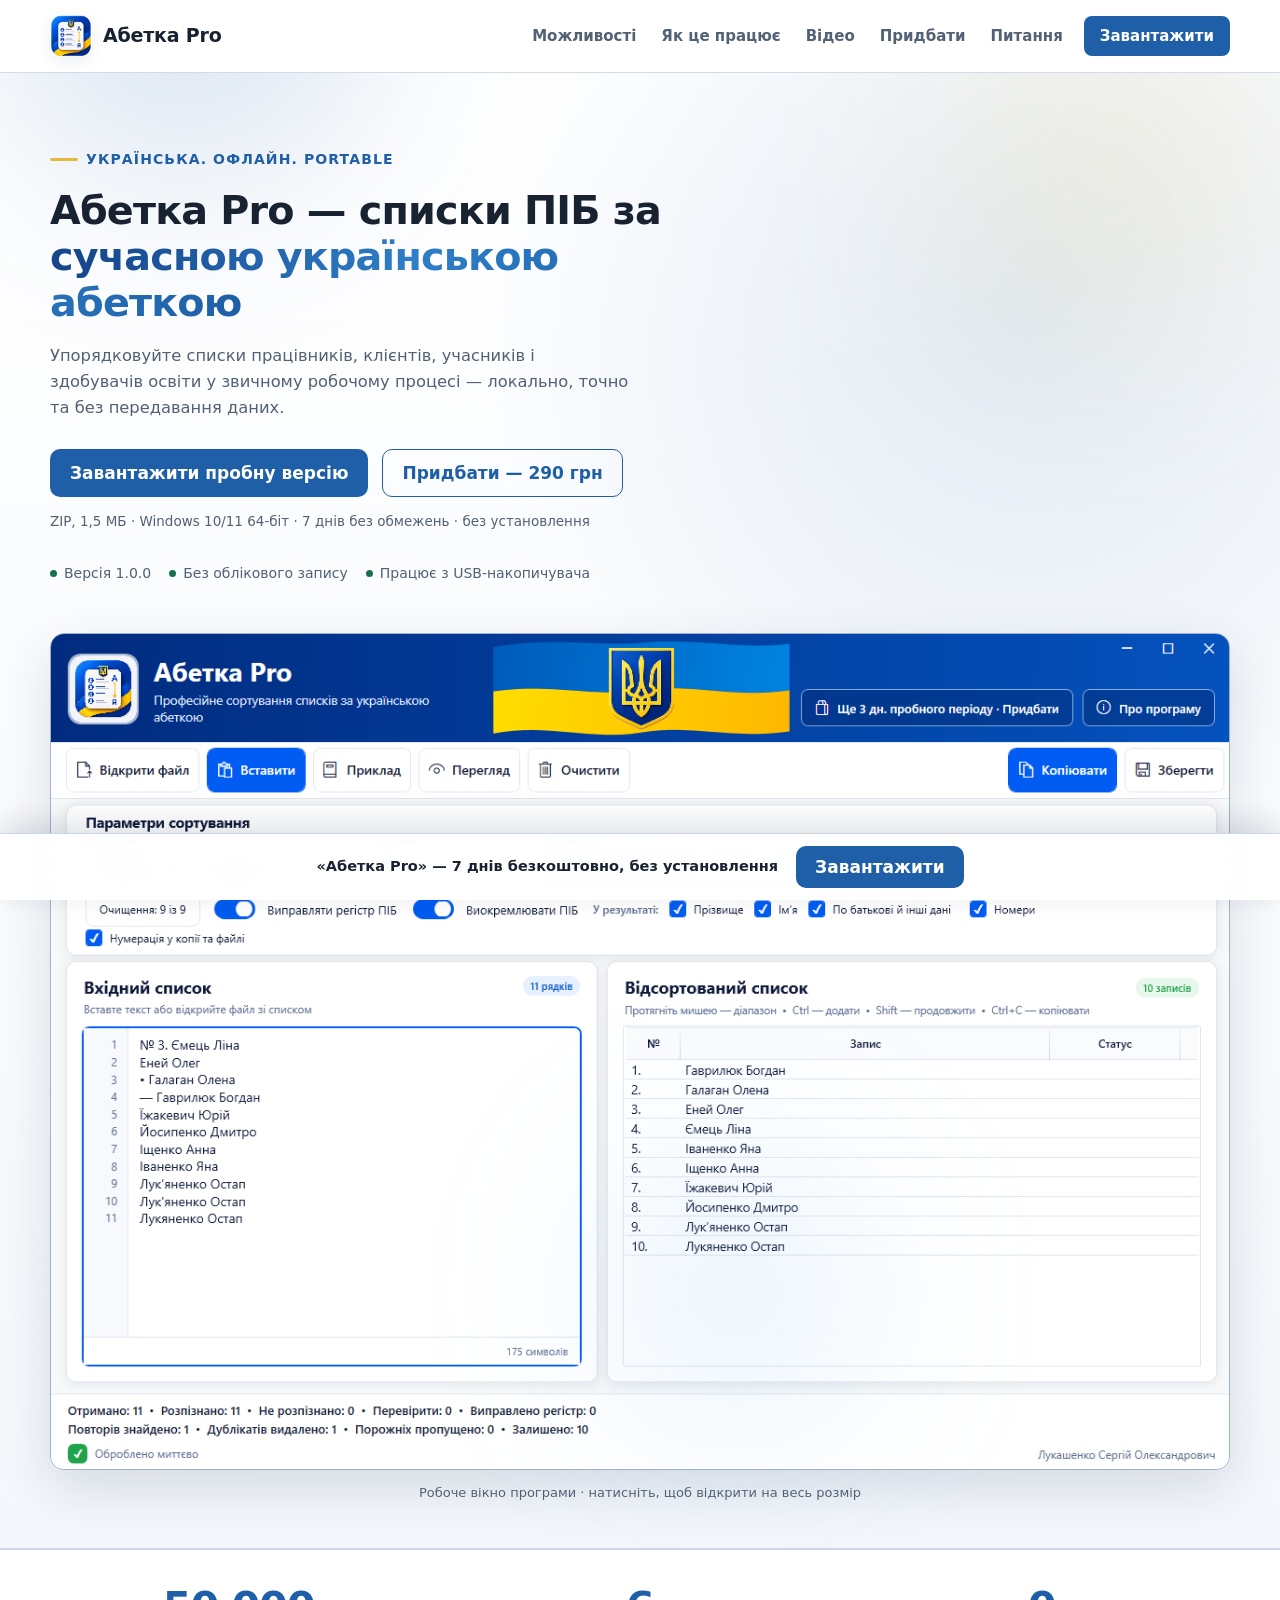
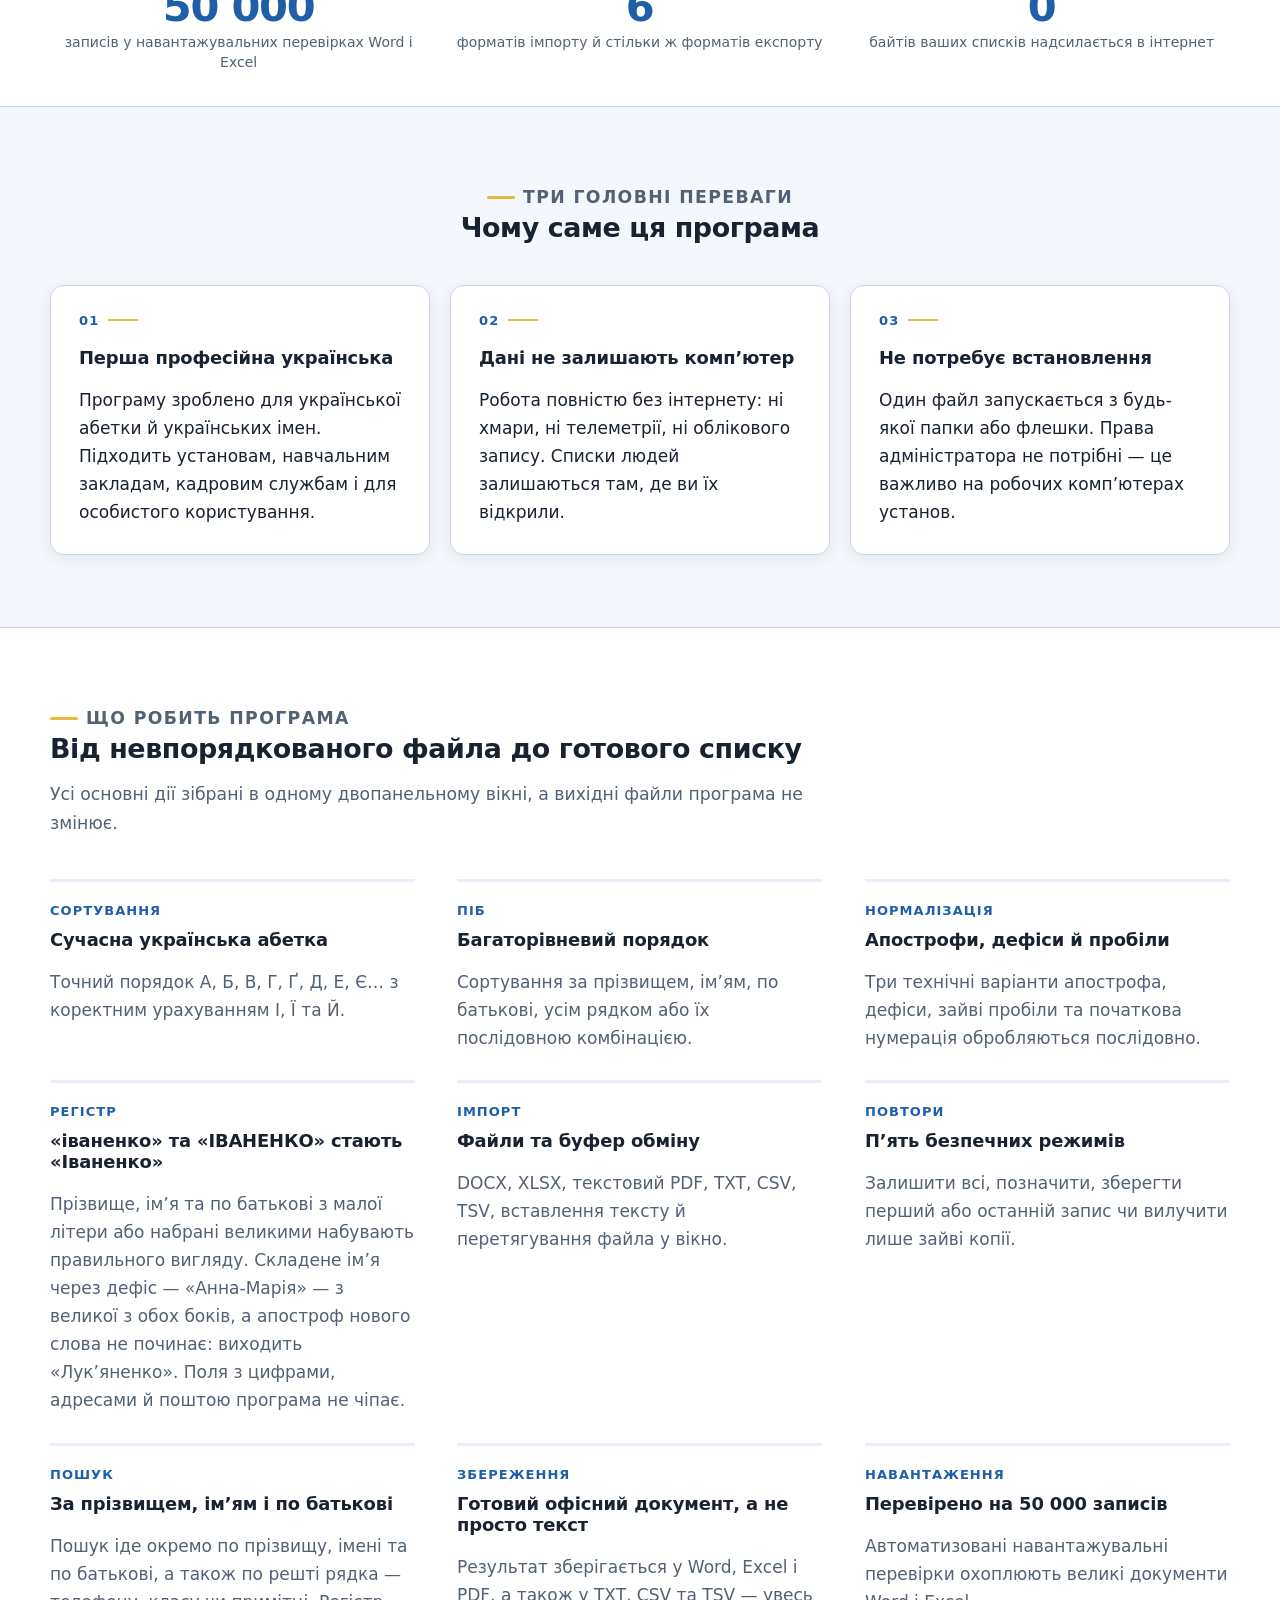
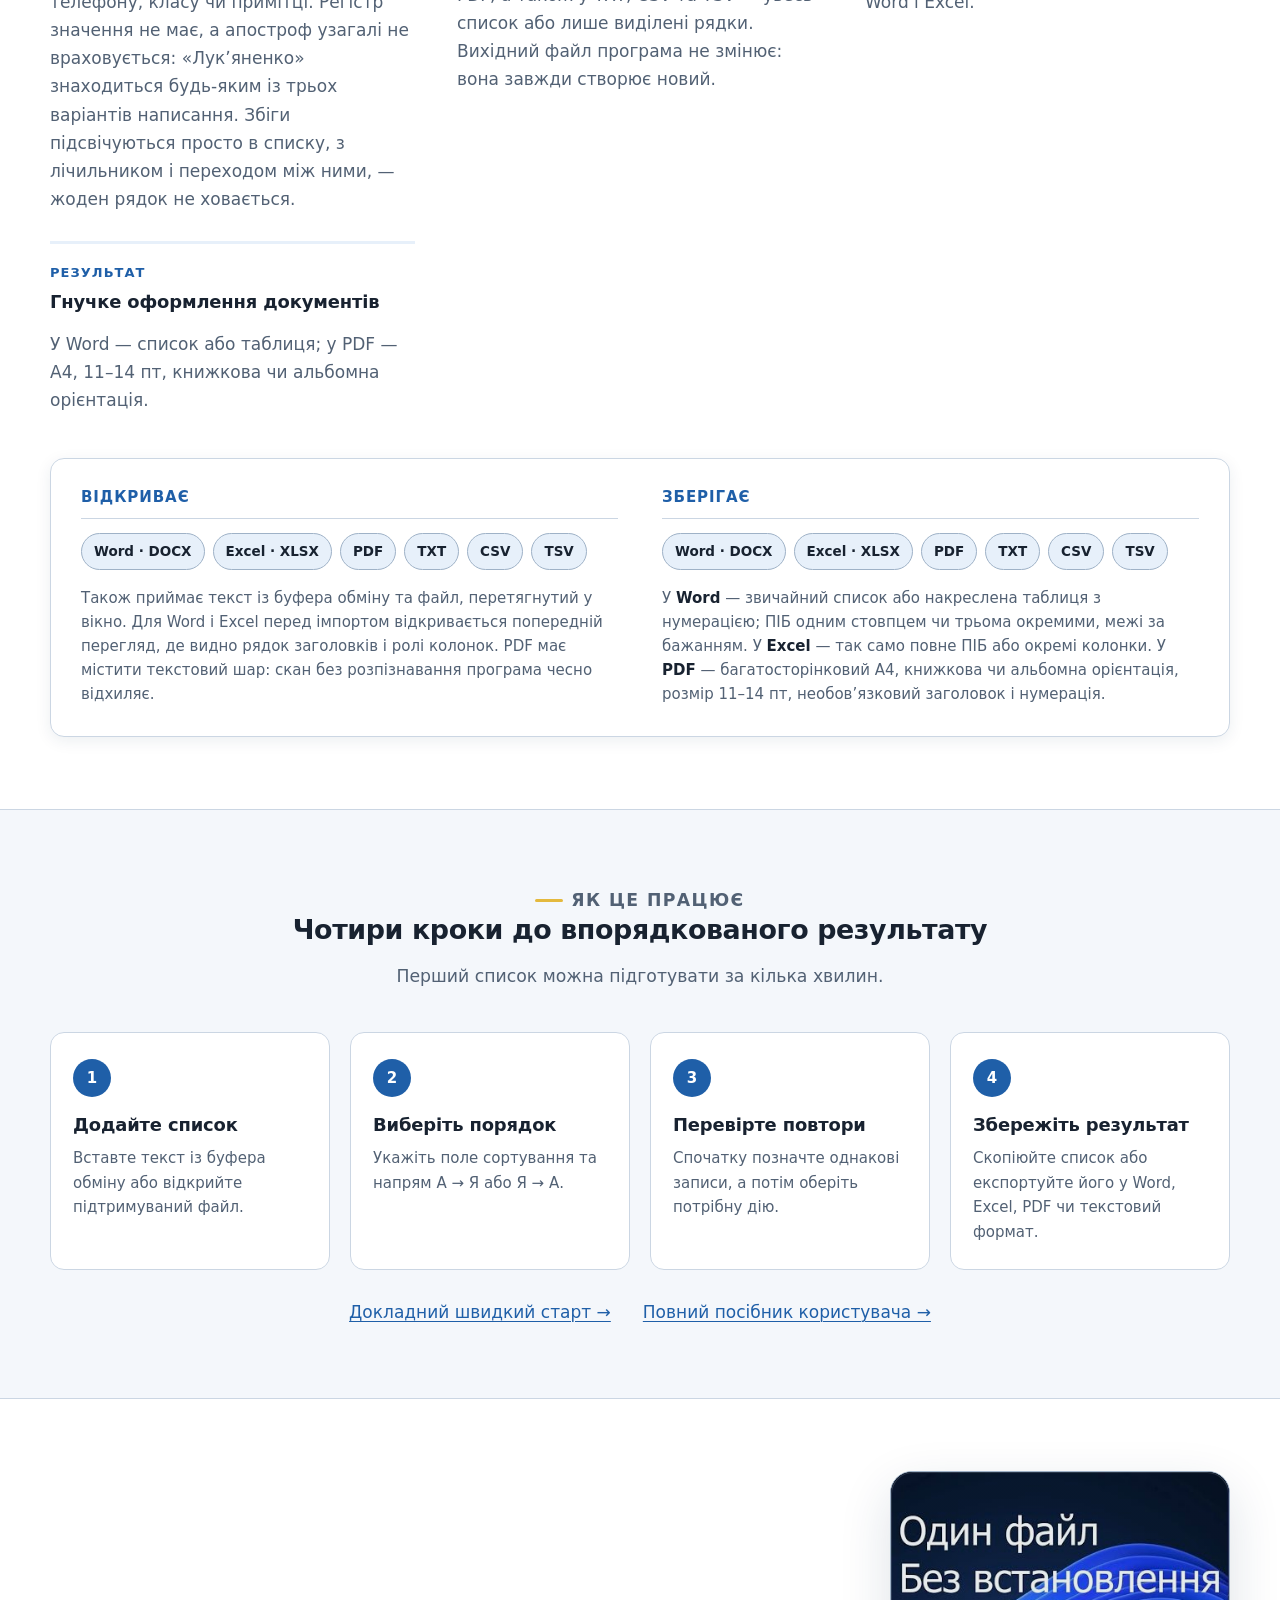
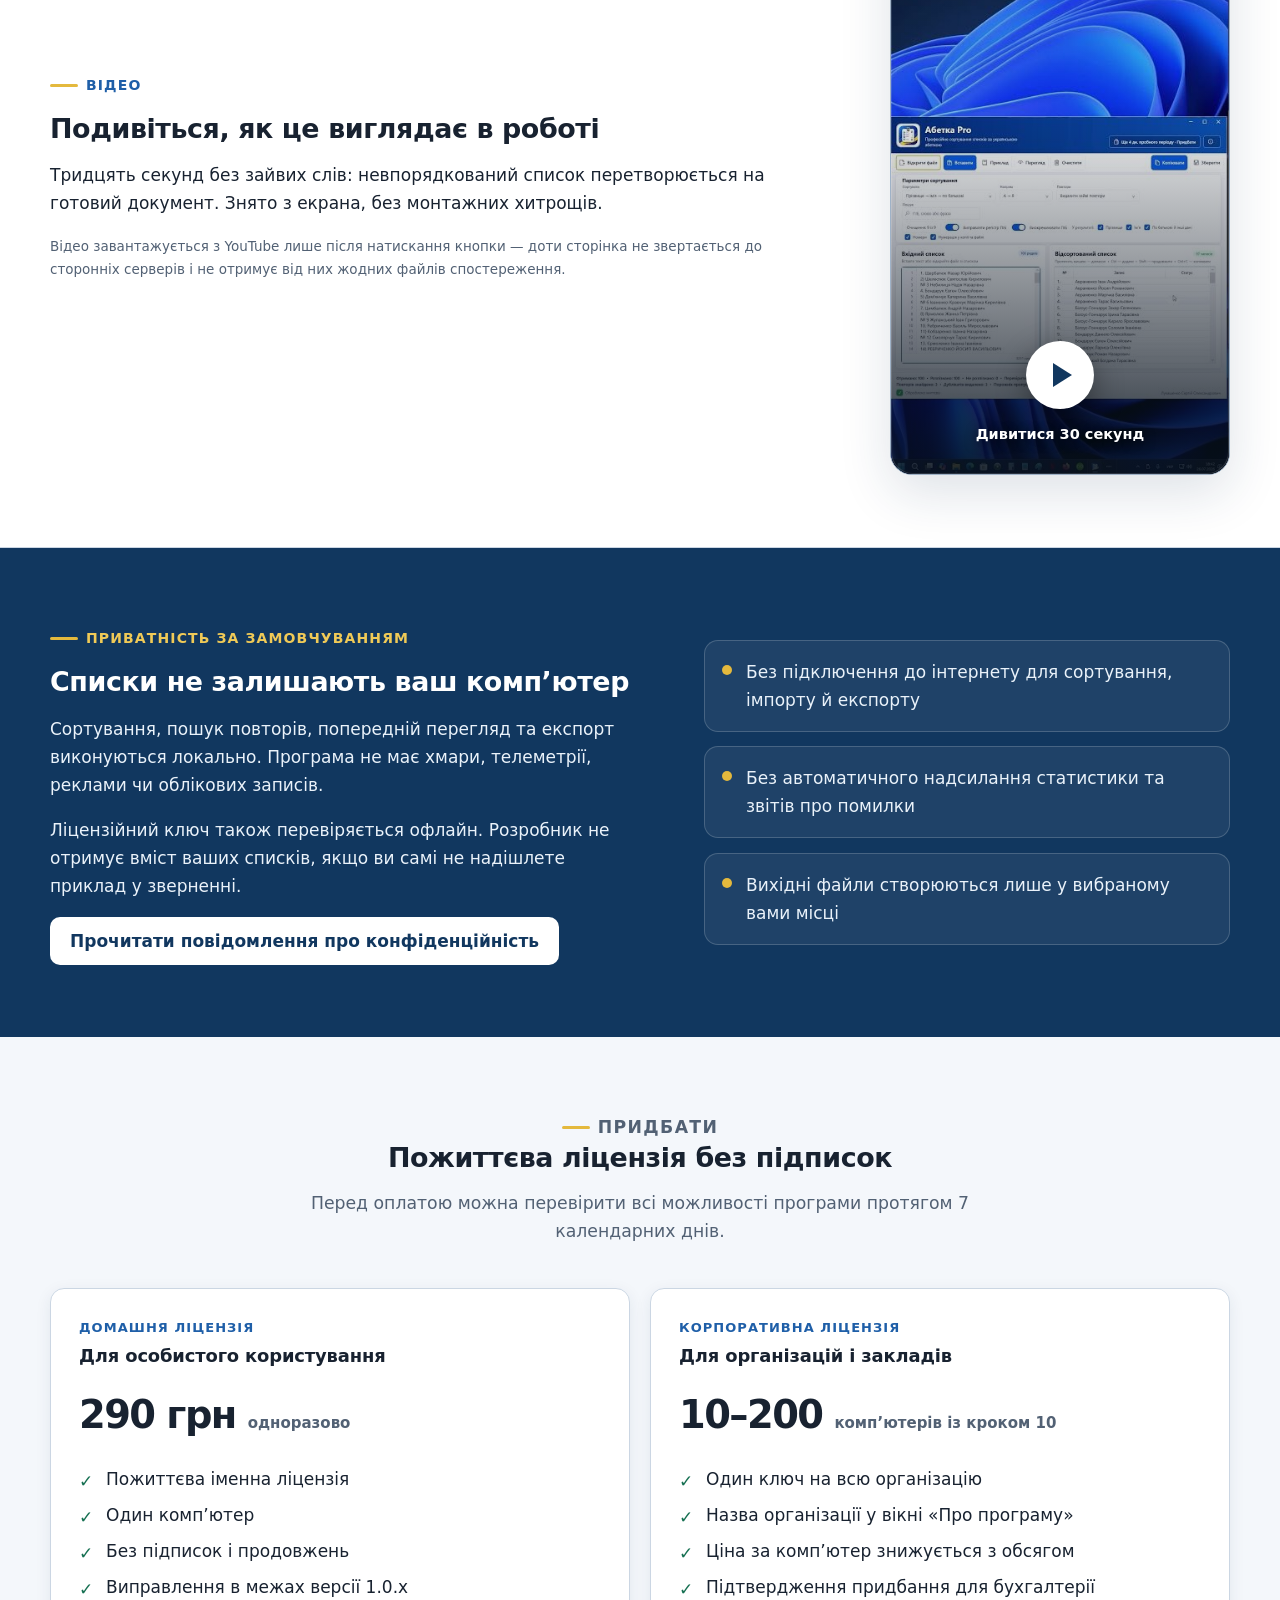
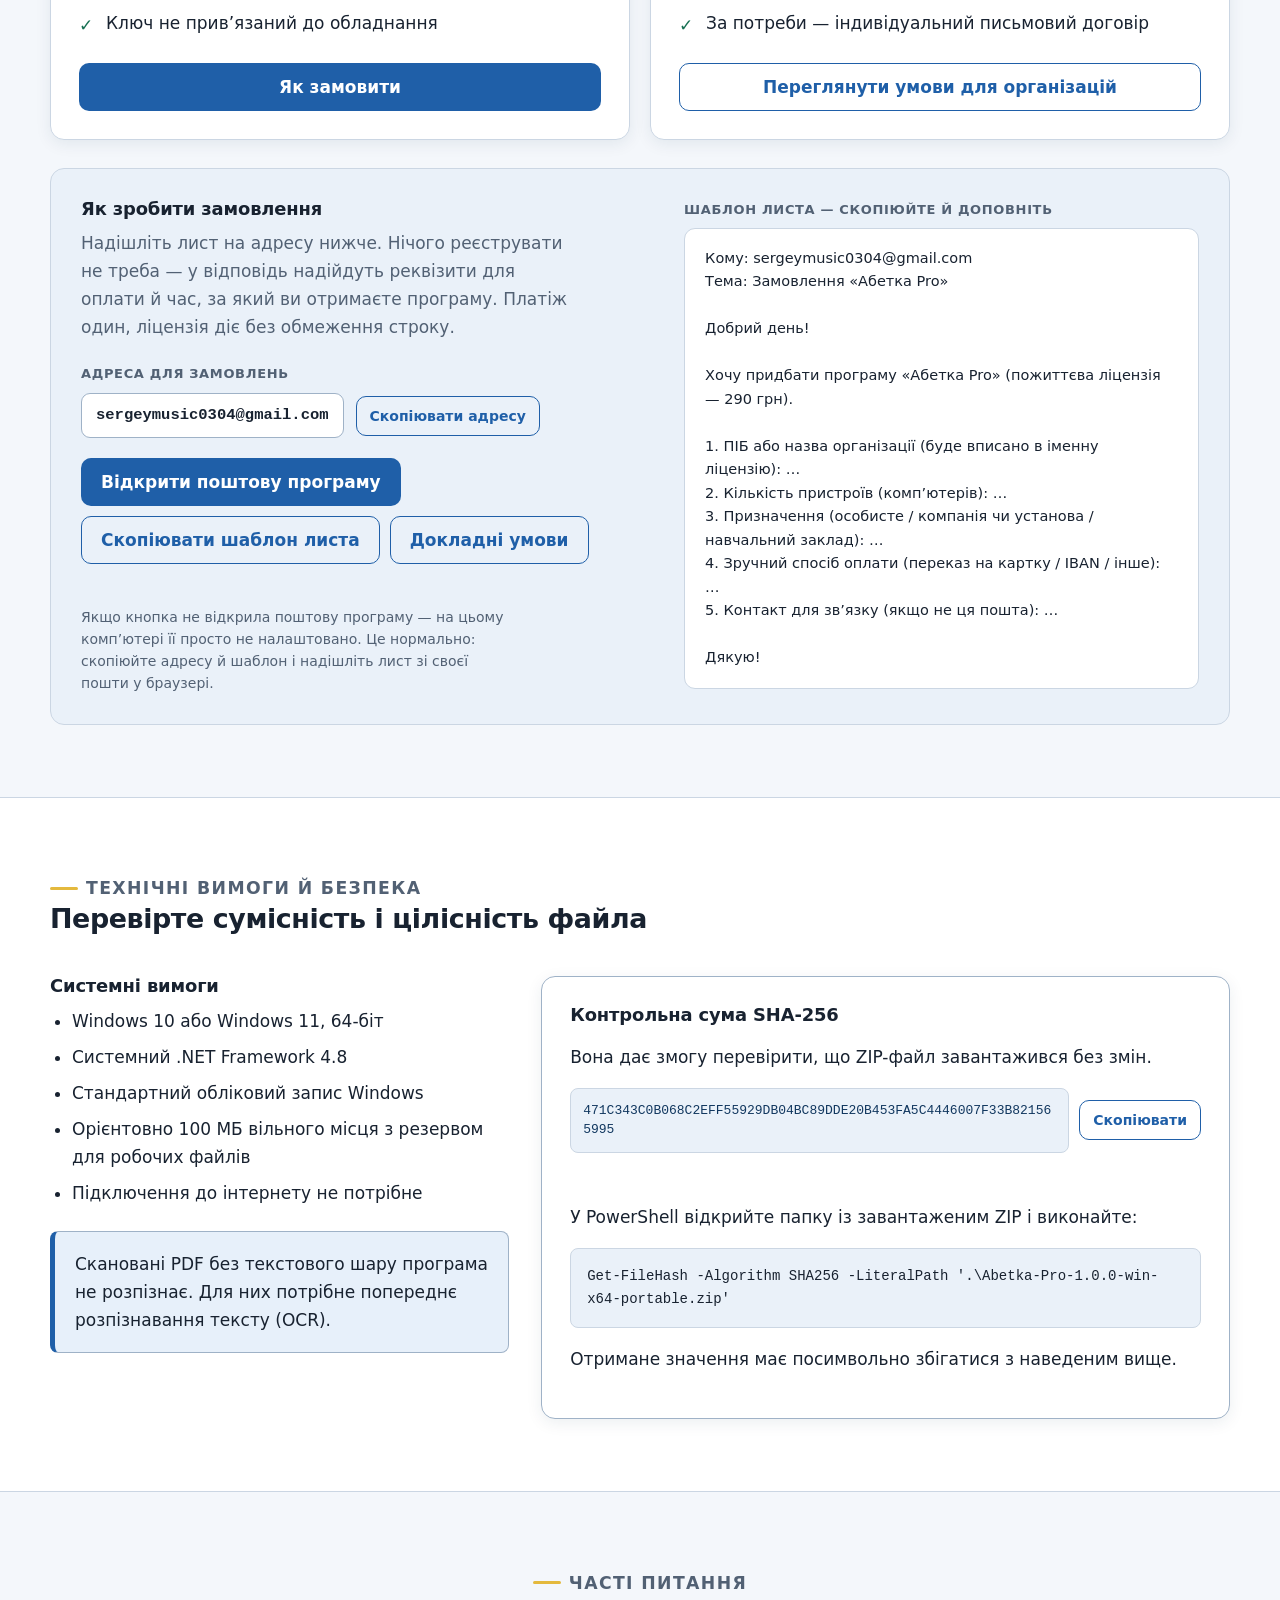
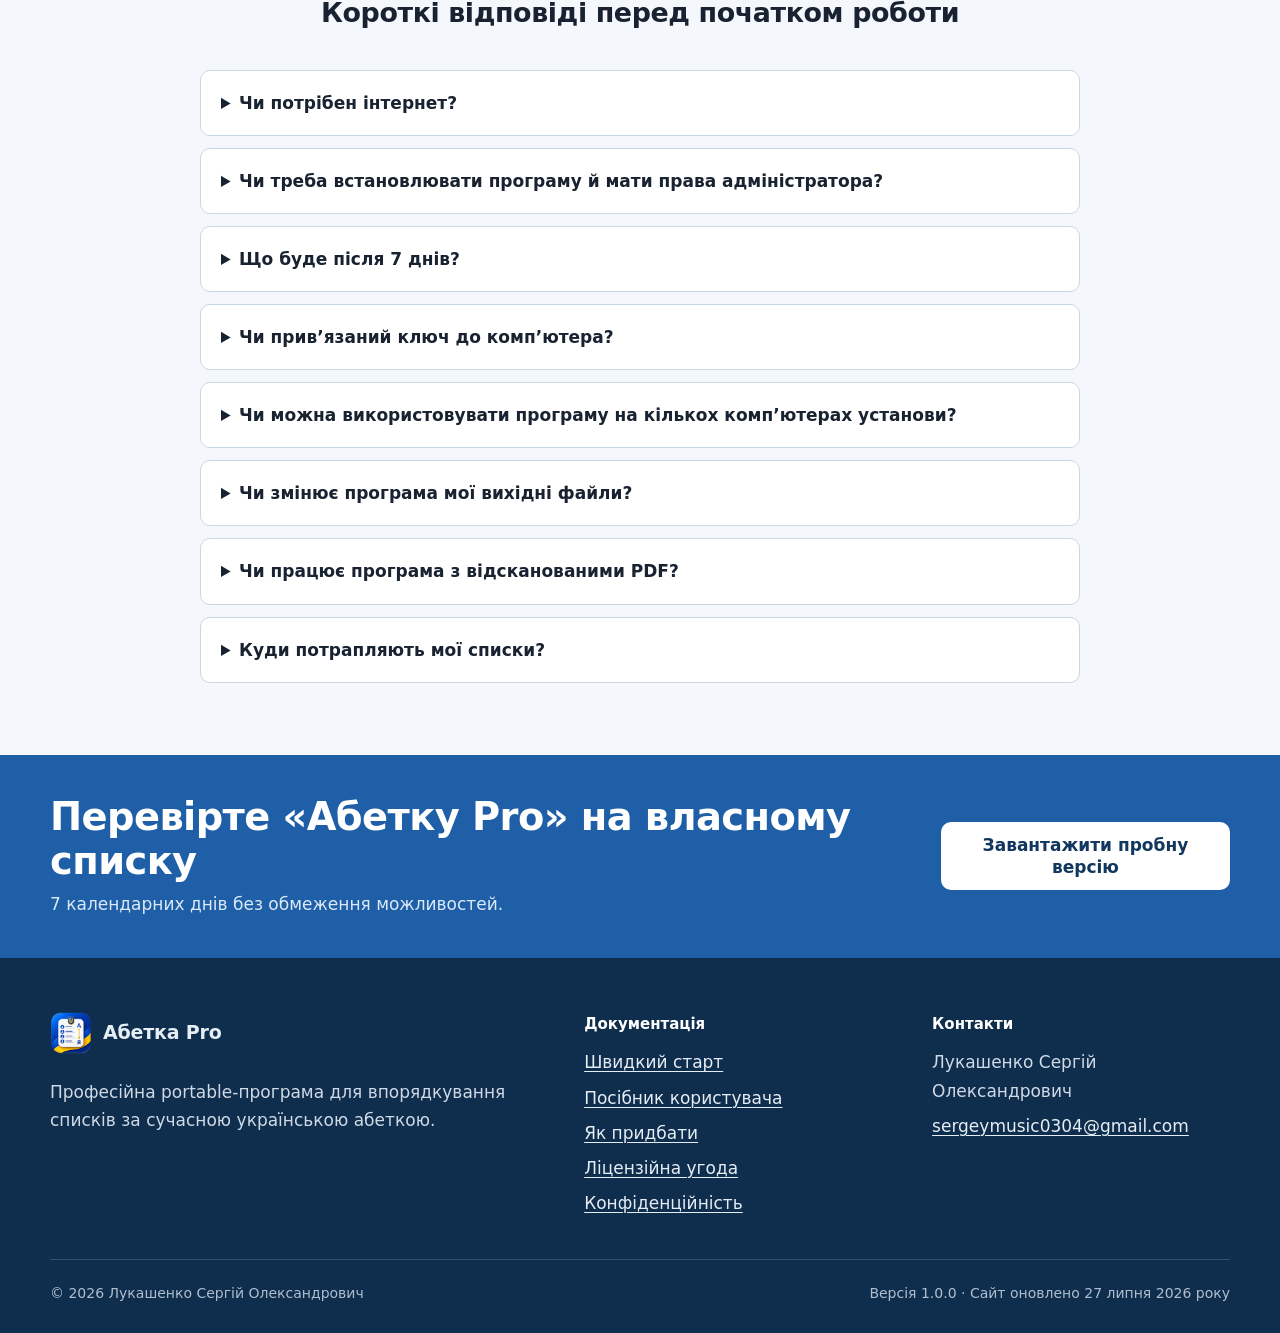
<file: index.html>
<!doctype html>
<html lang="uk">
  <head>
    <meta charset="utf-8">
    <meta name="viewport" content="width=device-width, initial-scale=1">
    <title>Абетка Pro — сортування списків за українською абеткою</title>
    <meta
      name="description"
      content="«Абетка Pro» упорядковує списки ПІБ за українською абеткою. Офлайн, без установлення, для Windows 10/11. Пробний період — 7 днів."
    >
    <link rel="canonical" href="https://serhii0304.github.io/abetka-pro-site/">
    <link rel="icon" href="images/favicon.ico" sizes="any">
    <link rel="icon" type="image/png" sizes="32x32" href="images/favicon-32.png">
    <link rel="icon" type="image/png" sizes="16x16" href="images/favicon-16.png">
    <link rel="apple-touch-icon" href="images/apple-touch-icon.png">
    <meta name="theme-color" content="#f4f7fb" media="(prefers-color-scheme: light)">
    <meta name="theme-color" content="#0d1722" media="(prefers-color-scheme: dark)">
    <meta name="author" content="Лукашенко Сергій Олександрович">
    <link rel="stylesheet" href="css/styles.css?v=6">
    <meta property="og:title" content="Абетка Pro — списки ПІБ за українською абеткою">
    <meta
      property="og:description"
      content="Професійна офлайн-програма для впорядкування списків. Portable, без установлення та прав адміністратора."
    >
    <meta property="og:image" content="https://serhii0304.github.io/abetka-pro-site/images/og-preview.png">
    <meta property="og:url" content="https://serhii0304.github.io/abetka-pro-site/">
    <meta property="og:type" content="website">
    <meta property="og:locale" content="uk_UA">
    <meta name="twitter:card" content="summary_large_image">
    <meta name="twitter:title" content="Абетка Pro — списки ПІБ за українською абеткою">
    <meta
      name="twitter:description"
      content="Професійна офлайн-програма для впорядкування списків. Portable, без установлення."
    >
    <meta name="twitter:image" content="https://serhii0304.github.io/abetka-pro-site/images/og-preview.png">
    <script type="application/ld+json">
      {
        "@context": "https://schema.org",
        "@type": "SoftwareApplication",
        "name": "Абетка Pro",
        "applicationCategory": "BusinessApplication",
        "operatingSystem": "Windows 10, Windows 11",
        "softwareVersion": "1.0.0",
        "description": "Portable-програма для впорядкування списків ПІБ та інших переліків за сучасною українською абеткою.",
        "offers": {
          "@type": "Offer",
          "price": "290",
          "priceCurrency": "UAH"
        },
        "author": {
          "@type": "Person",
          "name": "Лукашенко Сергій Олександрович"
        }
      }
    </script>
  </head>
  <body>
    <a class="skip-link" href="#main-content">Перейти до основного вмісту</a>

    <header class="site-header">
      <div class="container header-inner">
        <a class="brand" href="index.html" aria-label="Абетка Pro — головна сторінка">
          <img src="images/logo.png" width="42" height="42" alt="">
          <span>Абетка Pro</span>
        </a>
        <button
          class="menu-toggle"
          type="button"
          aria-label="Відкрити меню"
          aria-expanded="false"
          aria-controls="site-navigation"
          data-menu-toggle
        >
          <span class="menu-lines" aria-hidden="true"></span>
        </button>
        <nav class="site-nav" id="site-navigation" aria-label="Основна навігація" data-menu>
          <a href="#mozhlyvosti">Можливості</a>
          <a href="#yak-pratsiuie">Як це працює</a>
          <a href="#video">Відео</a>
          <a href="#prydbaty">Придбати</a>
          <a href="#pytannia">Питання</a>
          <a
            class="nav-download"
            href="https://github.com/Serhii0304/abetka-pro-site/releases/download/v1.0.0/Abetka-Pro-1.0.0-win-x64-portable.zip"
          >Завантажити</a>
        </nav>
      </div>
    </header>

    <main id="main-content">
      <section class="hero" aria-labelledby="hero-title">
        <div class="hero-aurora" aria-hidden="true"><span></span><span></span><span></span></div>
        <div class="container">
          <div class="hero-intro">
            <p class="eyebrow">Українська. Офлайн. Portable</p>
            <h1 id="hero-title">
              Абетка Pro — списки ПІБ за
              <span class="gradient-text">сучасною українською абеткою</span>
            </h1>
            <p class="hero-lead">
              Упорядковуйте списки працівників, клієнтів, учасників і здобувачів освіти
              у звичному робочому процесі — локально, точно та без передавання даних.
            </p>
            <div class="hero-actions">
              <a
                class="button"
                href="https://github.com/Serhii0304/abetka-pro-site/releases/download/v1.0.0/Abetka-Pro-1.0.0-win-x64-portable.zip"
              >Завантажити пробну версію</a>
              <a class="button button-secondary" href="#prydbaty">Придбати — 290 грн</a>
            </div>
            <p class="download-note">
              ZIP, 1,5 МБ · Windows 10/11 64-біт · 7 днів без обмежень · без установлення
            </p>
            <ul class="trust-line" aria-label="Коротко про програму">
              <li>Версія 1.0.0</li>
              <li>Без облікового запису</li>
              <li>Працює з USB-накопичувача</li>
            </ul>
          </div>

          <figure class="hero-figure">
            <a
              class="hero-shot"
              href="images/screenshots/01-golovne-vikno.png"
              aria-label="Відкрити знімок робочого вікна на весь розмір"
            >
              <img
                src="images/screenshots/01-golovne-vikno.png"
                width="1263"
                height="896"
                alt="Робоче вікно «Абетка Pro»: ліворуч вхідний список із нумерацією, маркерами й різними варіантами апострофа, праворуч той самий список, упорядкований за українською абеткою, з вилученими повторами"
              >
            </a>
            <figcaption class="visual-caption">
              Робоче вікно програми · натисніть, щоб відкрити на весь розмір
            </figcaption>
          </figure>
        </div>
      </section>

      <section class="stats-band" aria-label="Коротко в цифрах">
        <div class="container">
          <div class="stats-grid">
            <div data-reveal>
              <span class="stat-value" data-count-to="50000" data-count-format="space">50 000</span>
              <span class="stat-label">записів у навантажувальних перевірках Word і Excel</span>
            </div>
            <div data-reveal>
              <span class="stat-value" data-count-to="6">6</span>
              <span class="stat-label">форматів імпорту й стільки ж форматів експорту</span>
            </div>
            <div data-reveal>
              <span class="stat-value" data-count-to="0">0</span>
              <span class="stat-label">байтів ваших списків надсилається в інтернет</span>
            </div>
          </div>
        </div>
      </section>

      <section class="section" aria-labelledby="theses-title">
        <div class="container">
          <div class="section-heading centered">
            <p class="eyebrow">Три головні переваги</p>
            <h2 id="theses-title">Чому саме ця програма</h2>
          </div>
          <div class="cards cards-three">
            <article class="card thesis-card" data-reveal>
              <span class="thesis-number">01</span>
              <h3>Перша професійна українська</h3>
              <p>
                Програму зроблено для української абетки й українських імен. Підходить
                установам, навчальним закладам, кадровим службам і для особистого користування.
              </p>
            </article>
            <article class="card thesis-card" data-reveal>
              <span class="thesis-number">02</span>
              <h3>Дані не залишають комп’ютер</h3>
              <p>
                Робота повністю без інтернету: ні хмари, ні телеметрії, ні облікового запису.
                Списки людей залишаються там, де ви їх відкрили.
              </p>
            </article>
            <article class="card thesis-card" data-reveal>
              <span class="thesis-number">03</span>
              <h3>Не потребує встановлення</h3>
              <p>
                Один файл запускається з будь-якої папки або флешки. Права адміністратора
                не потрібні — це важливо на робочих комп’ютерах установ.
              </p>
            </article>
          </div>
        </div>
      </section>

      <section class="section section-alt" id="mozhlyvosti" aria-labelledby="features-title">
        <div class="container">
          <div class="section-heading">
            <p class="eyebrow">Що робить програма</p>
            <h2 id="features-title">Від невпорядкованого файла до готового списку</h2>
            <p>Усі основні дії зібрані в одному двопанельному вікні, а вихідні файли програма не змінює.</p>
          </div>
          <div class="feature-grid">
            <article class="feature" data-reveal>
              <p class="feature-tag">Сортування</p>
              <h3>Сучасна українська абетка</h3>
              <p>Точний порядок А, Б, В, Г, Ґ, Д, Е, Є… з коректним урахуванням І, Ї та Й.</p>
            </article>
            <article class="feature" data-reveal>
              <p class="feature-tag">ПІБ</p>
              <h3>Багаторівневий порядок</h3>
              <p>Сортування за прізвищем, ім’ям, по батькові, усім рядком або їх послідовною комбінацією.</p>
            </article>
            <article class="feature" data-reveal>
              <p class="feature-tag">Нормалізація</p>
              <h3>Апострофи, дефіси й пробіли</h3>
              <p>Три технічні варіанти апострофа, дефіси, зайві пробіли та початкова нумерація обробляються послідовно.</p>
            </article>
            <article class="feature" data-reveal>
              <p class="feature-tag">Регістр</p>
              <h3>«іваненко» та «ІВАНЕНКО» стають «Іваненко»</h3>
              <p>
                Прізвище, ім’я та по батькові з малої літери або набрані великими
                набувають правильного вигляду. Складене ім’я через дефіс — «Анна-Марія» —
                з великої з обох боків, а апостроф нового слова не починає: виходить
                «Лук’яненко». Поля з цифрами, адресами й поштою програма не чіпає.
              </p>
            </article>
            <article class="feature" data-reveal>
              <p class="feature-tag">Імпорт</p>
              <h3>Файли та буфер обміну</h3>
              <p>DOCX, XLSX, текстовий PDF, TXT, CSV, TSV, вставлення тексту й перетягування файла у вікно.</p>
            </article>
            <article class="feature" data-reveal>
              <p class="feature-tag">Повтори</p>
              <h3>П’ять безпечних режимів</h3>
              <p>Залишити всі, позначити, зберегти перший або останній запис чи вилучити лише зайві копії.</p>
            </article>
            <article class="feature" data-reveal>
              <p class="feature-tag">Пошук</p>
              <h3>За прізвищем, ім’ям і по батькові</h3>
              <p>
                Пошук іде окремо по прізвищу, імені та по батькові, а також по решті
                рядка — телефону, класу чи примітці. Регістр значення не має, а апостроф
                узагалі не враховується: «Лукʼяненко» знаходиться будь-яким із трьох
                варіантів написання. Збіги підсвічуються просто в списку, з лічильником
                і переходом між ними, — жоден рядок не ховається.
              </p>
            </article>
            <article class="feature" data-reveal>
              <p class="feature-tag">Збереження</p>
              <h3>Готовий офісний документ, а не просто текст</h3>
              <p>
                Результат зберігається у Word, Excel і PDF, а також у TXT, CSV та TSV —
                увесь список або лише виділені рядки. Вихідний файл програма не змінює:
                вона завжди створює новий.
              </p>
            </article>
            <article class="feature" data-reveal>
              <p class="feature-tag">Навантаження</p>
              <h3>Перевірено на 50 000 записів</h3>
              <p>Автоматизовані навантажувальні перевірки охоплюють великі документи Word і Excel.</p>
            </article>
            <article class="feature" data-reveal>
              <p class="feature-tag">Результат</p>
              <h3>Гнучке оформлення документів</h3>
              <p>У Word — список або таблиця; у PDF — A4, 11–14 пт, книжкова чи альбомна орієнтація.</p>
            </article>
          </div>

          <div class="formats" id="formaty" data-reveal>
            <div class="formats-column">
              <h3>Відкриває</h3>
              <ul class="format-chips">
                <li>Word · DOCX</li>
                <li>Excel · XLSX</li>
                <li>PDF</li>
                <li>TXT</li>
                <li>CSV</li>
                <li>TSV</li>
              </ul>
              <p>
                Також приймає текст із буфера обміну та файл, перетягнутий у вікно.
                Для Word і Excel перед імпортом відкривається попередній перегляд, де
                видно рядок заголовків і ролі колонок. PDF має містити текстовий шар:
                скан без розпізнавання програма чесно відхиляє.
              </p>
            </div>
            <div class="formats-column">
              <h3>Зберігає</h3>
              <ul class="format-chips">
                <li>Word · DOCX</li>
                <li>Excel · XLSX</li>
                <li>PDF</li>
                <li>TXT</li>
                <li>CSV</li>
                <li>TSV</li>
              </ul>
              <p>
                У <strong>Word</strong> — звичайний список або накреслена таблиця з
                нумерацією; ПІБ одним стовпцем чи трьома окремими, межі за бажанням.
                У <strong>Excel</strong> — так само повне ПІБ або окремі колонки.
                У <strong>PDF</strong> — багатосторінковий A4, книжкова чи альбомна
                орієнтація, розмір 11–14 пт, необов’язковий заголовок і нумерація.
              </p>
            </div>
          </div>
        </div>
      </section>

      <section class="section" id="yak-pratsiuie" aria-labelledby="steps-title">
        <div class="container">
          <div class="section-heading centered">
            <p class="eyebrow">Як це працює</p>
            <h2 id="steps-title">Чотири кроки до впорядкованого результату</h2>
            <p>Перший список можна підготувати за кілька хвилин.</p>
          </div>
          <ol class="steps">
            <li class="step" data-reveal>
              <h3>Додайте список</h3>
              <p>Вставте текст із буфера обміну або відкрийте підтримуваний файл.</p>
            </li>
            <li class="step" data-reveal>
              <h3>Виберіть порядок</h3>
              <p>Укажіть поле сортування та напрям А → Я або Я → А.</p>
            </li>
            <li class="step" data-reveal>
              <h3>Перевірте повтори</h3>
              <p>Спочатку позначте однакові записи, а потім оберіть потрібну дію.</p>
            </li>
            <li class="step" data-reveal>
              <h3>Збережіть результат</h3>
              <p>Скопіюйте список або експортуйте його у Word, Excel, PDF чи текстовий формат.</p>
            </li>
          </ol>
          <p class="section-more">
            <a href="shvydkyi-start.html">Докладний швидкий старт →</a>
            <a href="posibnyk.html">Повний посібник користувача →</a>
          </p>
        </div>
      </section>

      <section class="section section-alt" id="video" aria-labelledby="video-title">
        <div class="container video-layout">
          <div data-reveal>
            <p class="eyebrow">Відео</p>
            <h2 id="video-title">Подивіться, як це виглядає в роботі</h2>
            <p>
              Тридцять секунд без зайвих слів: невпорядкований список перетворюється
              на готовий документ. Знято з екрана, без монтажних хитрощів.
            </p>
            <p class="video-note">
              Відео завантажується з YouTube лише після натискання кнопки — доти сторінка
              не звертається до сторонніх серверів і не отримує від них жодних файлів
              спостереження.
            </p>
          </div>
          <div data-reveal>
            <div class="video-frame" id="video-frame" data-video-id="F944pUe8kNw">
              <img
                src="images/video-oblozhka.jpg"
                width="405"
                height="720"
                alt="Кадр із відео: вікно «Абетка Pro» з написом «Один файл. Без встановлення»"
                loading="lazy"
              >
              <button class="video-play" type="button" data-video-play aria-label="Відтворити відео про «Абетка Pro» (30 секунд)">
                <span class="video-play-caption">Дивитися 30 секунд</span>
                <span class="video-play-circle" aria-hidden="true"></span>
              </button>
            </div>
          </div>
        </div>
      </section>

      <!-- ГАЛЕРЕЯ ЗНІМКІВ ЕКРАНА ПОКИ ПРИХОВАНА.
           Причина: у папці images/screenshots лежать графічні заготовки, а не реальні
           кадри програми. Показувати їх відвідувачам не варто.

           ЩОБ УВІМКНУТИ РОЗДІЛ: покладіть чотири знімки 02–05 у images/screenshots
           з тими самими назвами (див. images/screenshots/README.md) і приберіть
           слово hidden у рядку нижче. Більше нічого змінювати не потрібно.
           Знімок 01 уже справжній — він показаний у шапці сторінки. -->
      <section class="section section-alt" id="znimky" aria-labelledby="screenshots-title" hidden>
        <div class="container">
          <div class="section-heading">
            <p class="eyebrow">Знімки екрана</p>
            <h2 id="screenshots-title">Робочий процес без зайвих кроків</h2>
            <p>Головне вікно показано вище, у шапці сторінки. Тут — окремі етапи роботи.</p>
          </div>
          <div class="screenshot-grid">
            <figure class="screenshot-card">
              <div class="screenshot-frame">
                <img
                  class="screenshot-image"
                  src="images/screenshots/02-import-word.png"
                  width="1600"
                  height="900"
                  alt="Вікно структурованого імпорту таблиці Word"
                  loading="lazy"
                >
              </div>
              <figcaption>Структурований імпорт документа Word</figcaption>
            </figure>
            <figure class="screenshot-card">
              <div class="screenshot-frame">
                <img
                  class="screenshot-image"
                  src="images/screenshots/03-povtory.png"
                  width="1600"
                  height="900"
                  alt="Повторювані записи, позначені у відсортованому списку"
                  loading="lazy"
                >
              </div>
              <figcaption>Перевірка й безпечна обробка повторів</figcaption>
            </figure>
            <figure class="screenshot-card">
              <div class="screenshot-frame">
                <img
                  class="screenshot-image"
                  src="images/screenshots/04-poshuk.png"
                  width="1600"
                  height="900"
                  alt="Живий пошук у списку з підсвічуванням збігів"
                  loading="lazy"
                >
              </div>
              <figcaption>Живий пошук без фільтрації списку</figcaption>
            </figure>
            <figure class="screenshot-card">
              <div class="screenshot-frame">
                <img
                  class="screenshot-image"
                  src="images/screenshots/05-eksport.png"
                  width="1600"
                  height="900"
                  alt="Вікно налаштування експорту у Word, Excel або PDF"
                  loading="lazy"
                >
              </div>
              <figcaption>Кероване оформлення вихідного документа</figcaption>
            </figure>
          </div>
        </div>
      </section>

      <section class="section section-dark" id="konfidencijnist" aria-labelledby="privacy-title">
        <div class="container privacy-layout">
          <div>
            <p class="eyebrow">Приватність за замовчуванням</p>
            <h2 id="privacy-title">Списки не залишають ваш комп’ютер</h2>
            <p>
              Сортування, пошук повторів, попередній перегляд та експорт виконуються
              локально. Програма не має хмари, телеметрії, реклами чи облікових записів.
            </p>
            <p>
              Ліцензійний ключ також перевіряється офлайн. Розробник не отримує вміст
              ваших списків, якщо ви самі не надішлете приклад у зверненні.
            </p>
            <a class="button button-light" href="konfidencijnist.html">Прочитати повідомлення про конфіденційність</a>
          </div>
          <div class="privacy-points">
            <div class="privacy-point" data-reveal><p>Без підключення до інтернету для сортування, імпорту й експорту</p></div>
            <div class="privacy-point" data-reveal><p>Без автоматичного надсилання статистики та звітів про помилки</p></div>
            <div class="privacy-point" data-reveal><p>Вихідні файли створюються лише у вибраному вами місці</p></div>
          </div>
        </div>
      </section>

      <section class="section" id="prydbaty" aria-labelledby="purchase-title">
        <div class="container">
          <div class="section-heading centered">
            <p class="eyebrow">Придбати</p>
            <h2 id="purchase-title">Пожиттєва ліцензія без підписок</h2>
            <p>Перед оплатою можна перевірити всі можливості програми протягом 7 календарних днів.</p>
          </div>
          <div class="cards cards-two">
            <article class="card price-card" data-reveal>
              <p class="price-label">Домашня ліцензія</p>
              <h3>Для особистого користування</h3>
              <p class="price">290 грн <small>одноразово</small></p>
              <ul class="check-list">
                <li>Пожиттєва іменна ліцензія</li>
                <li>Один комп’ютер</li>
                <li>Без підписок і продовжень</li>
                <li>Виправлення в межах версії 1.0.x</li>
                <li>Ключ не прив’язаний до обладнання</li>
              </ul>
              <a class="button" href="#zamovlennia">Як замовити</a>
            </article>
            <article class="card price-card" data-reveal>
              <p class="price-label">Корпоративна ліцензія</p>
              <h3>Для організацій і закладів</h3>
              <p class="price">10–200 <small>комп’ютерів із кроком 10</small></p>
              <ul class="check-list">
                <li>Один ключ на всю організацію</li>
                <li>Назва організації у вікні «Про програму»</li>
                <li>Ціна за комп’ютер знижується з обсягом</li>
                <li>Підтвердження придбання для бухгалтерії</li>
                <li>За потреби — індивідуальний письмовий договір</li>
              </ul>
              <a class="button button-secondary" href="yak-prydbaty.html#korporatyvna">Переглянути умови для організацій</a>
            </article>
          </div>

          <div class="order-panel" id="zamovlennia">
            <div class="order-main">
              <h3>Як зробити замовлення</h3>
              <p class="order-lead">
                Надішліть лист на адресу нижче. Нічого реєструвати не треба — у відповідь
                надійдуть реквізити для оплати й час, за який ви отримаєте програму.
                Платіж один, ліцензія діє без обмеження строку.
              </p>

              <p class="order-label">Адреса для замовлень</p>
              <div class="order-email-row">
                <code class="order-email" id="order-email">sergeymusic0304@gmail.com</code>
                <button
                  class="button button-secondary button-small"
                  type="button"
                  data-copy-target="#order-email"
                  data-copy-status="#order-copy-status"
                >Скопіювати адресу</button>
              </div>

              <div class="order-actions">
                <a
                  class="button"
                  href="mailto:sergeymusic0304@gmail.com?subject=%D0%97%D0%B0%D0%BC%D0%BE%D0%B2%D0%BB%D0%B5%D0%BD%D0%BD%D1%8F%20%C2%AB%D0%90%D0%B1%D0%B5%D1%82%D0%BA%D0%B0%20Pro%C2%BB"
                >Відкрити поштову програму</a>
                <button
                  class="button button-secondary"
                  type="button"
                  data-copy-target="#order-template"
                  data-copy-status="#order-copy-status"
                >Скопіювати шаблон листа</button>
                <a class="button button-secondary" href="yak-prydbaty.html">Докладні умови</a>
              </div>
              <p class="copy-status" id="order-copy-status" aria-live="polite"></p>

              <p class="order-hint">
                Якщо кнопка не відкрила поштову програму — на цьому комп’ютері її просто
                не налаштовано. Це нормально: скопіюйте адресу й шаблон і надішліть лист
                зі своєї пошти у браузері.
              </p>
            </div>

            <div class="order-template-block">
              <p class="order-label">Шаблон листа — скопіюйте й доповніть</p>
              <pre id="order-template">Кому: sergeymusic0304@gmail.com
Тема: Замовлення «Абетка Pro»

Добрий день!

Хочу придбати програму «Абетка Pro» (пожиттєва ліцензія — 290 грн).

1. ПІБ або назва організації (буде вписано в іменну ліцензію): …
2. Кількість пристроїв (комп’ютерів): …
3. Призначення (особисте / компанія чи установа / навчальний заклад): …
4. Зручний спосіб оплати (переказ на картку / IBAN / інше): …
5. Контакт для зв’язку (якщо не ця пошта): …

Дякую!</pre>
            </div>
          </div>
        </div>
      </section>

      <section class="section section-alt" id="vymohy" aria-labelledby="requirements-title">
        <div class="container">
          <div class="section-heading">
            <p class="eyebrow">Технічні вимоги й безпека</p>
            <h2 id="requirements-title">Перевірте сумісність і цілісність файла</h2>
          </div>
          <div class="technical-grid">
            <div>
              <h3>Системні вимоги</h3>
              <ul class="requirements">
                <li>Windows 10 або Windows 11, 64-біт</li>
                <li>Системний .NET Framework 4.8</li>
                <li>Стандартний обліковий запис Windows</li>
                <li>Орієнтовно 100 МБ вільного місця з резервом для робочих файлів</li>
                <li>Підключення до інтернету не потрібне</li>
              </ul>
              <p class="notice">
                Скановані PDF без текстового шару програма не розпізнає. Для них потрібне
                попереднє розпізнавання тексту (OCR).
              </p>
            </div>
            <div class="checksum-box">
              <h3>Контрольна сума SHA-256</h3>
              <p>Вона дає змогу перевірити, що ZIP-файл завантажився без змін.</p>
              <div class="checksum-row">
                <code class="checksum-code" id="sha256-value">471C343C0B068C2EFF55929DB04BC89DDE20B453FA5C4446007F33B821565995</code>
                <button
                  class="button button-secondary button-small"
                  type="button"
                  data-copy-target="#sha256-value"
                  data-copy-status="#sha-copy-status"
                >Скопіювати</button>
              </div>
              <p class="copy-status" id="sha-copy-status" aria-live="polite"></p>
              <p>У PowerShell відкрийте папку із завантаженим ZIP і виконайте:</p>
              <code class="command">Get-FileHash -Algorithm SHA256 -LiteralPath '.\Abetka-Pro-1.0.0-win-x64-portable.zip'</code>
              <p>Отримане значення має посимвольно збігатися з наведеним вище.</p>
            </div>
          </div>
        </div>
      </section>

      <section class="section" id="pytannia" aria-labelledby="faq-title">
        <div class="container">
          <div class="section-heading centered">
            <p class="eyebrow">Часті питання</p>
            <h2 id="faq-title">Короткі відповіді перед початком роботи</h2>
          </div>
          <div class="faq-list">
            <details>
              <summary>Чи потрібен інтернет?</summary>
              <p>Ні. Сортування, імпорт, пошук, експорт і перевірка ключа виконуються локально.</p>
            </details>
            <details>
              <summary>Чи треба встановлювати програму й мати права адміністратора?</summary>
              <p>Ні. Розпакуйте ZIP і запустіть EXE. Права адміністратора не потрібні.</p>
            </details>
            <details>
              <summary>Що буде після 7 днів?</summary>
              <p>Дії програми блокуються до активації ліцензійного ключа. Упродовж пробного періоду можливості не обмежені.</p>
            </details>
            <details>
              <summary>Чи прив’язаний ключ до комп’ютера?</summary>
              <p>Ні. Після заміни техніки або перевстановлення Windows введіть свій ключ знову.</p>
            </details>
            <details>
              <summary>Чи можна використовувати програму на кількох комп’ютерах установи?</summary>
              <p>Так, для 10–200 комп’ютерів передбачена корпоративна ліцензія з одним ключем на організацію.</p>
            </details>
            <details>
              <summary>Чи змінює програма мої вихідні файли?</summary>
              <p>Ні. Вихідні DOCX, XLSX і PDF відкриваються лише для читання, а результат зберігається в новий файл.</p>
            </details>
            <details>
              <summary>Чи працює програма з відсканованими PDF?</summary>
              <p>Ні. PDF повинен мати текстовий шар; програма не виконує OCR і чесно повідомляє про скан.</p>
            </details>
            <details>
              <summary>Куди потрапляють мої списки?</summary>
              <p>Нікуди: вони залишаються на вашому комп’ютері. Програма не має телеметрії, хмари чи функції надсилання списків.</p>
            </details>
          </div>
        </div>
      </section>

      <section class="cta-band" aria-labelledby="final-cta-title">
        <div class="container cta-inner">
          <div>
            <h2 id="final-cta-title">Перевірте «Абетку Pro» на власному списку</h2>
            <p>7 календарних днів без обмеження можливостей.</p>
          </div>
          <a
            class="button button-light"
            href="https://github.com/Serhii0304/abetka-pro-site/releases/download/v1.0.0/Abetka-Pro-1.0.0-win-x64-portable.zip"
          >Завантажити пробну версію</a>
        </div>
      </section>
    </main>

    <footer class="site-footer">
      <div class="container">
        <div class="footer-grid">
          <div>
            <a class="brand footer-brand" href="index.html">
              <img src="images/logo.png" width="42" height="42" alt="">
              <span>Абетка Pro</span>
            </a>
            <p class="footer-summary">
              Професійна portable-програма для впорядкування списків за сучасною українською абеткою.
            </p>
          </div>
          <div>
            <p class="footer-title">Документація</p>
            <ul class="footer-links">
              <li><a href="shvydkyi-start.html">Швидкий старт</a></li>
              <li><a href="posibnyk.html">Посібник користувача</a></li>
              <li><a href="yak-prydbaty.html">Як придбати</a></li>
              <li><a href="licenziia.html">Ліцензійна угода</a></li>
              <li><a href="konfidencijnist.html">Конфіденційність</a></li>
            </ul>
          </div>
          <div>
            <p class="footer-title">Контакти</p>
            <ul class="footer-links">
              <li>Лукашенко Сергій Олександрович</li>
              <li><a href="mailto:sergeymusic0304@gmail.com">sergeymusic0304@gmail.com</a></li>
            </ul>
          </div>
        </div>
        <div class="footer-bottom">
          <span>© 2026 Лукашенко Сергій Олександрович</span>
          <span>Версія 1.0.0 · Сайт оновлено 27 липня 2026 року</span>
        </div>
      </div>
    </footer>

    <div class="sticky-cta" data-sticky-cta hidden>
      <p>«Абетка Pro» — 7 днів безкоштовно, без установлення</p>
      <a
        class="button"
        href="https://github.com/Serhii0304/abetka-pro-site/releases/download/v1.0.0/Abetka-Pro-1.0.0-win-x64-portable.zip"
      >Завантажити</a>
    </div>

    <script src="js/main.js?v=6"></script>
  </body>
</html>
</file>
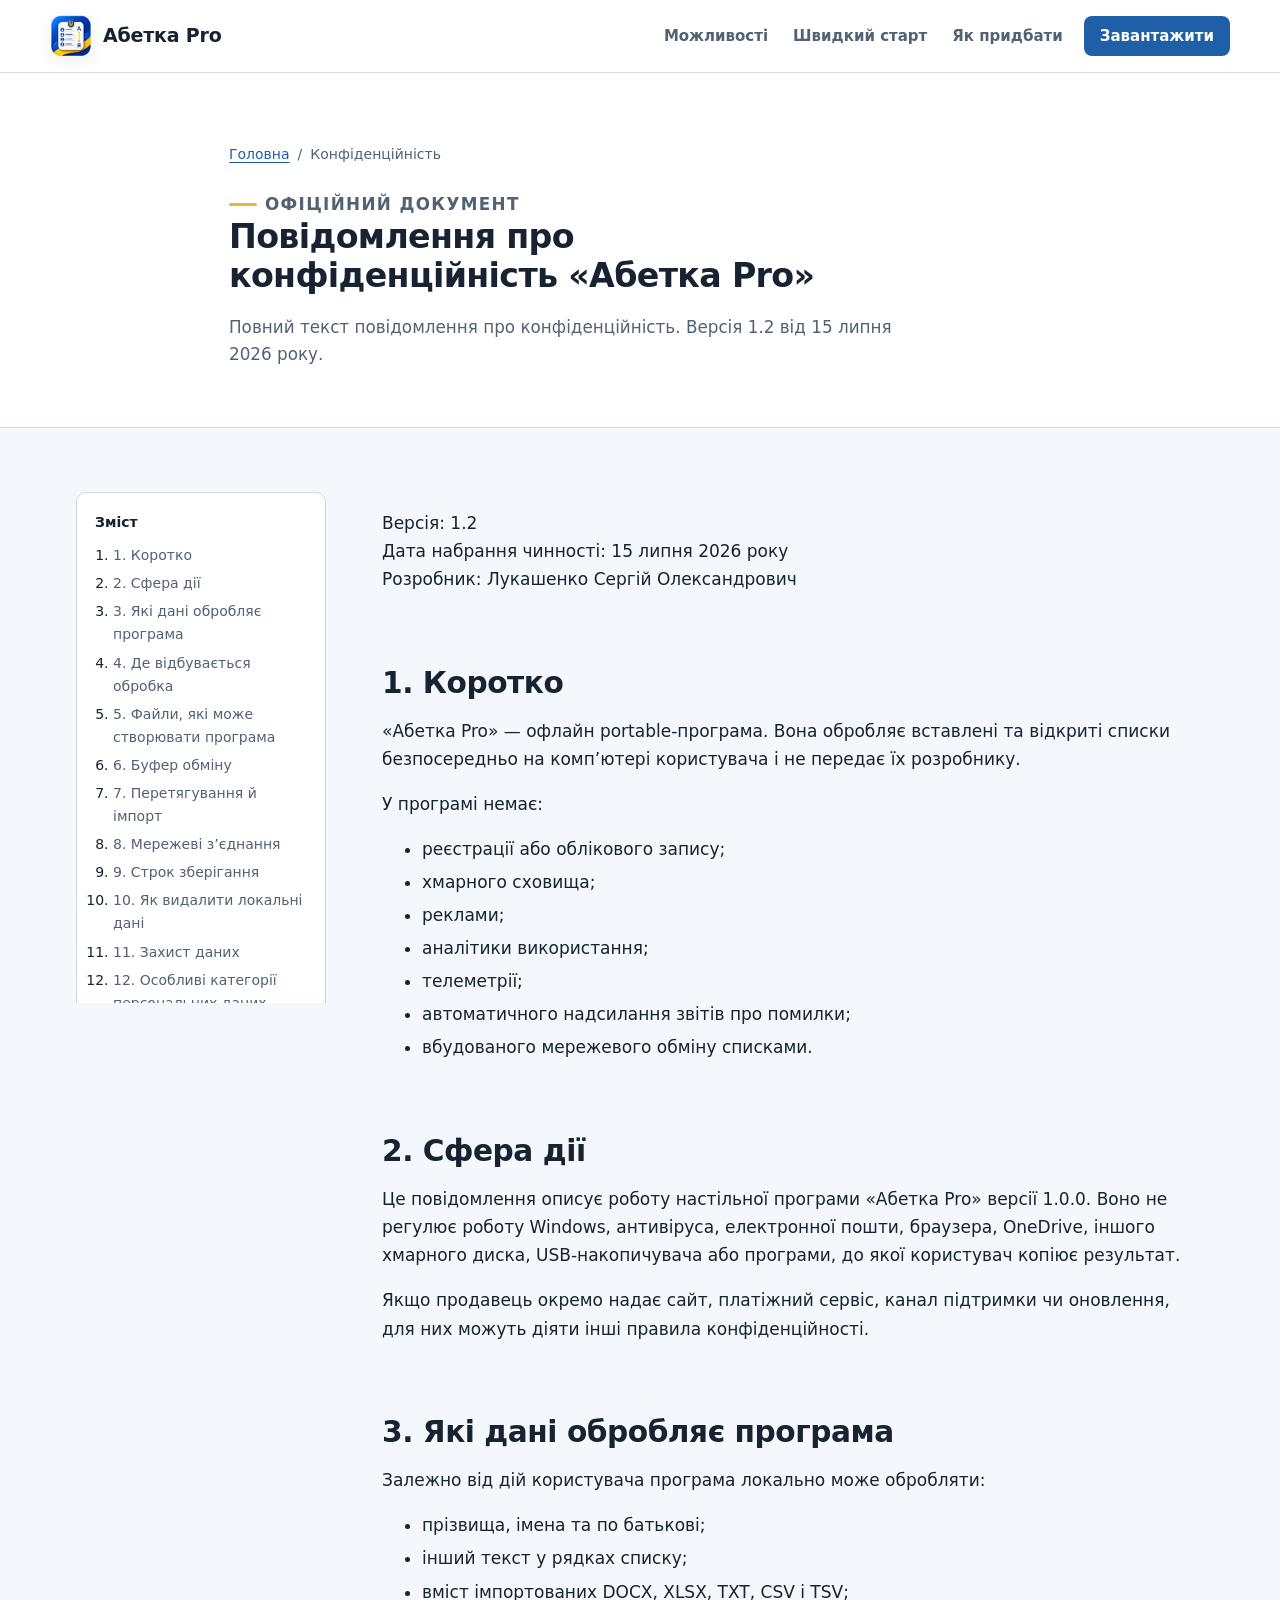
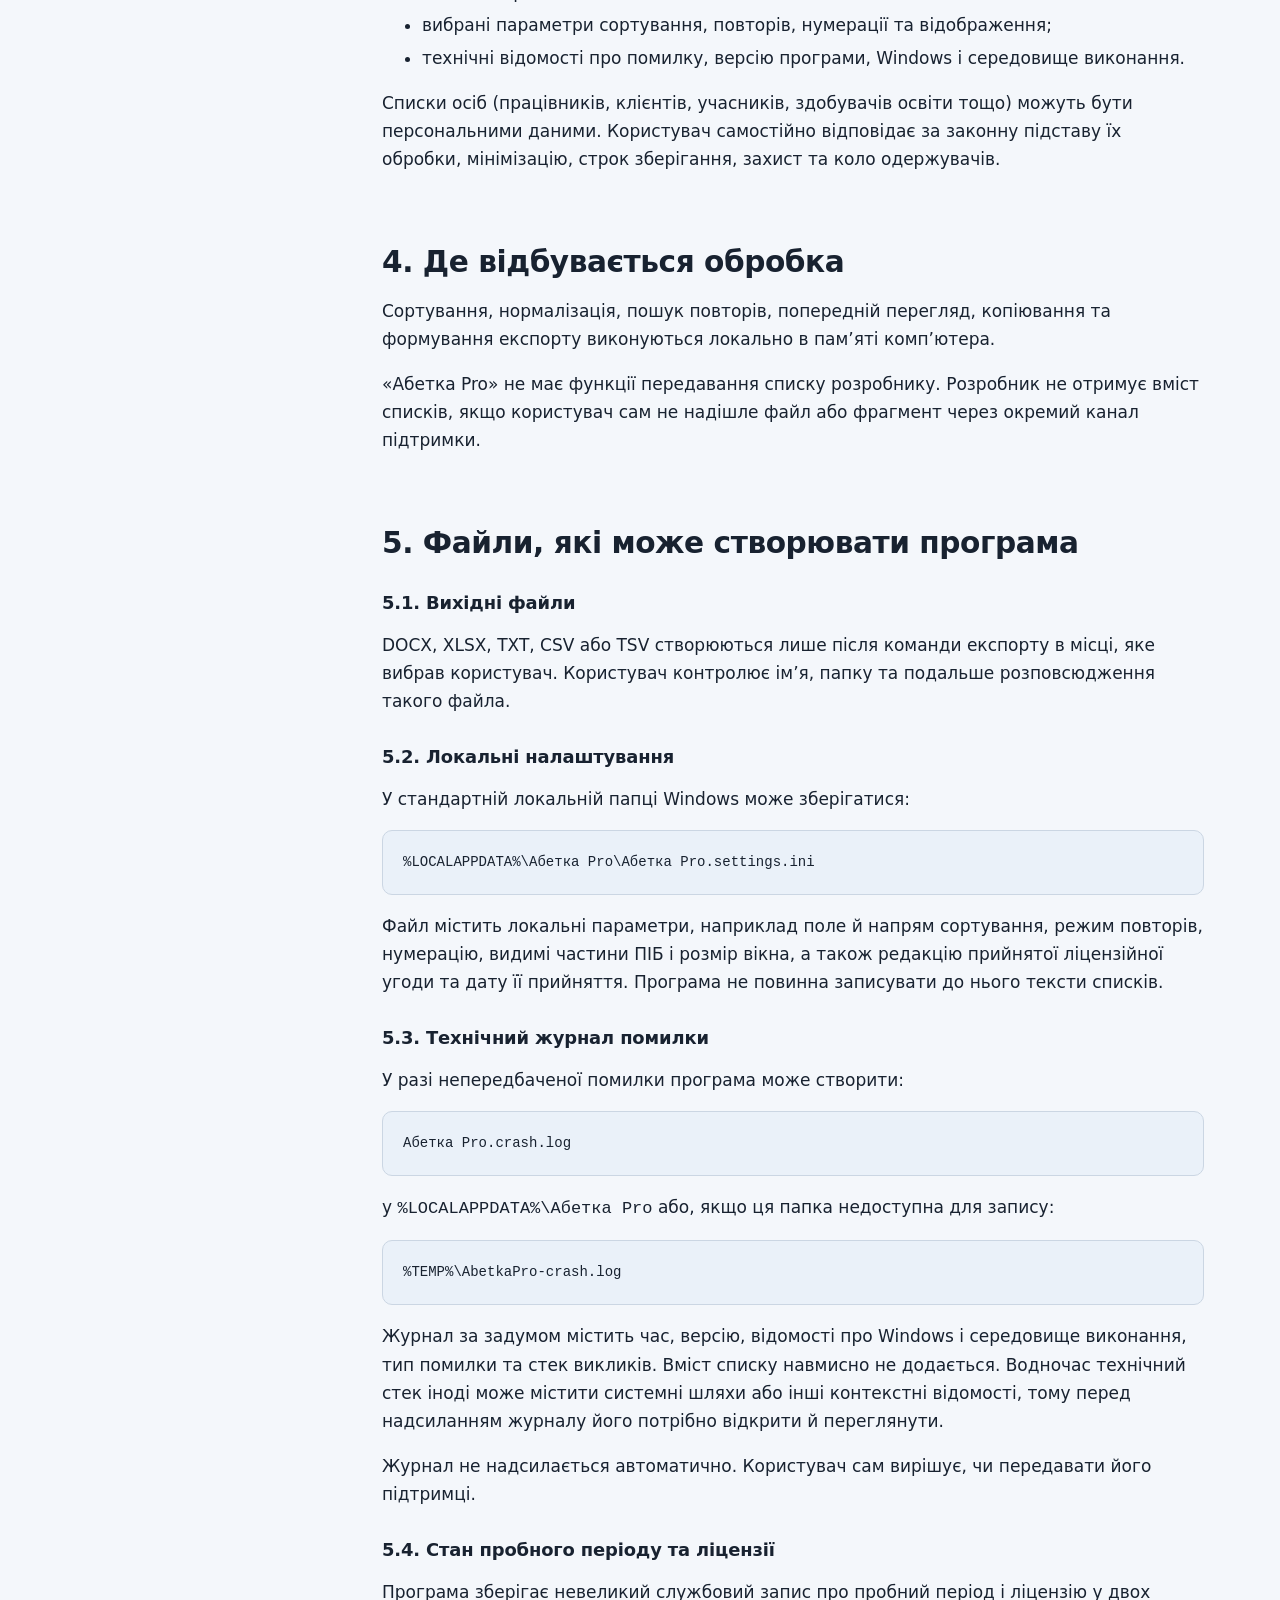
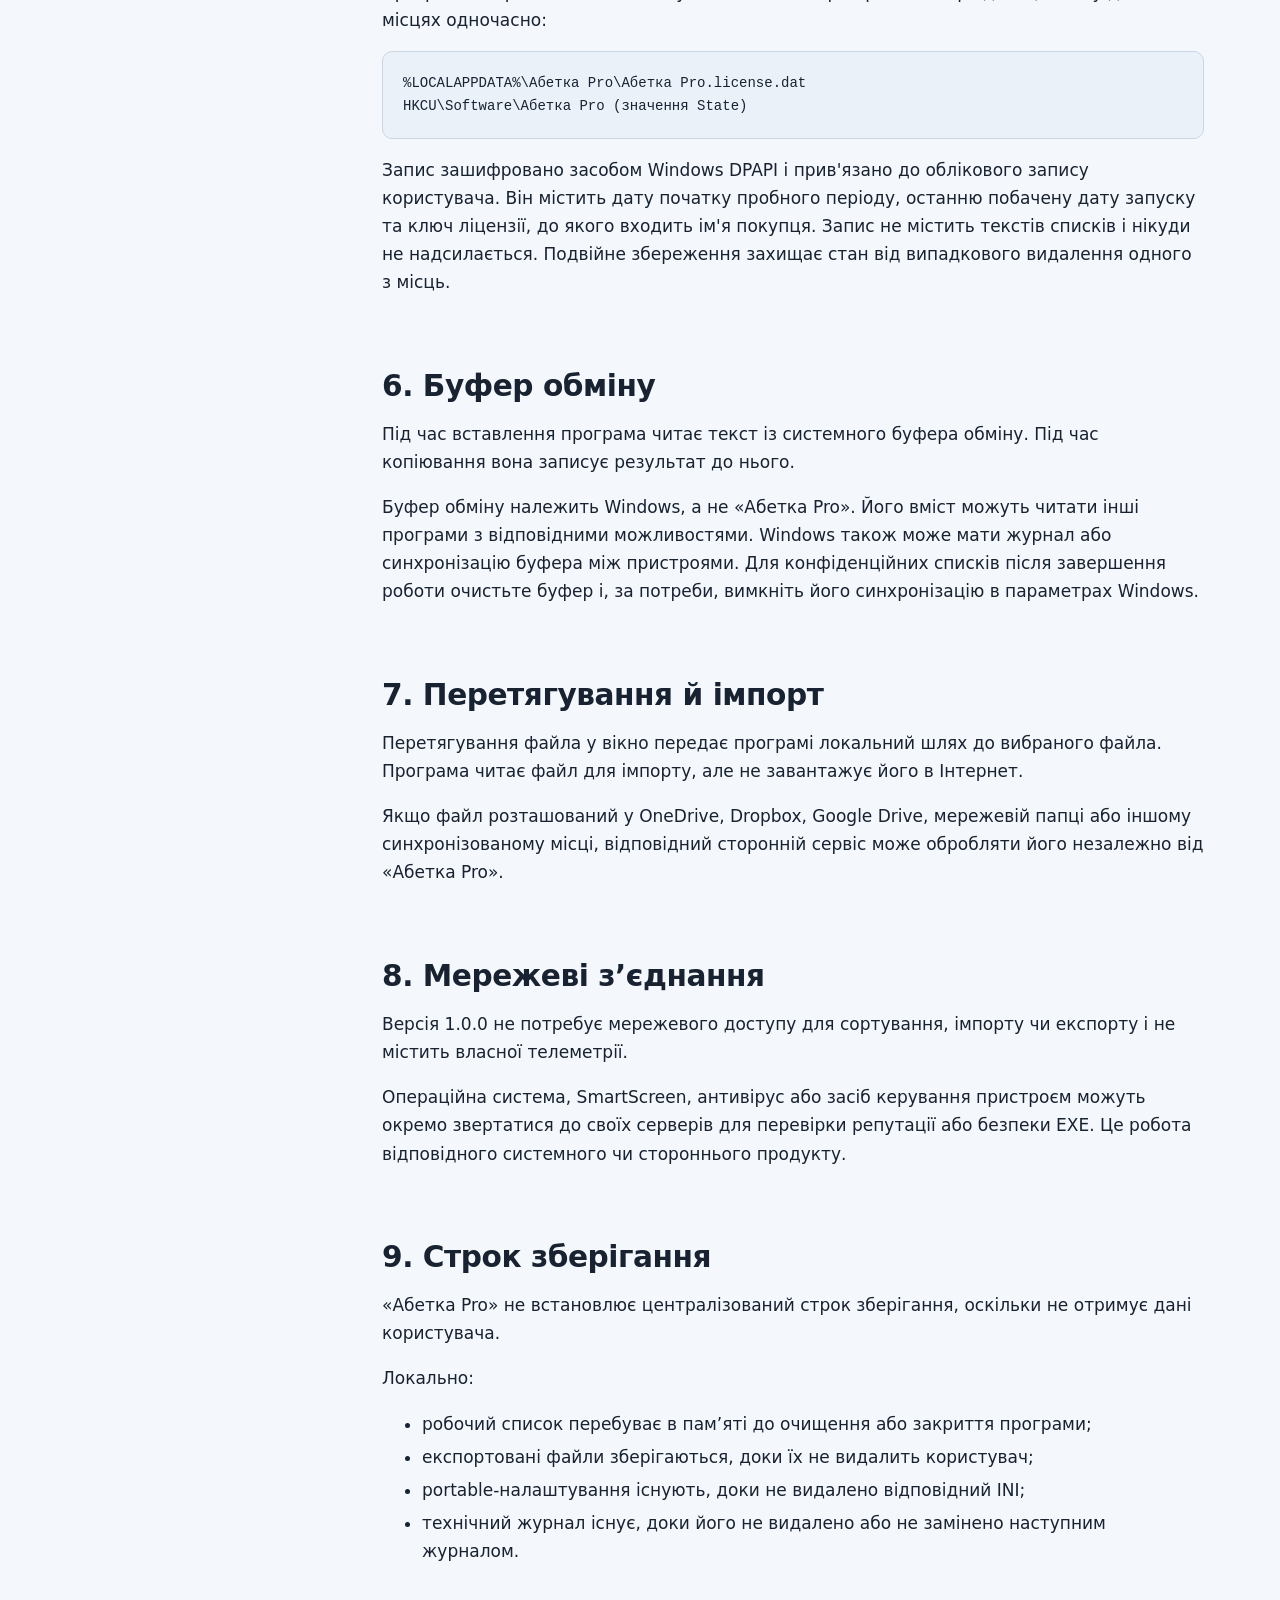
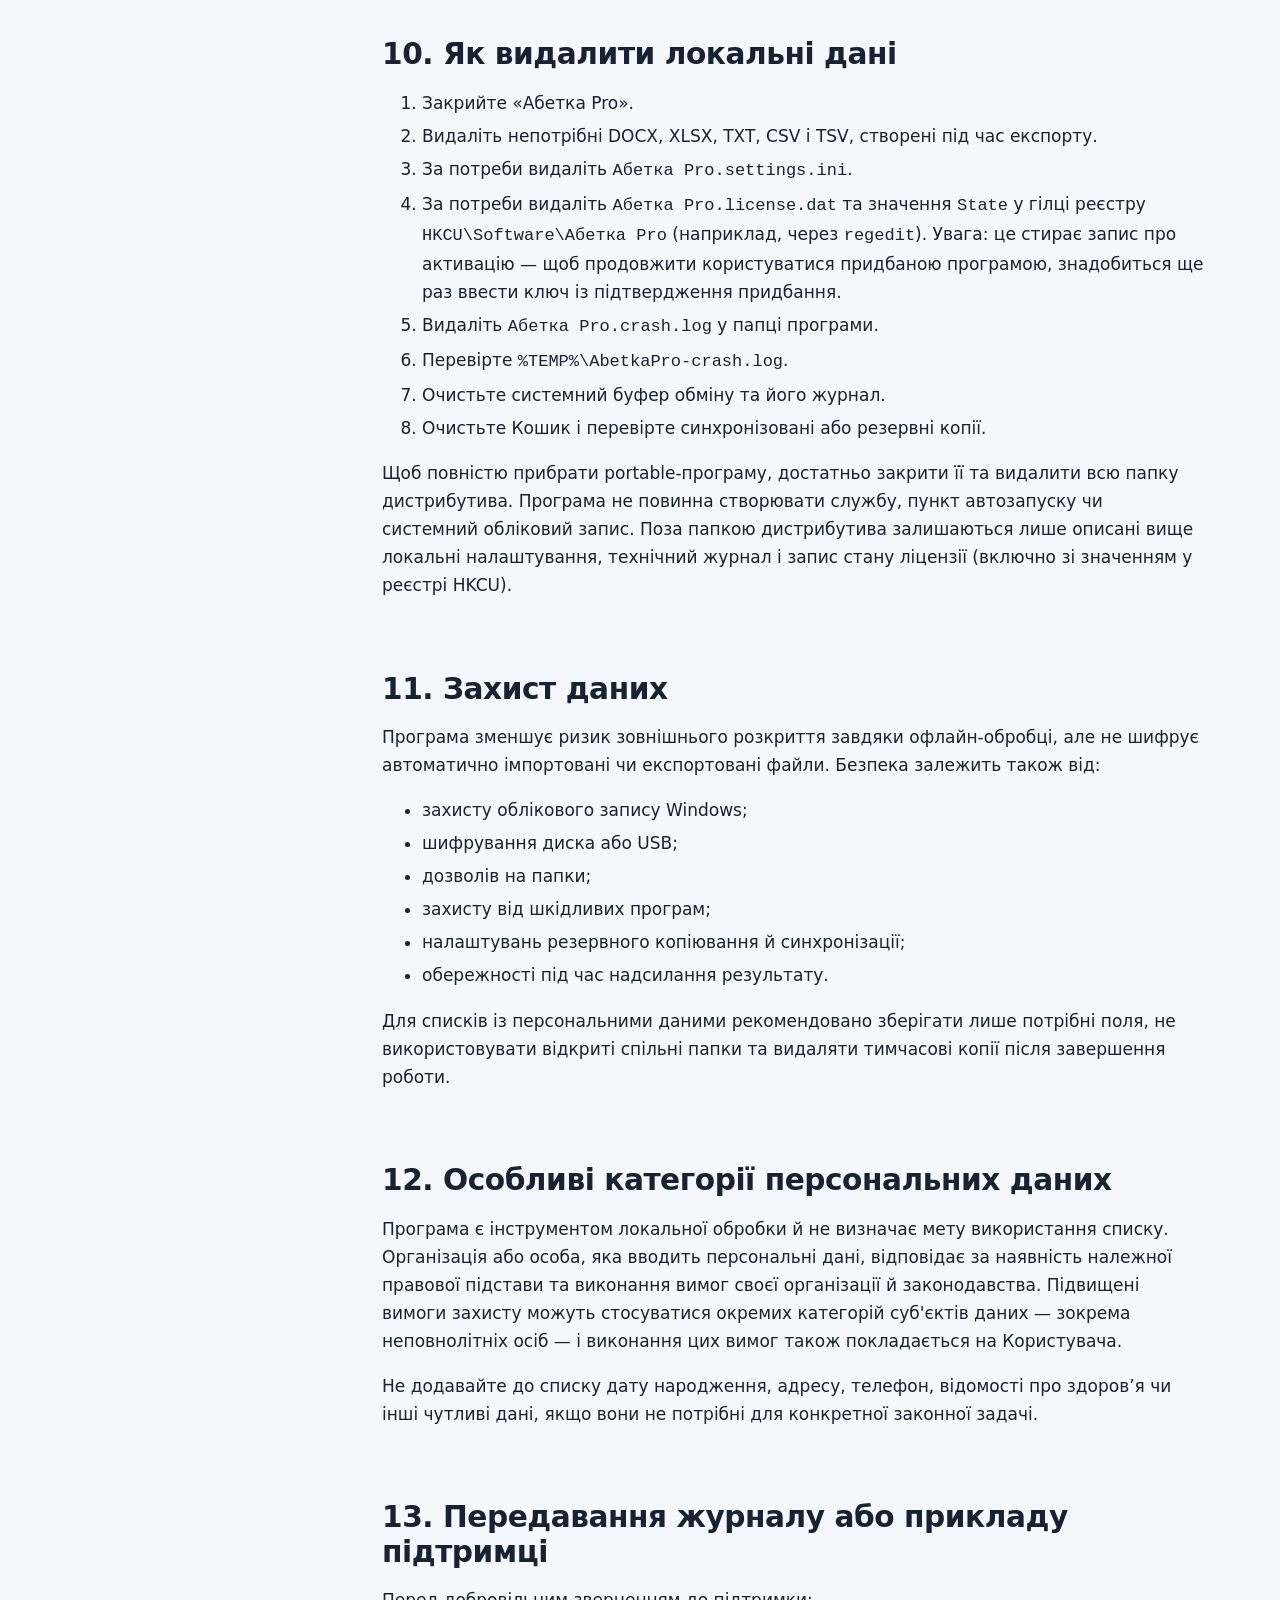
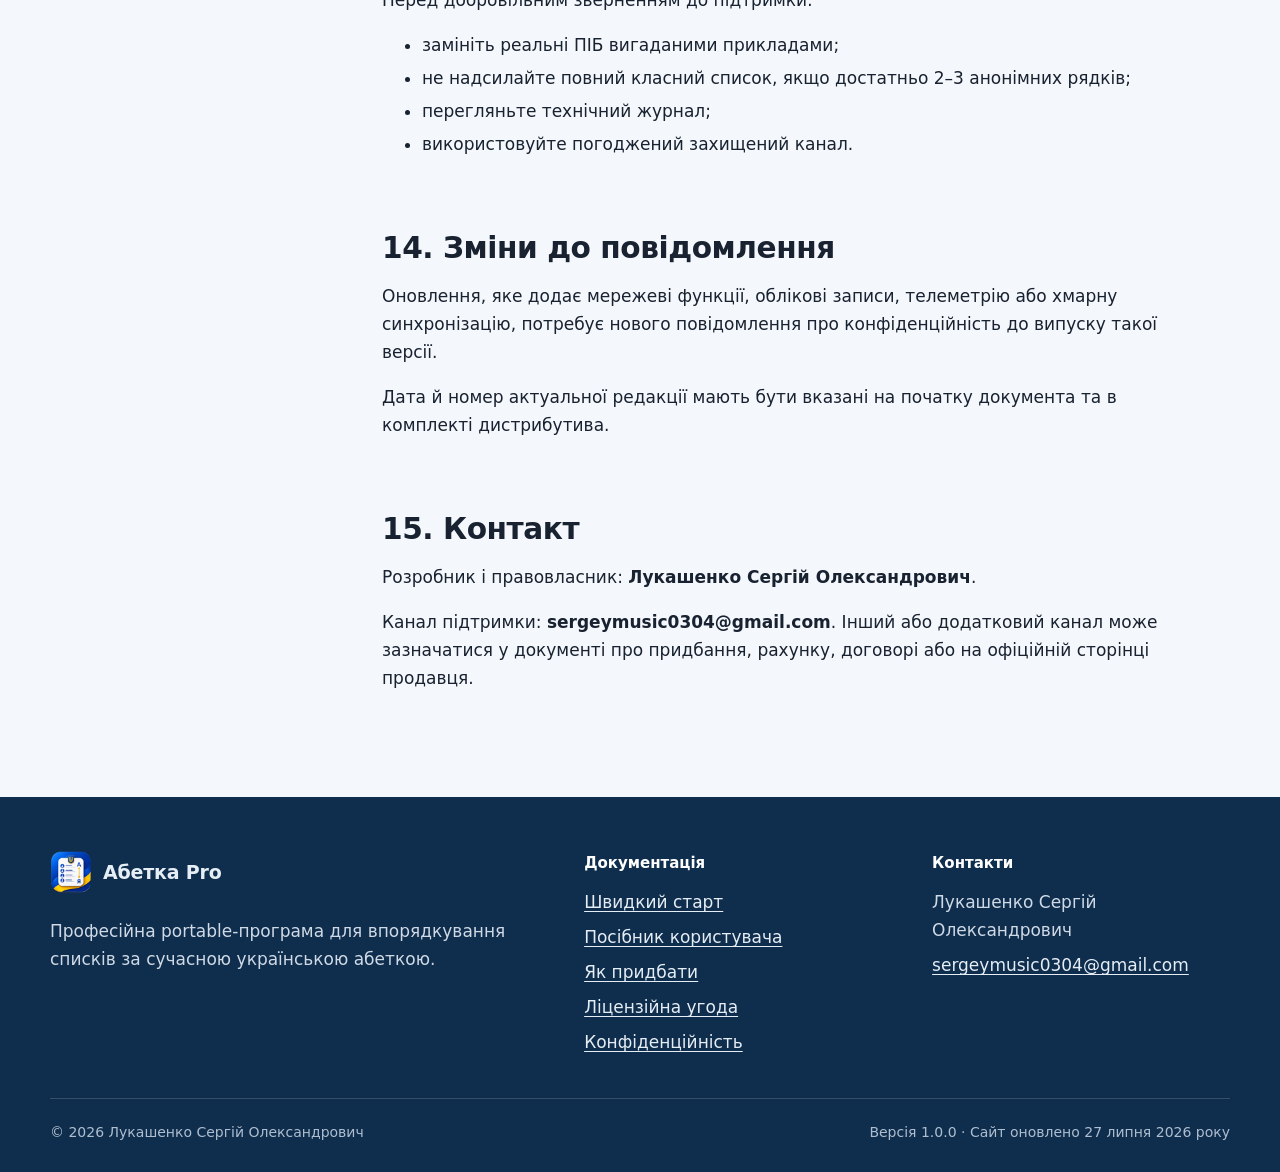
<file: konfidencijnist.html>
<!doctype html>
<html lang="uk">
  <head>
    <meta charset="utf-8">
    <meta name="viewport" content="width=device-width, initial-scale=1">
    <title>Конфіденційність — Абетка Pro</title>
    <meta name="description" content="Як «Абетка Pro» обробляє списки локально, які файли створює та як захищає приватність без телеметрії, хмари й облікових записів.">
    <link rel="canonical" href="https://serhii0304.github.io/abetka-pro-site/konfidencijnist.html">
    <link rel="icon" href="images/favicon.ico" sizes="any">
    <link rel="icon" type="image/png" sizes="32x32" href="images/favicon-32.png">
    <link rel="icon" type="image/png" sizes="16x16" href="images/favicon-16.png">
    <link rel="apple-touch-icon" href="images/apple-touch-icon.png">
    <meta name="theme-color" content="#f4f7fb" media="(prefers-color-scheme: light)">
    <meta name="theme-color" content="#0d1722" media="(prefers-color-scheme: dark)">
    <meta name="author" content="Лукашенко Сергій Олександрович">
    <link rel="stylesheet" href="css/styles.css?v=6">
    <meta property="og:title" content="Конфіденційність — Абетка Pro">
    <meta property="og:description" content="Як «Абетка Pro» обробляє списки локально, які файли створює та як захищає приватність без телеметрії, хмари й облікових записів.">
    <meta property="og:image" content="https://serhii0304.github.io/abetka-pro-site/images/og-preview.png">
    <meta property="og:url" content="https://serhii0304.github.io/abetka-pro-site/konfidencijnist.html">
    <meta property="og:type" content="article">
    <meta property="og:locale" content="uk_UA">
    <meta name="twitter:card" content="summary_large_image">
    <meta name="twitter:title" content="Конфіденційність — Абетка Pro">
    <meta name="twitter:description" content="Як «Абетка Pro» обробляє списки локально, які файли створює та як захищає приватність без телеметрії, хмари й облікових записів.">
    <meta name="twitter:image" content="https://serhii0304.github.io/abetka-pro-site/images/og-preview.png">
  </head>
  <body>
    <a class="skip-link" href="#main-content">Перейти до основного вмісту</a>
    <header class="site-header">
      <div class="container header-inner">
        <a class="brand" href="index.html" aria-label="Абетка Pro — головна сторінка">
          <img src="images/logo.png" width="42" height="42" alt="">
          <span>Абетка Pro</span>
        </a>
        <button class="menu-toggle" type="button" aria-label="Відкрити меню" aria-expanded="false" aria-controls="site-navigation" data-menu-toggle>
          <span class="menu-lines" aria-hidden="true"></span>
        </button>
        <nav class="site-nav" id="site-navigation" aria-label="Основна навігація" data-menu>
          <a href="index.html#mozhlyvosti">Можливості</a>
          <a href="shvydkyi-start.html">Швидкий старт</a>
          <a href="yak-prydbaty.html">Як придбати</a>
          <a class="nav-download" href="https://github.com/Serhii0304/abetka-pro-site/releases/download/v1.0.0/Abetka-Pro-1.0.0-win-x64-portable.zip">Завантажити</a>
        </nav>
      </div>
    </header>

    <main id="main-content">
      <header class="inner-hero">
        <div class="reading-container">
          <ol class="breadcrumbs" aria-label="Навігаційний шлях">
            <li><a href="index.html">Головна</a></li>
            <li aria-current="page">Конфіденційність</li>
          </ol>
          <p class="eyebrow">Офіційний документ</p>
          <h1>Повідомлення про конфіденційність «Абетка Pro»</h1>
          <p>Повний текст повідомлення про конфіденційність. Версія 1.2 від 15 липня 2026 року.</p>
        </div>
      </header>

      <div class="container article-layout">
        <nav class="article-toc" aria-label="Зміст документа">
          <strong>Зміст</strong>
          <ol>
            <li><a href="#section-1">1. Коротко</a></li>
            <li><a href="#section-2">2. Сфера дії</a></li>
            <li><a href="#section-3">3. Які дані обробляє програма</a></li>
            <li><a href="#section-4">4. Де відбувається обробка</a></li>
            <li><a href="#section-5">5. Файли, які може створювати програма</a></li>
            <li><a href="#section-6">6. Буфер обміну</a></li>
            <li><a href="#section-7">7. Перетягування й імпорт</a></li>
            <li><a href="#section-8">8. Мережеві з’єднання</a></li>
            <li><a href="#section-9">9. Строк зберігання</a></li>
            <li><a href="#section-10">10. Як видалити локальні дані</a></li>
            <li><a href="#section-11">11. Захист даних</a></li>
            <li><a href="#section-12">12. Особливі категорії персональних даних</a></li>
            <li><a href="#section-13">13. Передавання журналу або прикладу підтримці</a></li>
            <li><a href="#section-14">14. Зміни до повідомлення</a></li>
            <li><a href="#section-15">15. Контакт</a></li>
          </ol>
        </nav>
        <article class="prose">
<p>Версія: 1.2<br />
Дата набрання чинності: 15 липня 2026 року<br />
Розробник: Лукашенко Сергій Олександрович</p>
<h2 id="section-1">1. Коротко</h2>
<p>«Абетка Pro» — офлайн portable-програма. Вона обробляє вставлені та відкриті списки безпосередньо на комп’ютері користувача і не передає їх розробнику.</p>
<p>У програмі немає:</p>
<ul>
<li>реєстрації або облікового запису;</li>
<li>хмарного сховища;</li>
<li>реклами;</li>
<li>аналітики використання;</li>
<li>телеметрії;</li>
<li>автоматичного надсилання звітів про помилки;</li>
<li>вбудованого мережевого обміну списками.</li>
</ul>
<h2 id="section-2">2. Сфера дії</h2>
<p>Це повідомлення описує роботу настільної програми «Абетка Pro» версії 1.0.0. Воно не регулює роботу Windows, антивіруса, електронної пошти, браузера, OneDrive, іншого хмарного диска, USB-накопичувача або програми, до якої користувач копіює результат.</p>
<p>Якщо продавець окремо надає сайт, платіжний сервіс, канал підтримки чи оновлення, для них можуть діяти інші правила конфіденційності.</p>
<h2 id="section-3">3. Які дані обробляє програма</h2>
<p>Залежно від дій користувача програма локально може обробляти:</p>
<ul>
<li>прізвища, імена та по батькові;</li>
<li>інший текст у рядках списку;</li>
<li>вміст імпортованих DOCX, XLSX, TXT, CSV і TSV;</li>
<li>вибрані параметри сортування, повторів, нумерації та відображення;</li>
<li>технічні відомості про помилку, версію програми, Windows і середовище виконання.</li>
</ul>
<p>Списки осіб (працівників, клієнтів, учасників, здобувачів освіти тощо) можуть бути персональними даними. Користувач самостійно відповідає за законну підставу їх обробки, мінімізацію, строк зберігання, захист та коло одержувачів.</p>
<h2 id="section-4">4. Де відбувається обробка</h2>
<p>Сортування, нормалізація, пошук повторів, попередній перегляд, копіювання та формування експорту виконуються локально в пам’яті комп’ютера.</p>
<p>«Абетка Pro» не має функції передавання списку розробнику. Розробник не отримує вміст списків, якщо користувач сам не надішле файл або фрагмент через окремий канал підтримки.</p>
<h2 id="section-5">5. Файли, які може створювати програма</h2>
<h3 id="section-5-1">5.1. Вихідні файли</h3>
<p>DOCX, XLSX, TXT, CSV або TSV створюються лише після команди експорту в місці, яке вибрав користувач. Користувач контролює ім’я, папку та подальше розповсюдження такого файла.</p>
<h3 id="section-5-2">5.2. Локальні налаштування</h3>
<p>У стандартній локальній папці Windows може зберігатися:</p>
<pre><code class="language-text">%LOCALAPPDATA%\Абетка Pro\Абетка Pro.settings.ini
</code></pre>
<p>Файл містить локальні параметри, наприклад поле й напрям сортування, режим повторів, нумерацію, видимі частини ПІБ і розмір вікна, а також редакцію прийнятої ліцензійної угоди та дату її прийняття. Програма не повинна записувати до нього тексти списків.</p>
<h3 id="section-5-3">5.3. Технічний журнал помилки</h3>
<p>У разі непередбаченої помилки програма може створити:</p>
<pre><code class="language-text">Абетка Pro.crash.log
</code></pre>
<p>у <code>%LOCALAPPDATA%\Абетка Pro</code> або, якщо ця папка недоступна для запису:</p>
<pre><code class="language-text">%TEMP%\AbetkaPro-crash.log
</code></pre>
<p>Журнал за задумом містить час, версію, відомості про Windows і середовище виконання, тип помилки та стек викликів. Вміст списку навмисно не додається. Водночас технічний стек іноді може містити системні шляхи або інші контекстні відомості, тому перед надсиланням журналу його потрібно відкрити й переглянути.</p>
<p>Журнал не надсилається автоматично. Користувач сам вирішує, чи передавати його підтримці.</p>
<h3 id="section-5-4">5.4. Стан пробного періоду та ліцензії</h3>
<p>Програма зберігає невеликий службовий запис про пробний період і ліцензію у двох місцях одночасно:</p>
<pre><code class="language-text">%LOCALAPPDATA%\Абетка Pro\Абетка Pro.license.dat
HKCU\Software\Абетка Pro (значення State)
</code></pre>
<p>Запис зашифровано засобом Windows DPAPI і прив'язано до облікового запису користувача. Він містить дату початку пробного періоду, останню побачену дату запуску та ключ ліцензії, до якого входить ім'я покупця. Запис не містить текстів списків і нікуди не надсилається. Подвійне збереження захищає стан від випадкового видалення одного з місць.</p>
<h2 id="section-6">6. Буфер обміну</h2>
<p>Під час вставлення програма читає текст із системного буфера обміну. Під час копіювання вона записує результат до нього.</p>
<p>Буфер обміну належить Windows, а не «Абетка Pro». Його вміст можуть читати інші програми з відповідними можливостями. Windows також може мати журнал або синхронізацію буфера між пристроями. Для конфіденційних списків після завершення роботи очистьте буфер і, за потреби, вимкніть його синхронізацію в параметрах Windows.</p>
<h2 id="section-7">7. Перетягування й імпорт</h2>
<p>Перетягування файла у вікно передає програмі локальний шлях до вибраного файла. Програма читає файл для імпорту, але не завантажує його в Інтернет.</p>
<p>Якщо файл розташований у OneDrive, Dropbox, Google Drive, мережевій папці або іншому синхронізованому місці, відповідний сторонній сервіс може обробляти його незалежно від «Абетка Pro».</p>
<h2 id="section-8">8. Мережеві з’єднання</h2>
<p>Версія 1.0.0 не потребує мережевого доступу для сортування, імпорту чи експорту і не містить власної телеметрії.</p>
<p>Операційна система, SmartScreen, антивірус або засіб керування пристроєм можуть окремо звертатися до своїх серверів для перевірки репутації або безпеки EXE. Це робота відповідного системного чи стороннього продукту.</p>
<h2 id="section-9">9. Строк зберігання</h2>
<p>«Абетка Pro» не встановлює централізований строк зберігання, оскільки не отримує дані користувача.</p>
<p>Локально:</p>
<ul>
<li>робочий список перебуває в пам’яті до очищення або закриття програми;</li>
<li>експортовані файли зберігаються, доки їх не видалить користувач;</li>
<li>portable-налаштування існують, доки не видалено відповідний INI;</li>
<li>технічний журнал існує, доки його не видалено або не замінено наступним журналом.</li>
</ul>
<h2 id="section-10">10. Як видалити локальні дані</h2>
<ol>
<li>Закрийте «Абетка Pro».</li>
<li>Видаліть непотрібні DOCX, XLSX, TXT, CSV і TSV, створені під час експорту.</li>
<li>За потреби видаліть <code>Абетка Pro.settings.ini</code>.</li>
<li>За потреби видаліть <code>Абетка Pro.license.dat</code> та значення <code>State</code> у гілці реєстру <code>HKCU\Software\Абетка Pro</code> (наприклад, через <code>regedit</code>). Увага: це стирає запис про активацію — щоб продовжити користуватися придбаною програмою, знадобиться ще раз ввести ключ із підтвердження придбання.</li>
<li>Видаліть <code>Абетка Pro.crash.log</code> у папці програми.</li>
<li>Перевірте <code>%TEMP%\AbetkaPro-crash.log</code>.</li>
<li>Очистьте системний буфер обміну та його журнал.</li>
<li>Очистьте Кошик і перевірте синхронізовані або резервні копії.</li>
</ol>
<p>Щоб повністю прибрати portable-програму, достатньо закрити її та видалити всю папку дистрибутива. Програма не повинна створювати службу, пункт автозапуску чи системний обліковий запис. Поза папкою дистрибутива залишаються лише описані вище локальні налаштування, технічний журнал і запис стану ліцензії (включно зі значенням у реєстрі HKCU).</p>
<h2 id="section-11">11. Захист даних</h2>
<p>Програма зменшує ризик зовнішнього розкриття завдяки офлайн-обробці, але не шифрує автоматично імпортовані чи експортовані файли. Безпека залежить також від:</p>
<ul>
<li>захисту облікового запису Windows;</li>
<li>шифрування диска або USB;</li>
<li>дозволів на папки;</li>
<li>захисту від шкідливих програм;</li>
<li>налаштувань резервного копіювання й синхронізації;</li>
<li>обережності під час надсилання результату.</li>
</ul>
<p>Для списків із персональними даними рекомендовано зберігати лише потрібні поля, не використовувати відкриті спільні папки та видаляти тимчасові копії після завершення роботи.</p>
<h2 id="section-12">12. Особливі категорії персональних даних</h2>
<p>Програма є інструментом локальної обробки й не визначає мету використання списку. Організація або особа, яка вводить персональні дані, відповідає за наявність належної правової підстави та виконання вимог своєї організації й законодавства. Підвищені вимоги захисту можуть стосуватися окремих категорій суб'єктів даних — зокрема неповнолітніх осіб — і виконання цих вимог також покладається на Користувача.</p>
<p>Не додавайте до списку дату народження, адресу, телефон, відомості про здоров’я чи інші чутливі дані, якщо вони не потрібні для конкретної законної задачі.</p>
<h2 id="section-13">13. Передавання журналу або прикладу підтримці</h2>
<p>Перед добровільним зверненням до підтримки:</p>
<ul>
<li>замініть реальні ПІБ вигаданими прикладами;</li>
<li>не надсилайте повний класний список, якщо достатньо 2–3 анонімних рядків;</li>
<li>перегляньте технічний журнал;</li>
<li>використовуйте погоджений захищений канал.</li>
</ul>
<h2 id="section-14">14. Зміни до повідомлення</h2>
<p>Оновлення, яке додає мережеві функції, облікові записи, телеметрію або хмарну синхронізацію, потребує нового повідомлення про конфіденційність до випуску такої версії.</p>
<p>Дата й номер актуальної редакції мають бути вказані на початку документа та в комплекті дистрибутива.</p>
<h2 id="section-15">15. Контакт</h2>
<p>Розробник і правовласник: <strong>Лукашенко Сергій Олександрович</strong>.</p>
<p>Канал підтримки: <strong>sergeymusic0304@gmail.com</strong>. Інший або додатковий канал може зазначатися у документі про придбання, рахунку, договорі або на офіційній сторінці продавця.</p>

        </article>
      </div>
    </main>

    <footer class="site-footer">
      <div class="container">
        <div class="footer-grid">
          <div>
            <a class="brand footer-brand" href="index.html">
              <img src="images/logo.png" width="42" height="42" alt="">
              <span>Абетка Pro</span>
            </a>
            <p class="footer-summary">Професійна portable-програма для впорядкування списків за сучасною українською абеткою.</p>
          </div>
          <div>
            <p class="footer-title">Документація</p>
            <ul class="footer-links">
              <li><a href="shvydkyi-start.html">Швидкий старт</a></li>
              <li><a href="posibnyk.html">Посібник користувача</a></li>
              <li><a href="yak-prydbaty.html">Як придбати</a></li>
              <li><a href="licenziia.html">Ліцензійна угода</a></li>
              <li><a href="konfidencijnist.html">Конфіденційність</a></li>
            </ul>
          </div>
          <div>
            <p class="footer-title">Контакти</p>
            <ul class="footer-links">
              <li>Лукашенко Сергій Олександрович</li>
              <li><a href="mailto:sergeymusic0304@gmail.com">sergeymusic0304@gmail.com</a></li>
            </ul>
          </div>
        </div>
        <div class="footer-bottom">
          <span>© 2026 Лукашенко Сергій Олександрович</span>
          <span>Версія 1.0.0 · Сайт оновлено 27 липня 2026 року</span>
        </div>
      </div>
    </footer>
    <script src="js/main.js?v=6"></script>
  </body>
</html>
</file>
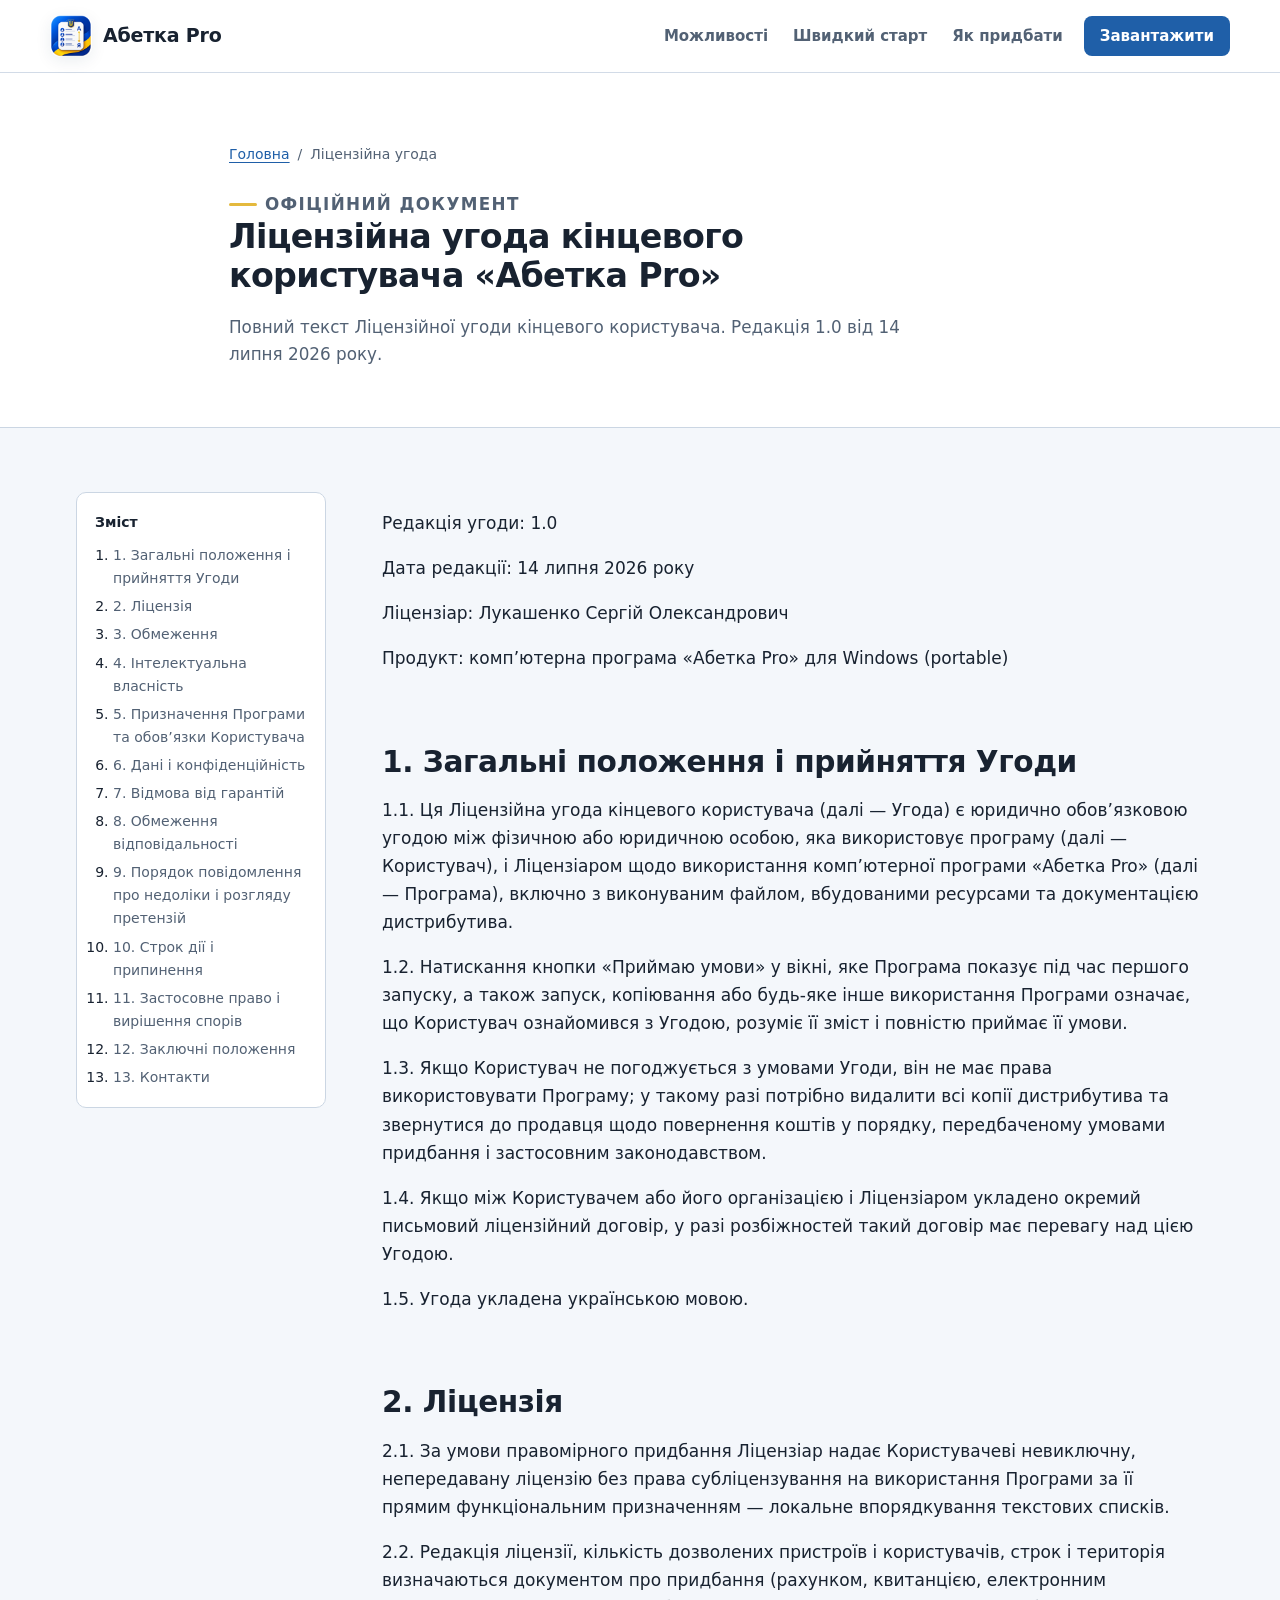
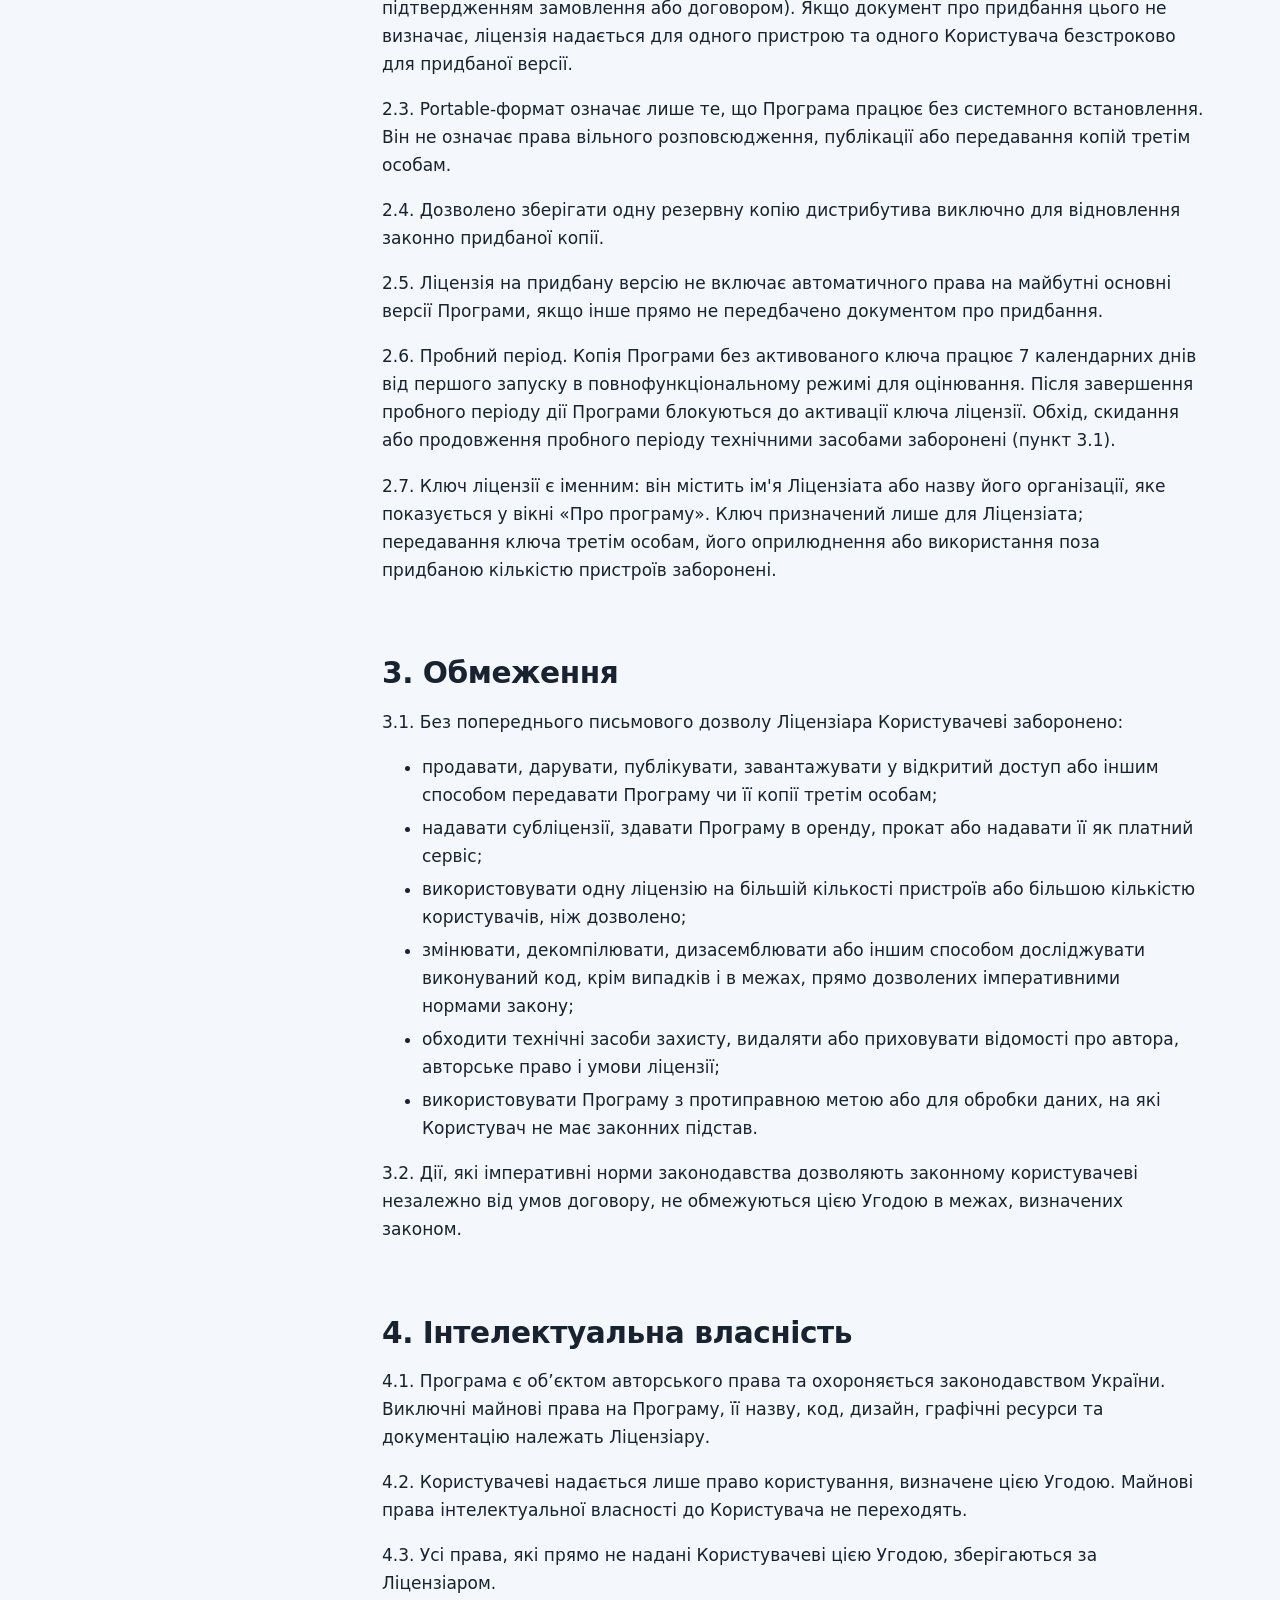
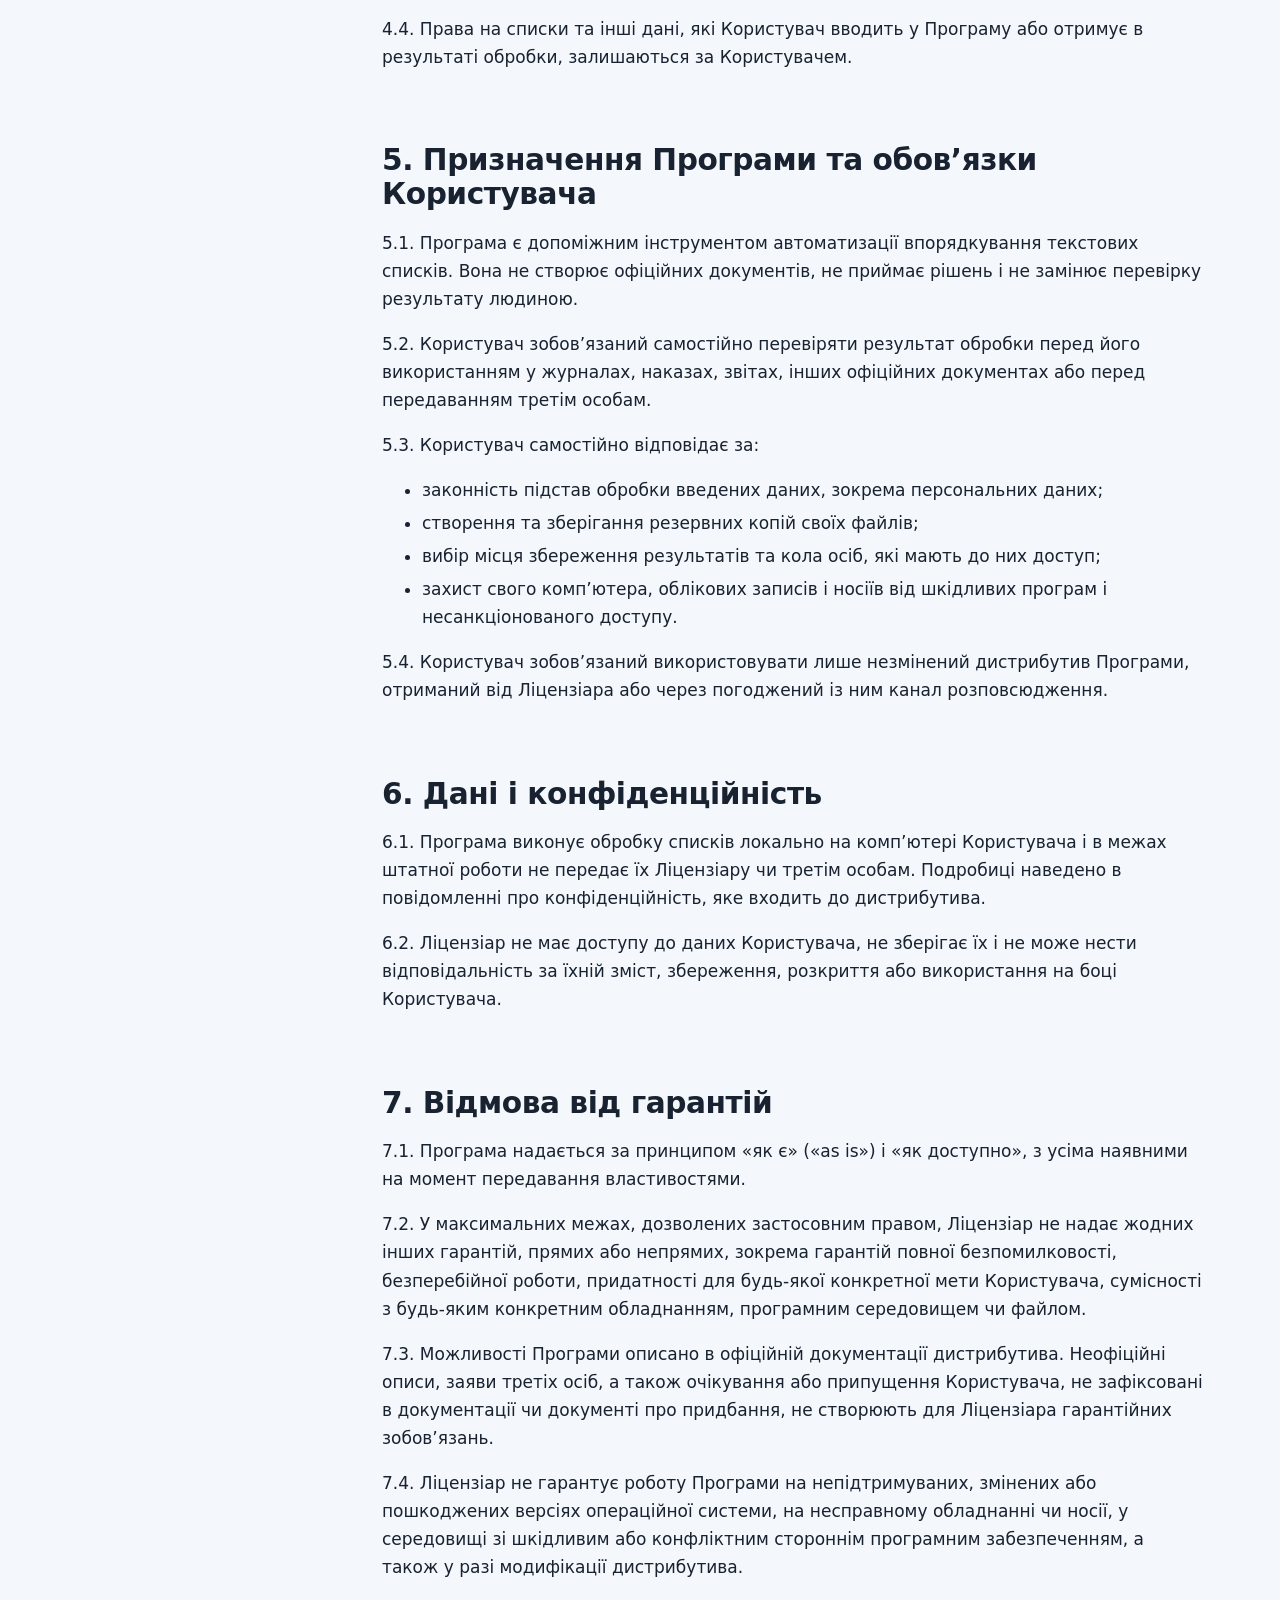
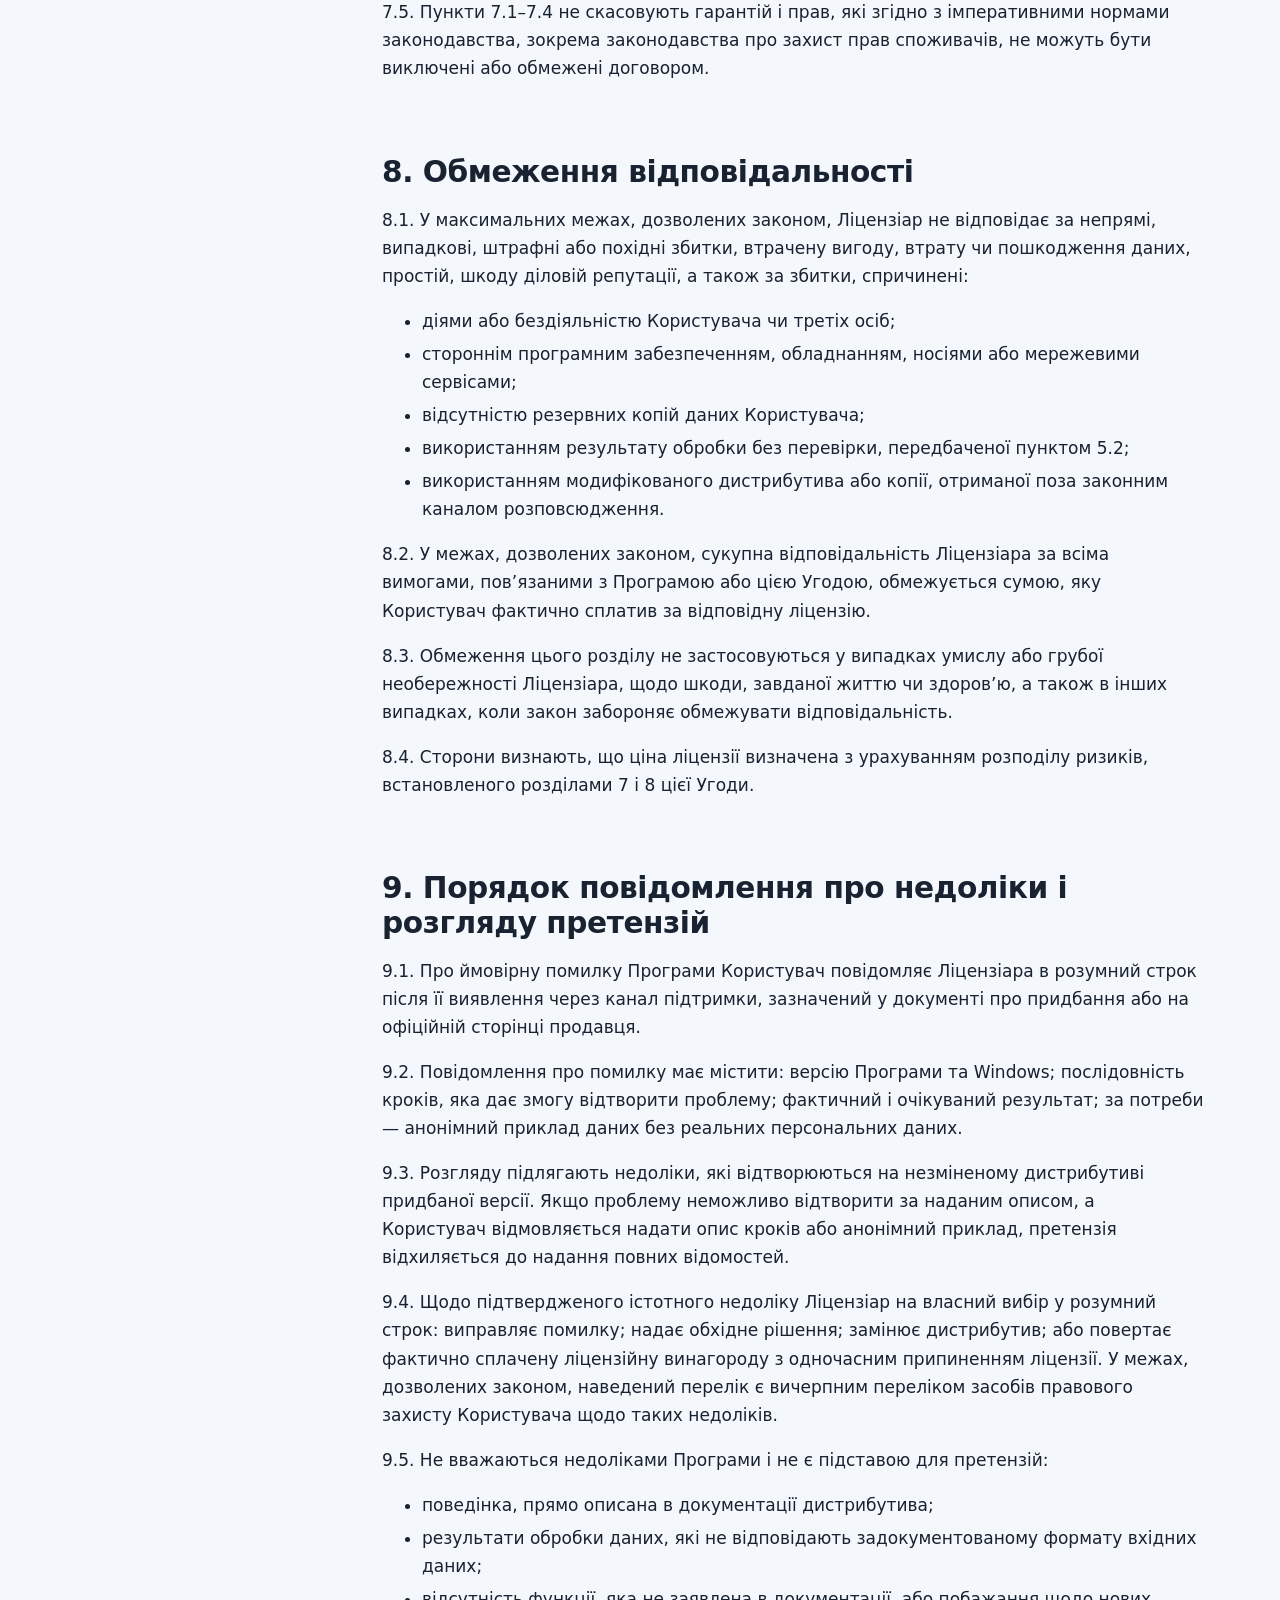
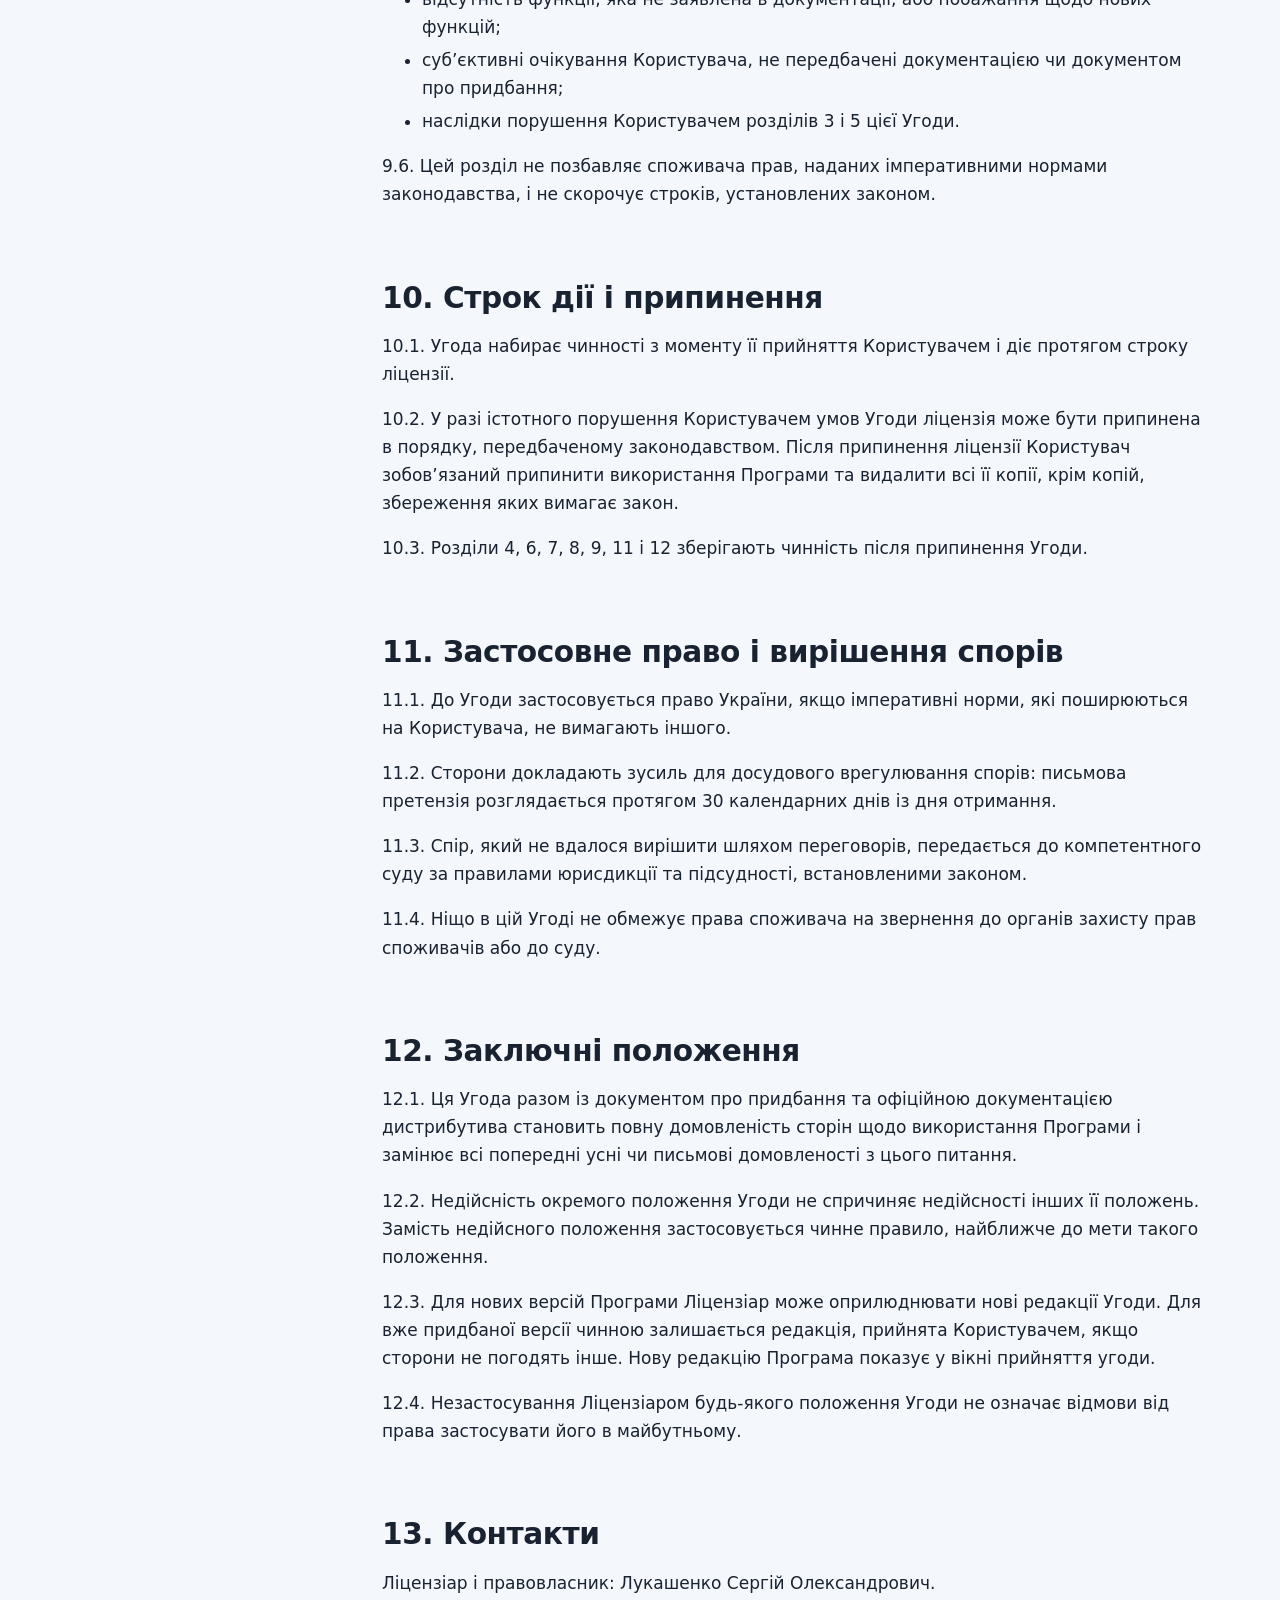
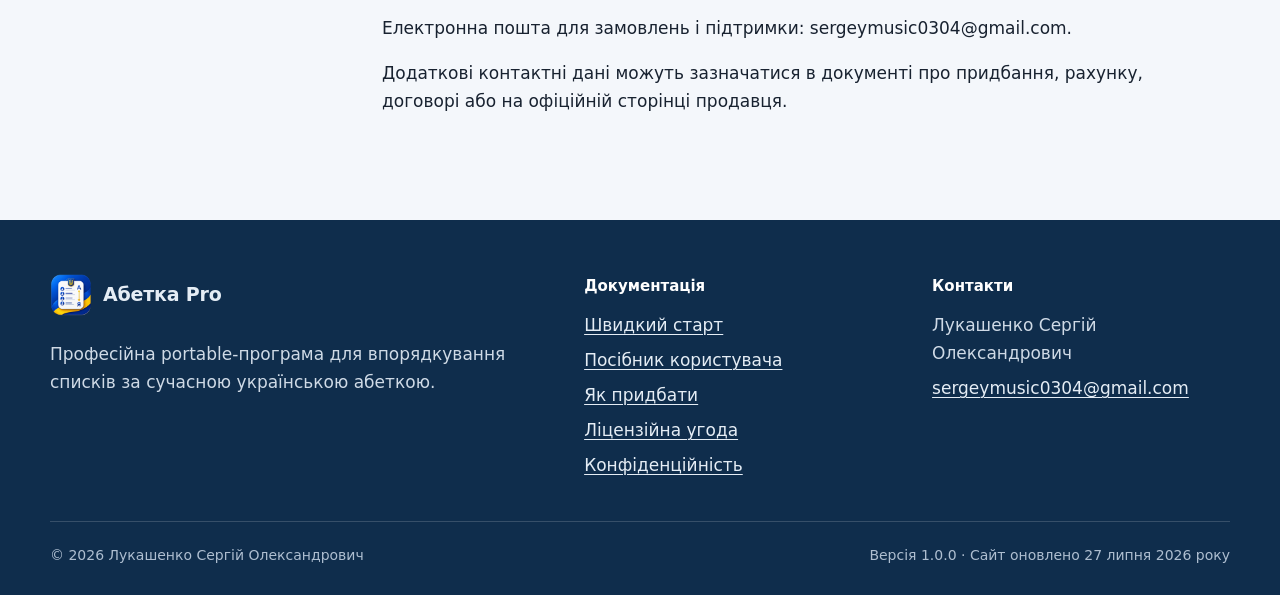
<file: licenziia.html>
<!doctype html>
<html lang="uk">
  <head>
    <meta charset="utf-8">
    <meta name="viewport" content="width=device-width, initial-scale=1">
    <title>Ліцензійна угода — Абетка Pro</title>
    <meta name="description" content="Ліцензійна угода кінцевого користувача «Абетка Pro»: умови ліцензії, обмеження, відповідальність, конфіденційність і контакти.">
    <link rel="canonical" href="https://serhii0304.github.io/abetka-pro-site/licenziia.html">
    <link rel="icon" href="images/favicon.ico" sizes="any">
    <link rel="icon" type="image/png" sizes="32x32" href="images/favicon-32.png">
    <link rel="icon" type="image/png" sizes="16x16" href="images/favicon-16.png">
    <link rel="apple-touch-icon" href="images/apple-touch-icon.png">
    <meta name="theme-color" content="#f4f7fb" media="(prefers-color-scheme: light)">
    <meta name="theme-color" content="#0d1722" media="(prefers-color-scheme: dark)">
    <meta name="author" content="Лукашенко Сергій Олександрович">
    <link rel="stylesheet" href="css/styles.css?v=6">
    <meta property="og:title" content="Ліцензійна угода — Абетка Pro">
    <meta property="og:description" content="Ліцензійна угода кінцевого користувача «Абетка Pro»: умови ліцензії, обмеження, відповідальність, конфіденційність і контакти.">
    <meta property="og:image" content="https://serhii0304.github.io/abetka-pro-site/images/og-preview.png">
    <meta property="og:url" content="https://serhii0304.github.io/abetka-pro-site/licenziia.html">
    <meta property="og:type" content="article">
    <meta property="og:locale" content="uk_UA">
    <meta name="twitter:card" content="summary_large_image">
    <meta name="twitter:title" content="Ліцензійна угода — Абетка Pro">
    <meta name="twitter:description" content="Ліцензійна угода кінцевого користувача «Абетка Pro»: умови ліцензії, обмеження, відповідальність, конфіденційність і контакти.">
    <meta name="twitter:image" content="https://serhii0304.github.io/abetka-pro-site/images/og-preview.png">
  </head>
  <body>
    <a class="skip-link" href="#main-content">Перейти до основного вмісту</a>
    <header class="site-header">
      <div class="container header-inner">
        <a class="brand" href="index.html" aria-label="Абетка Pro — головна сторінка">
          <img src="images/logo.png" width="42" height="42" alt="">
          <span>Абетка Pro</span>
        </a>
        <button class="menu-toggle" type="button" aria-label="Відкрити меню" aria-expanded="false" aria-controls="site-navigation" data-menu-toggle>
          <span class="menu-lines" aria-hidden="true"></span>
        </button>
        <nav class="site-nav" id="site-navigation" aria-label="Основна навігація" data-menu>
          <a href="index.html#mozhlyvosti">Можливості</a>
          <a href="shvydkyi-start.html">Швидкий старт</a>
          <a href="yak-prydbaty.html">Як придбати</a>
          <a class="nav-download" href="https://github.com/Serhii0304/abetka-pro-site/releases/download/v1.0.0/Abetka-Pro-1.0.0-win-x64-portable.zip">Завантажити</a>
        </nav>
      </div>
    </header>

    <main id="main-content">
      <header class="inner-hero">
        <div class="reading-container">
          <ol class="breadcrumbs" aria-label="Навігаційний шлях">
            <li><a href="index.html">Головна</a></li>
            <li aria-current="page">Ліцензійна угода</li>
          </ol>
          <p class="eyebrow">Офіційний документ</p>
          <h1>Ліцензійна угода кінцевого користувача «Абетка Pro»</h1>
          <p>Повний текст Ліцензійної угоди кінцевого користувача. Редакція 1.0 від 14 липня 2026 року.</p>
        </div>
      </header>

      <div class="container article-layout">
        <nav class="article-toc" aria-label="Зміст документа">
          <strong>Зміст</strong>
          <ol>
            <li><a href="#section-1">1. Загальні положення і прийняття Угоди</a></li>
            <li><a href="#section-2">2. Ліцензія</a></li>
            <li><a href="#section-3">3. Обмеження</a></li>
            <li><a href="#section-4">4. Інтелектуальна власність</a></li>
            <li><a href="#section-5">5. Призначення Програми та обов’язки Користувача</a></li>
            <li><a href="#section-6">6. Дані і конфіденційність</a></li>
            <li><a href="#section-7">7. Відмова від гарантій</a></li>
            <li><a href="#section-8">8. Обмеження відповідальності</a></li>
            <li><a href="#section-9">9. Порядок повідомлення про недоліки і розгляду претензій</a></li>
            <li><a href="#section-10">10. Строк дії і припинення</a></li>
            <li><a href="#section-11">11. Застосовне право і вирішення спорів</a></li>
            <li><a href="#section-12">12. Заключні положення</a></li>
            <li><a href="#section-13">13. Контакти</a></li>
          </ol>
        </nav>
        <article class="prose">
<p>Редакція угоди: 1.0</p>
<p>Дата редакції: 14 липня 2026 року</p>
<p>Ліцензіар: Лукашенко Сергій Олександрович</p>
<p>Продукт: комп’ютерна програма «Абетка Pro» для Windows (portable)</p>
<h2 id="section-1">1. Загальні положення і прийняття Угоди</h2>
<p>1.1. Ця Ліцензійна угода кінцевого користувача (далі — Угода) є юридично обов’язковою угодою між фізичною або юридичною особою, яка використовує програму (далі — Користувач), і Ліцензіаром щодо використання комп’ютерної програми «Абетка Pro» (далі — Програма), включно з виконуваним файлом, вбудованими ресурсами та документацією дистрибутива.</p>
<p>1.2. Натискання кнопки «Приймаю умови» у вікні, яке Програма показує під час першого запуску, а також запуск, копіювання або будь-яке інше використання Програми означає, що Користувач ознайомився з Угодою, розуміє її зміст і повністю приймає її умови.</p>
<p>1.3. Якщо Користувач не погоджується з умовами Угоди, він не має права використовувати Програму; у такому разі потрібно видалити всі копії дистрибутива та звернутися до продавця щодо повернення коштів у порядку, передбаченому умовами придбання і застосовним законодавством.</p>
<p>1.4. Якщо між Користувачем або його організацією і Ліцензіаром укладено окремий письмовий ліцензійний договір, у разі розбіжностей такий договір має перевагу над цією Угодою.</p>
<p>1.5. Угода укладена українською мовою.</p>
<h2 id="section-2">2. Ліцензія</h2>
<p>2.1. За умови правомірного придбання Ліцензіар надає Користувачеві невиключну, непередавану ліцензію без права субліцензування на використання Програми за її прямим функціональним призначенням — локальне впорядкування текстових списків.</p>
<p>2.2. Редакція ліцензії, кількість дозволених пристроїв і користувачів, строк і територія визначаються документом про придбання (рахунком, квитанцією, електронним підтвердженням замовлення або договором). Якщо документ про придбання цього не визначає, ліцензія надається для одного пристрою та одного Користувача безстроково для придбаної версії.</p>
<p>2.3. Portable-формат означає лише те, що Програма працює без системного встановлення. Він не означає права вільного розповсюдження, публікації або передавання копій третім особам.</p>
<p>2.4. Дозволено зберігати одну резервну копію дистрибутива виключно для відновлення законно придбаної копії.</p>
<p>2.5. Ліцензія на придбану версію не включає автоматичного права на майбутні основні версії Програми, якщо інше прямо не передбачено документом про придбання.</p>
<p>2.6. Пробний період. Копія Програми без активованого ключа працює 7 календарних днів від першого запуску в повнофункціональному режимі для оцінювання. Після завершення пробного періоду дії Програми блокуються до активації ключа ліцензії. Обхід, скидання або продовження пробного періоду технічними засобами заборонені (пункт 3.1).</p>
<p>2.7. Ключ ліцензії є іменним: він містить ім'я Ліцензіата або назву його організації, яке показується у вікні «Про програму». Ключ призначений лише для Ліцензіата; передавання ключа третім особам, його оприлюднення або використання поза придбаною кількістю пристроїв заборонені.</p>
<h2 id="section-3">3. Обмеження</h2>
<p>3.1. Без попереднього письмового дозволу Ліцензіара Користувачеві заборонено:</p>
<ul>
<li>продавати, дарувати, публікувати, завантажувати у відкритий доступ або іншим способом передавати Програму чи її копії третім особам;</li>
<li>надавати субліцензії, здавати Програму в оренду, прокат або надавати її як платний сервіс;</li>
<li>використовувати одну ліцензію на більшій кількості пристроїв або більшою кількістю користувачів, ніж дозволено;</li>
<li>змінювати, декомпілювати, дизасемблювати або іншим способом досліджувати виконуваний код, крім випадків і в межах, прямо дозволених імперативними нормами закону;</li>
<li>обходити технічні засоби захисту, видаляти або приховувати відомості про автора, авторське право і умови ліцензії;</li>
<li>використовувати Програму з протиправною метою або для обробки даних, на які Користувач не має законних підстав.</li>
</ul>
<p>3.2. Дії, які імперативні норми законодавства дозволяють законному користувачеві незалежно від умов договору, не обмежуються цією Угодою в межах, визначених законом.</p>
<h2 id="section-4">4. Інтелектуальна власність</h2>
<p>4.1. Програма є об’єктом авторського права та охороняється законодавством України. Виключні майнові права на Програму, її назву, код, дизайн, графічні ресурси та документацію належать Ліцензіару.</p>
<p>4.2. Користувачеві надається лише право користування, визначене цією Угодою. Майнові права інтелектуальної власності до Користувача не переходять.</p>
<p>4.3. Усі права, які прямо не надані Користувачеві цією Угодою, зберігаються за Ліцензіаром.</p>
<p>4.4. Права на списки та інші дані, які Користувач вводить у Програму або отримує в результаті обробки, залишаються за Користувачем.</p>
<h2 id="section-5">5. Призначення Програми та обов’язки Користувача</h2>
<p>5.1. Програма є допоміжним інструментом автоматизації впорядкування текстових списків. Вона не створює офіційних документів, не приймає рішень і не замінює перевірку результату людиною.</p>
<p>5.2. Користувач зобов’язаний самостійно перевіряти результат обробки перед його використанням у журналах, наказах, звітах, інших офіційних документах або перед передаванням третім особам.</p>
<p>5.3. Користувач самостійно відповідає за:</p>
<ul>
<li>законність підстав обробки введених даних, зокрема персональних даних;</li>
<li>створення та зберігання резервних копій своїх файлів;</li>
<li>вибір місця збереження результатів та кола осіб, які мають до них доступ;</li>
<li>захист свого комп’ютера, облікових записів і носіїв від шкідливих програм і несанкціонованого доступу.</li>
</ul>
<p>5.4. Користувач зобов’язаний використовувати лише незмінений дистрибутив Програми, отриманий від Ліцензіара або через погоджений із ним канал розповсюдження.</p>
<h2 id="section-6">6. Дані і конфіденційність</h2>
<p>6.1. Програма виконує обробку списків локально на комп’ютері Користувача і в межах штатної роботи не передає їх Ліцензіару чи третім особам. Подробиці наведено в повідомленні про конфіденційність, яке входить до дистрибутива.</p>
<p>6.2. Ліцензіар не має доступу до даних Користувача, не зберігає їх і не може нести відповідальність за їхній зміст, збереження, розкриття або використання на боці Користувача.</p>
<h2 id="section-7">7. Відмова від гарантій</h2>
<p>7.1. Програма надається за принципом «як є» («as is») і «як доступно», з усіма наявними на момент передавання властивостями.</p>
<p>7.2. У максимальних межах, дозволених застосовним правом, Ліцензіар не надає жодних інших гарантій, прямих або непрямих, зокрема гарантій повної безпомилковості, безперебійної роботи, придатності для будь-якої конкретної мети Користувача, сумісності з будь-яким конкретним обладнанням, програмним середовищем чи файлом.</p>
<p>7.3. Можливості Програми описано в офіційній документації дистрибутива. Неофіційні описи, заяви третіх осіб, а також очікування або припущення Користувача, не зафіксовані в документації чи документі про придбання, не створюють для Ліцензіара гарантійних зобов’язань.</p>
<p>7.4. Ліцензіар не гарантує роботу Програми на непідтримуваних, змінених або пошкоджених версіях операційної системи, на несправному обладнанні чи носії, у середовищі зі шкідливим або конфліктним стороннім програмним забезпеченням, а також у разі модифікації дистрибутива.</p>
<p>7.5. Пункти 7.1–7.4 не скасовують гарантій і прав, які згідно з імперативними нормами законодавства, зокрема законодавства про захист прав споживачів, не можуть бути виключені або обмежені договором.</p>
<h2 id="section-8">8. Обмеження відповідальності</h2>
<p>8.1. У максимальних межах, дозволених законом, Ліцензіар не відповідає за непрямі, випадкові, штрафні або похідні збитки, втрачену вигоду, втрату чи пошкодження даних, простій, шкоду діловій репутації, а також за збитки, спричинені:</p>
<ul>
<li>діями або бездіяльністю Користувача чи третіх осіб;</li>
<li>стороннім програмним забезпеченням, обладнанням, носіями або мережевими сервісами;</li>
<li>відсутністю резервних копій даних Користувача;</li>
<li>використанням результату обробки без перевірки, передбаченої пунктом 5.2;</li>
<li>використанням модифікованого дистрибутива або копії, отриманої поза законним каналом розповсюдження.</li>
</ul>
<p>8.2. У межах, дозволених законом, сукупна відповідальність Ліцензіара за всіма вимогами, пов’язаними з Програмою або цією Угодою, обмежується сумою, яку Користувач фактично сплатив за відповідну ліцензію.</p>
<p>8.3. Обмеження цього розділу не застосовуються у випадках умислу або грубої необережності Ліцензіара, щодо шкоди, завданої життю чи здоров’ю, а також в інших випадках, коли закон забороняє обмежувати відповідальність.</p>
<p>8.4. Сторони визнають, що ціна ліцензії визначена з урахуванням розподілу ризиків, встановленого розділами 7 і 8 цієї Угоди.</p>
<h2 id="section-9">9. Порядок повідомлення про недоліки і розгляду претензій</h2>
<p>9.1. Про ймовірну помилку Програми Користувач повідомляє Ліцензіара в розумний строк після її виявлення через канал підтримки, зазначений у документі про придбання або на офіційній сторінці продавця.</p>
<p>9.2. Повідомлення про помилку має містити: версію Програми та Windows; послідовність кроків, яка дає змогу відтворити проблему; фактичний і очікуваний результат; за потреби — анонімний приклад даних без реальних персональних даних.</p>
<p>9.3. Розгляду підлягають недоліки, які відтворюються на незміненому дистрибутиві придбаної версії. Якщо проблему неможливо відтворити за наданим описом, а Користувач відмовляється надати опис кроків або анонімний приклад, претензія відхиляється до надання повних відомостей.</p>
<p>9.4. Щодо підтвердженого істотного недоліку Ліцензіар на власний вибір у розумний строк: виправляє помилку; надає обхідне рішення; замінює дистрибутив; або повертає фактично сплачену ліцензійну винагороду з одночасним припиненням ліцензії. У межах, дозволених законом, наведений перелік є вичерпним переліком засобів правового захисту Користувача щодо таких недоліків.</p>
<p>9.5. Не вважаються недоліками Програми і не є підставою для претензій:</p>
<ul>
<li>поведінка, прямо описана в документації дистрибутива;</li>
<li>результати обробки даних, які не відповідають задокументованому формату вхідних даних;</li>
<li>відсутність функції, яка не заявлена в документації, або побажання щодо нових функцій;</li>
<li>суб’єктивні очікування Користувача, не передбачені документацією чи документом про придбання;</li>
<li>наслідки порушення Користувачем розділів 3 і 5 цієї Угоди.</li>
</ul>
<p>9.6. Цей розділ не позбавляє споживача прав, наданих імперативними нормами законодавства, і не скорочує строків, установлених законом.</p>
<h2 id="section-10">10. Строк дії і припинення</h2>
<p>10.1. Угода набирає чинності з моменту її прийняття Користувачем і діє протягом строку ліцензії.</p>
<p>10.2. У разі істотного порушення Користувачем умов Угоди ліцензія може бути припинена в порядку, передбаченому законодавством. Після припинення ліцензії Користувач зобов’язаний припинити використання Програми та видалити всі її копії, крім копій, збереження яких вимагає закон.</p>
<p>10.3. Розділи 4, 6, 7, 8, 9, 11 і 12 зберігають чинність після припинення Угоди.</p>
<h2 id="section-11">11. Застосовне право і вирішення спорів</h2>
<p>11.1. До Угоди застосовується право України, якщо імперативні норми, які поширюються на Користувача, не вимагають іншого.</p>
<p>11.2. Сторони докладають зусиль для досудового врегулювання спорів: письмова претензія розглядається протягом 30 календарних днів із дня отримання.</p>
<p>11.3. Спір, який не вдалося вирішити шляхом переговорів, передається до компетентного суду за правилами юрисдикції та підсудності, встановленими законом.</p>
<p>11.4. Ніщо в цій Угоді не обмежує права споживача на звернення до органів захисту прав споживачів або до суду.</p>
<h2 id="section-12">12. Заключні положення</h2>
<p>12.1. Ця Угода разом із документом про придбання та офіційною документацією дистрибутива становить повну домовленість сторін щодо використання Програми і замінює всі попередні усні чи письмові домовленості з цього питання.</p>
<p>12.2. Недійсність окремого положення Угоди не спричиняє недійсності інших її положень. Замість недійсного положення застосовується чинне правило, найближче до мети такого положення.</p>
<p>12.3. Для нових версій Програми Ліцензіар може оприлюднювати нові редакції Угоди. Для вже придбаної версії чинною залишається редакція, прийнята Користувачем, якщо сторони не погодять інше. Нову редакцію Програма показує у вікні прийняття угоди.</p>
<p>12.4. Незастосування Ліцензіаром будь-якого положення Угоди не означає відмови від права застосувати його в майбутньому.</p>
<h2 id="section-13">13. Контакти</h2>
<p>Ліцензіар і правовласник: Лукашенко Сергій Олександрович.</p>
<p>Електронна пошта для замовлень і підтримки: sergeymusic0304@gmail.com.</p>
<p>Додаткові контактні дані можуть зазначатися в документі про придбання, рахунку, договорі або на офіційній сторінці продавця.</p>

        </article>
      </div>
    </main>

    <footer class="site-footer">
      <div class="container">
        <div class="footer-grid">
          <div>
            <a class="brand footer-brand" href="index.html">
              <img src="images/logo.png" width="42" height="42" alt="">
              <span>Абетка Pro</span>
            </a>
            <p class="footer-summary">Професійна portable-програма для впорядкування списків за сучасною українською абеткою.</p>
          </div>
          <div>
            <p class="footer-title">Документація</p>
            <ul class="footer-links">
              <li><a href="shvydkyi-start.html">Швидкий старт</a></li>
              <li><a href="posibnyk.html">Посібник користувача</a></li>
              <li><a href="yak-prydbaty.html">Як придбати</a></li>
              <li><a href="licenziia.html">Ліцензійна угода</a></li>
              <li><a href="konfidencijnist.html">Конфіденційність</a></li>
            </ul>
          </div>
          <div>
            <p class="footer-title">Контакти</p>
            <ul class="footer-links">
              <li>Лукашенко Сергій Олександрович</li>
              <li><a href="mailto:sergeymusic0304@gmail.com">sergeymusic0304@gmail.com</a></li>
            </ul>
          </div>
        </div>
        <div class="footer-bottom">
          <span>© 2026 Лукашенко Сергій Олександрович</span>
          <span>Версія 1.0.0 · Сайт оновлено 27 липня 2026 року</span>
        </div>
      </div>
    </footer>
    <script src="js/main.js?v=6"></script>
  </body>
</html>
</file>
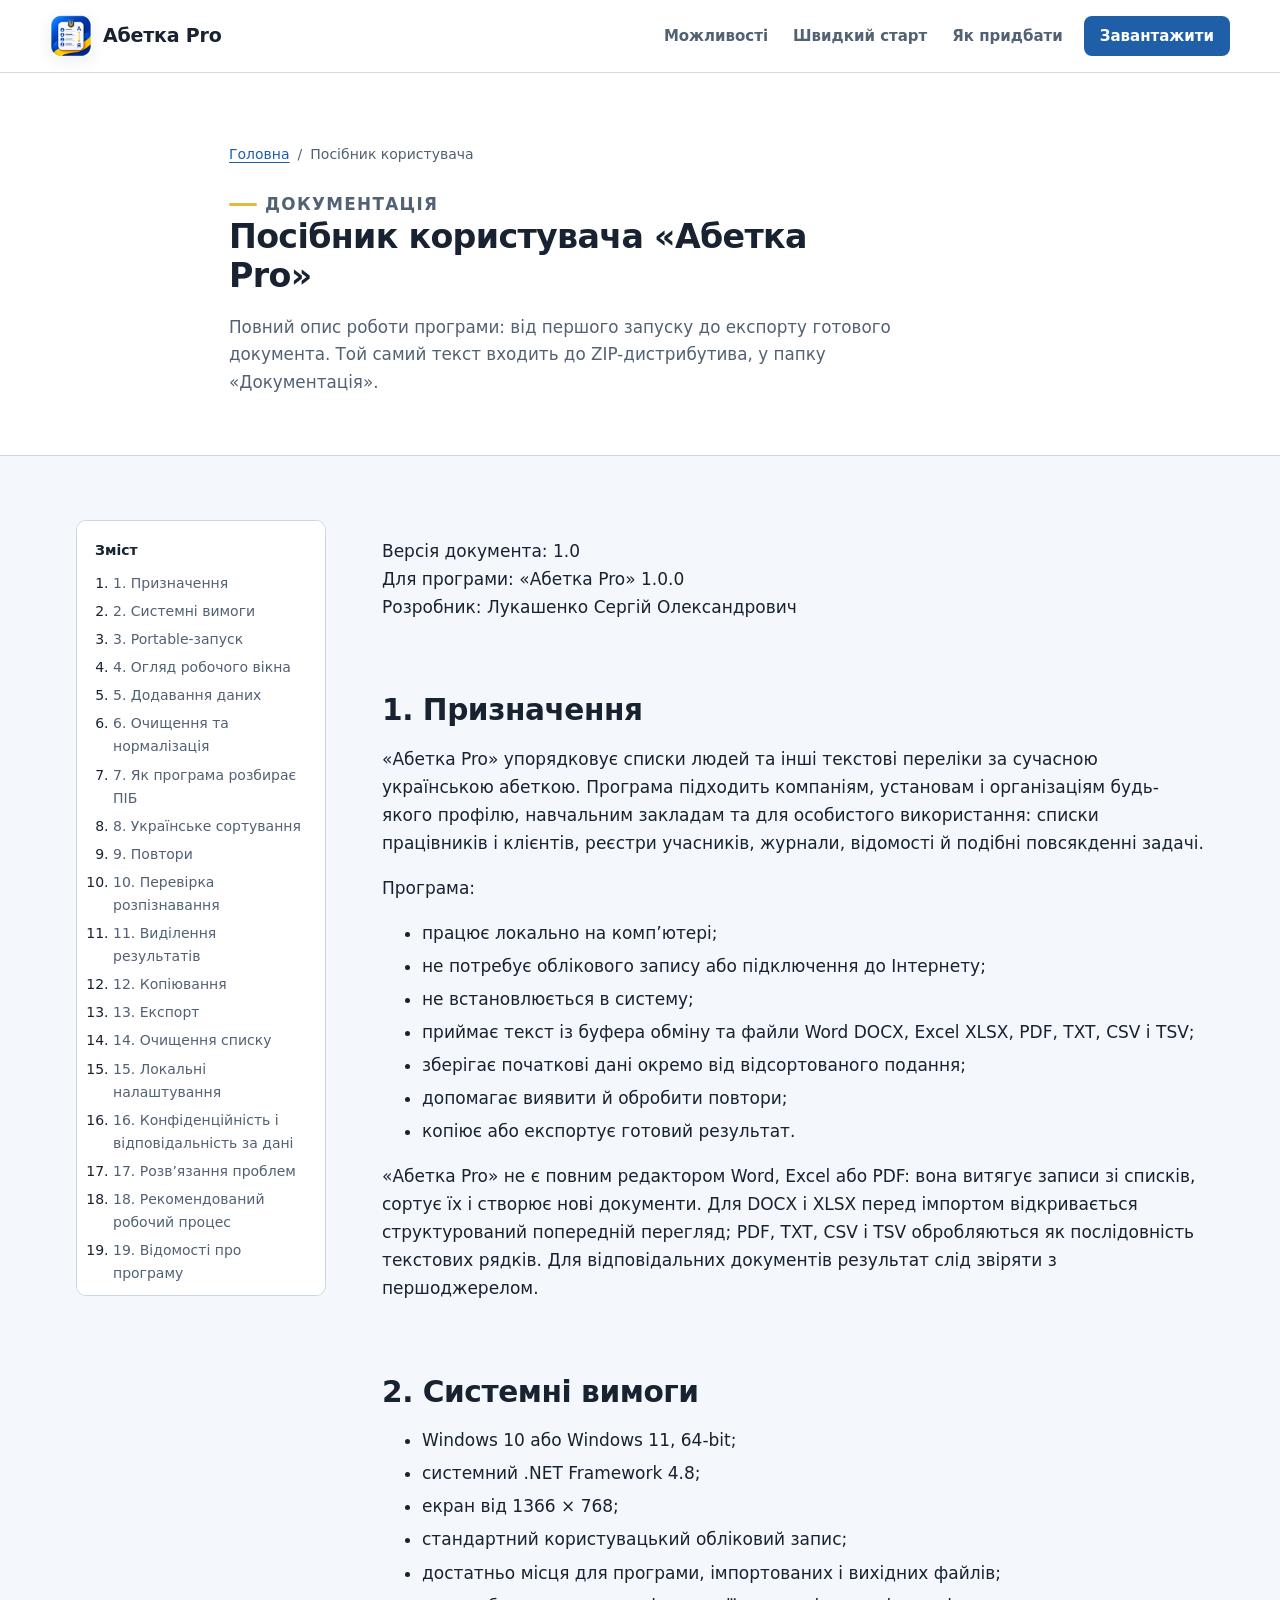
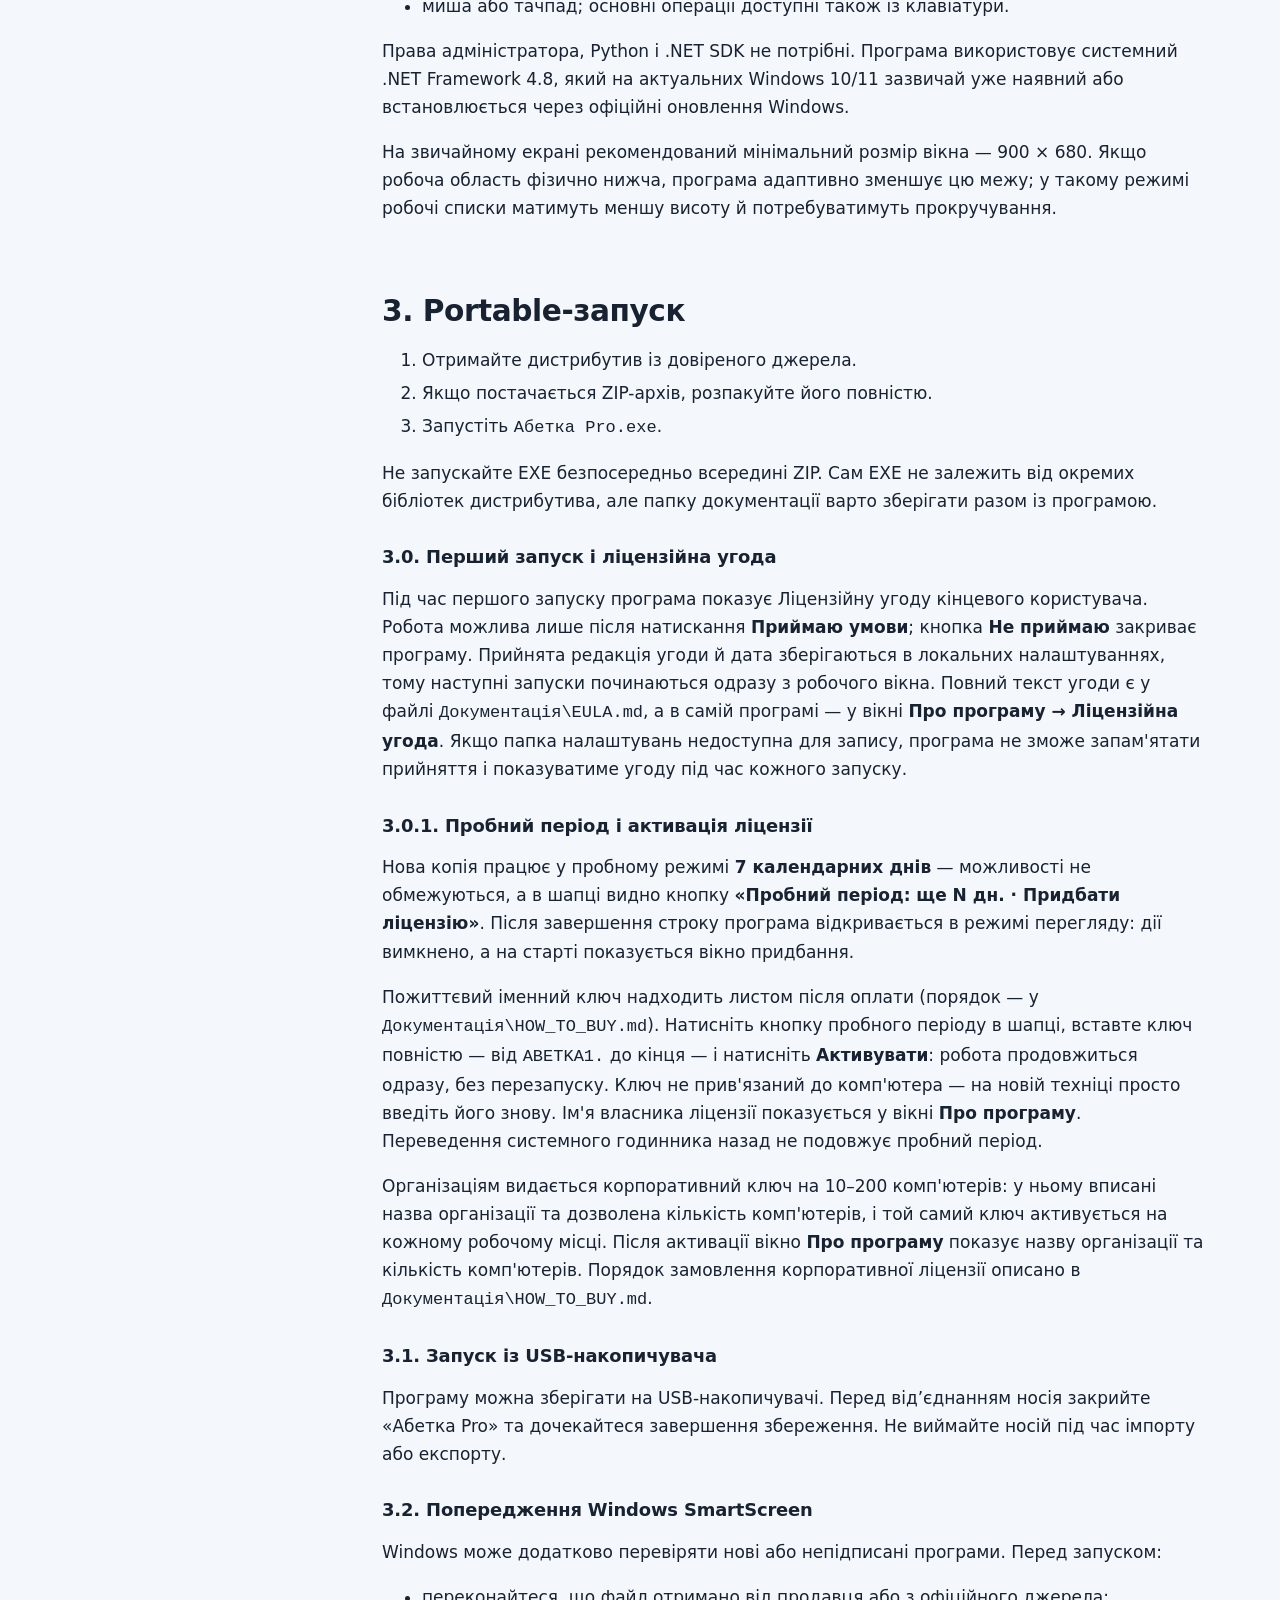
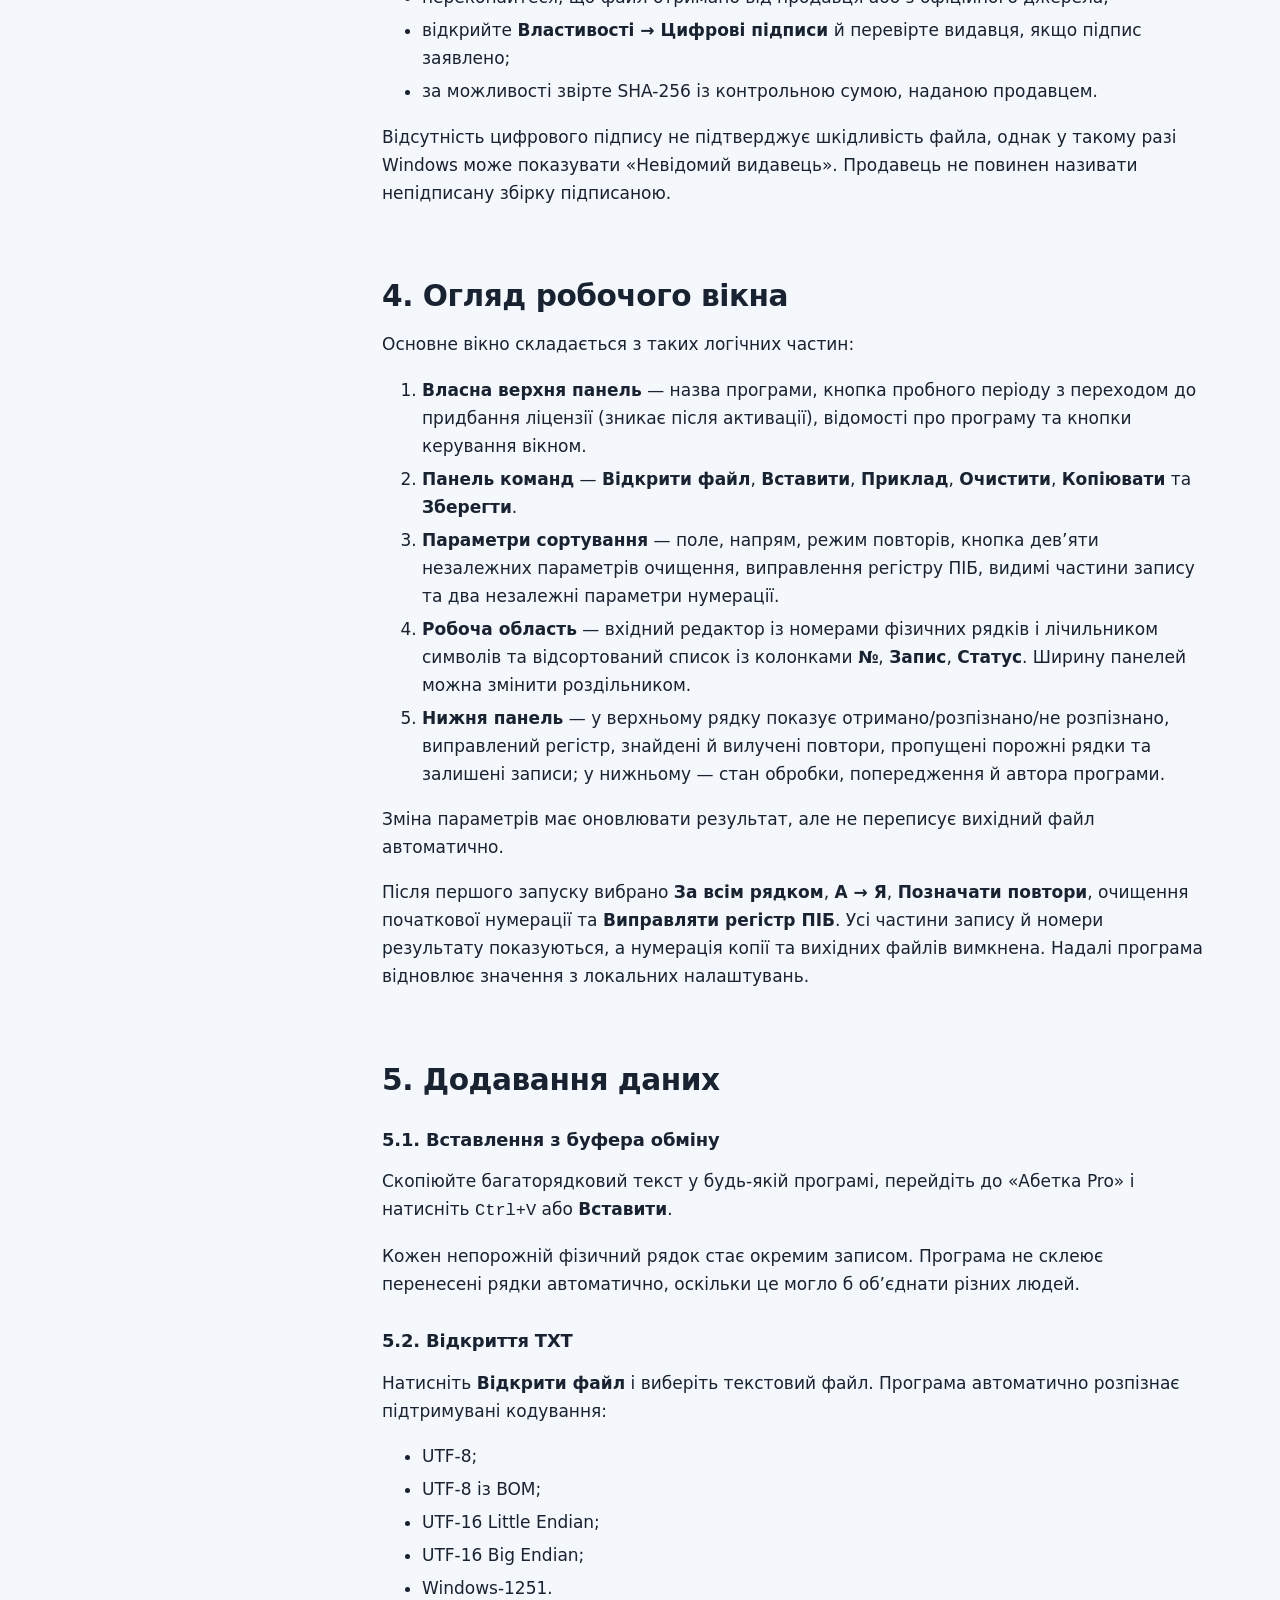
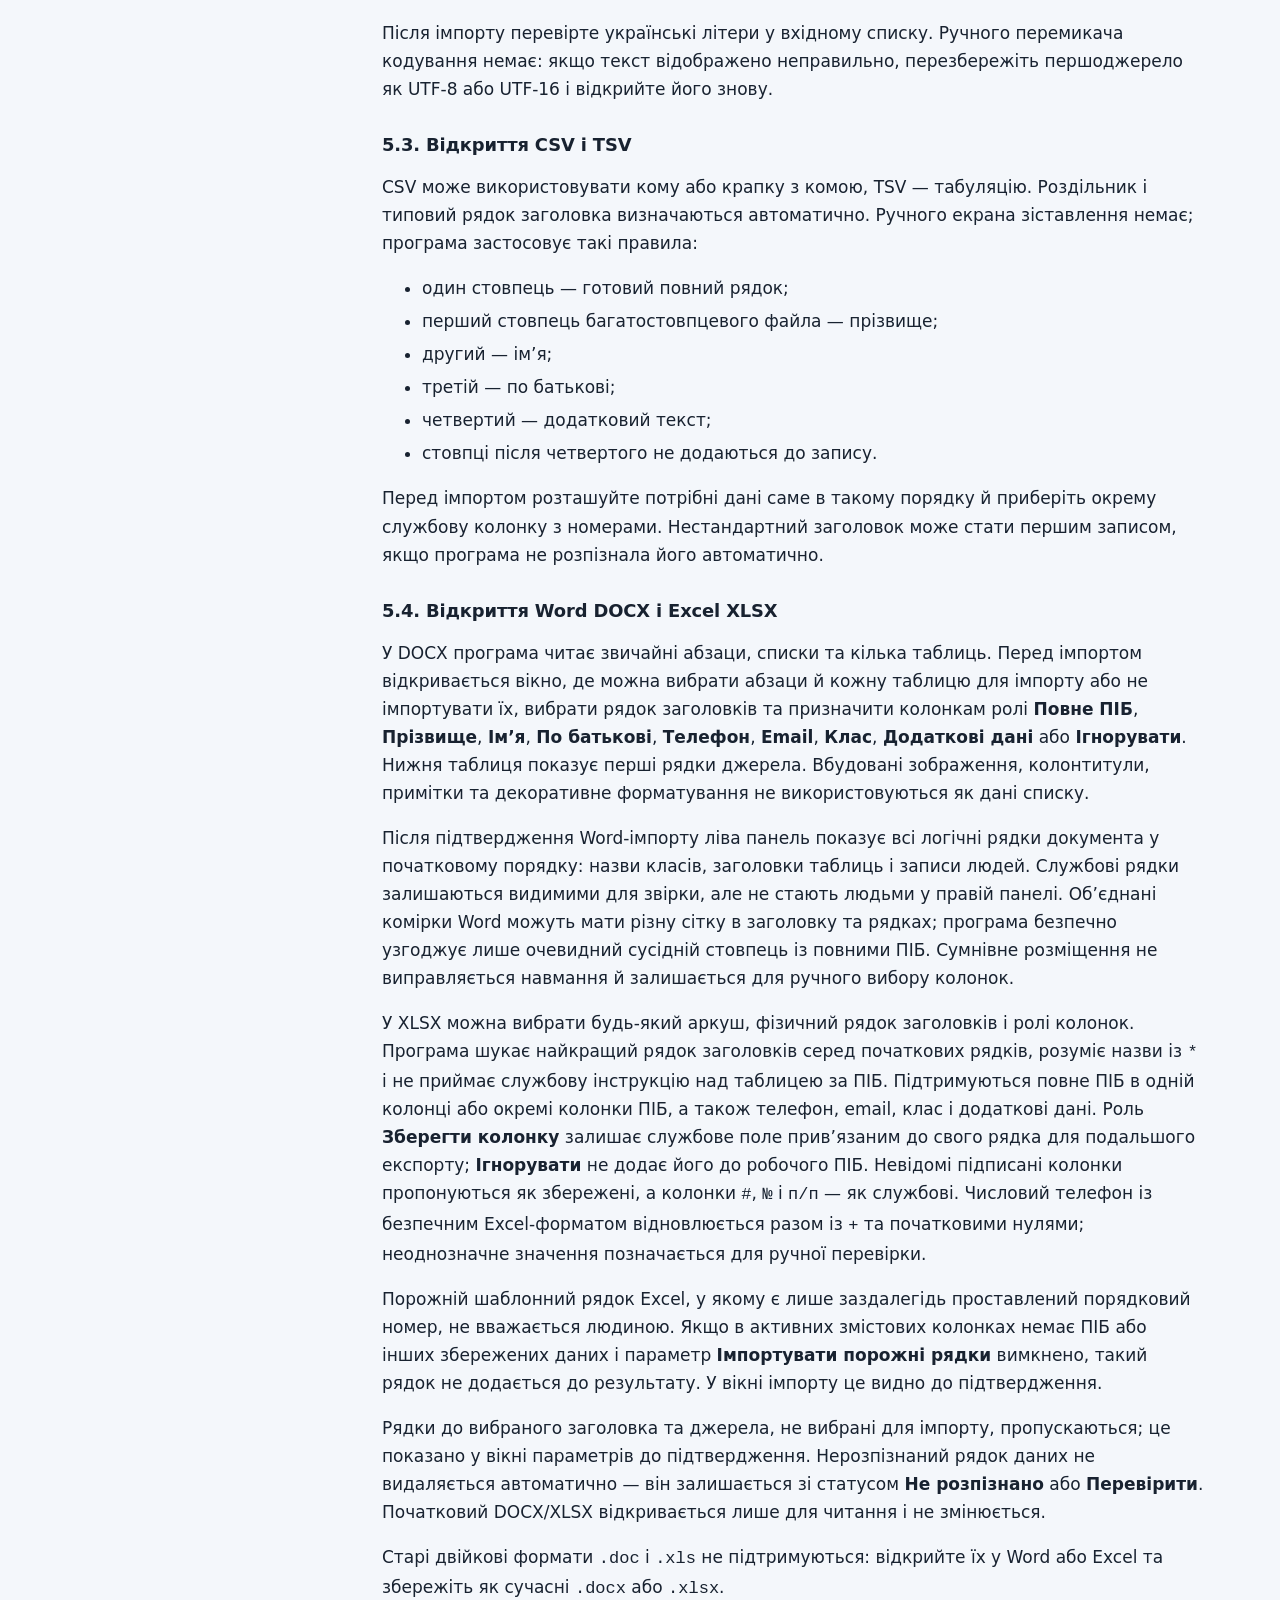
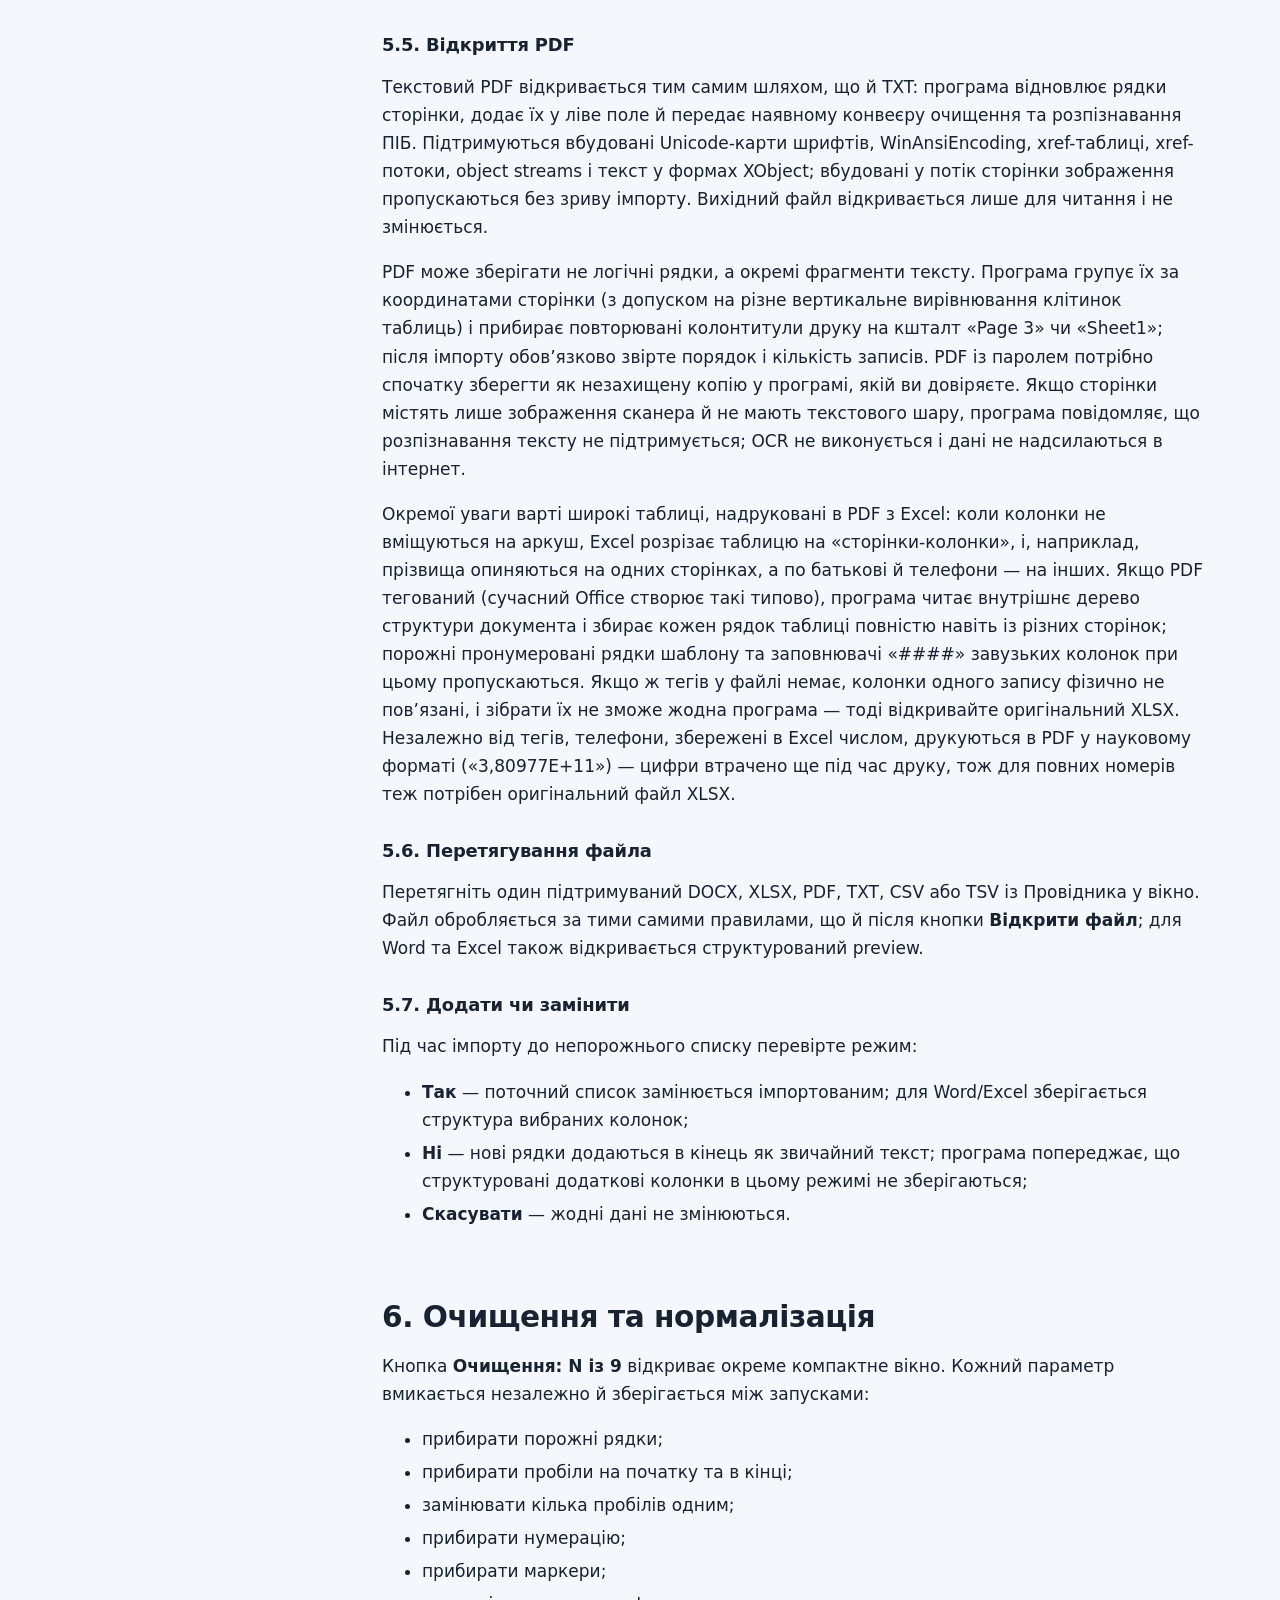
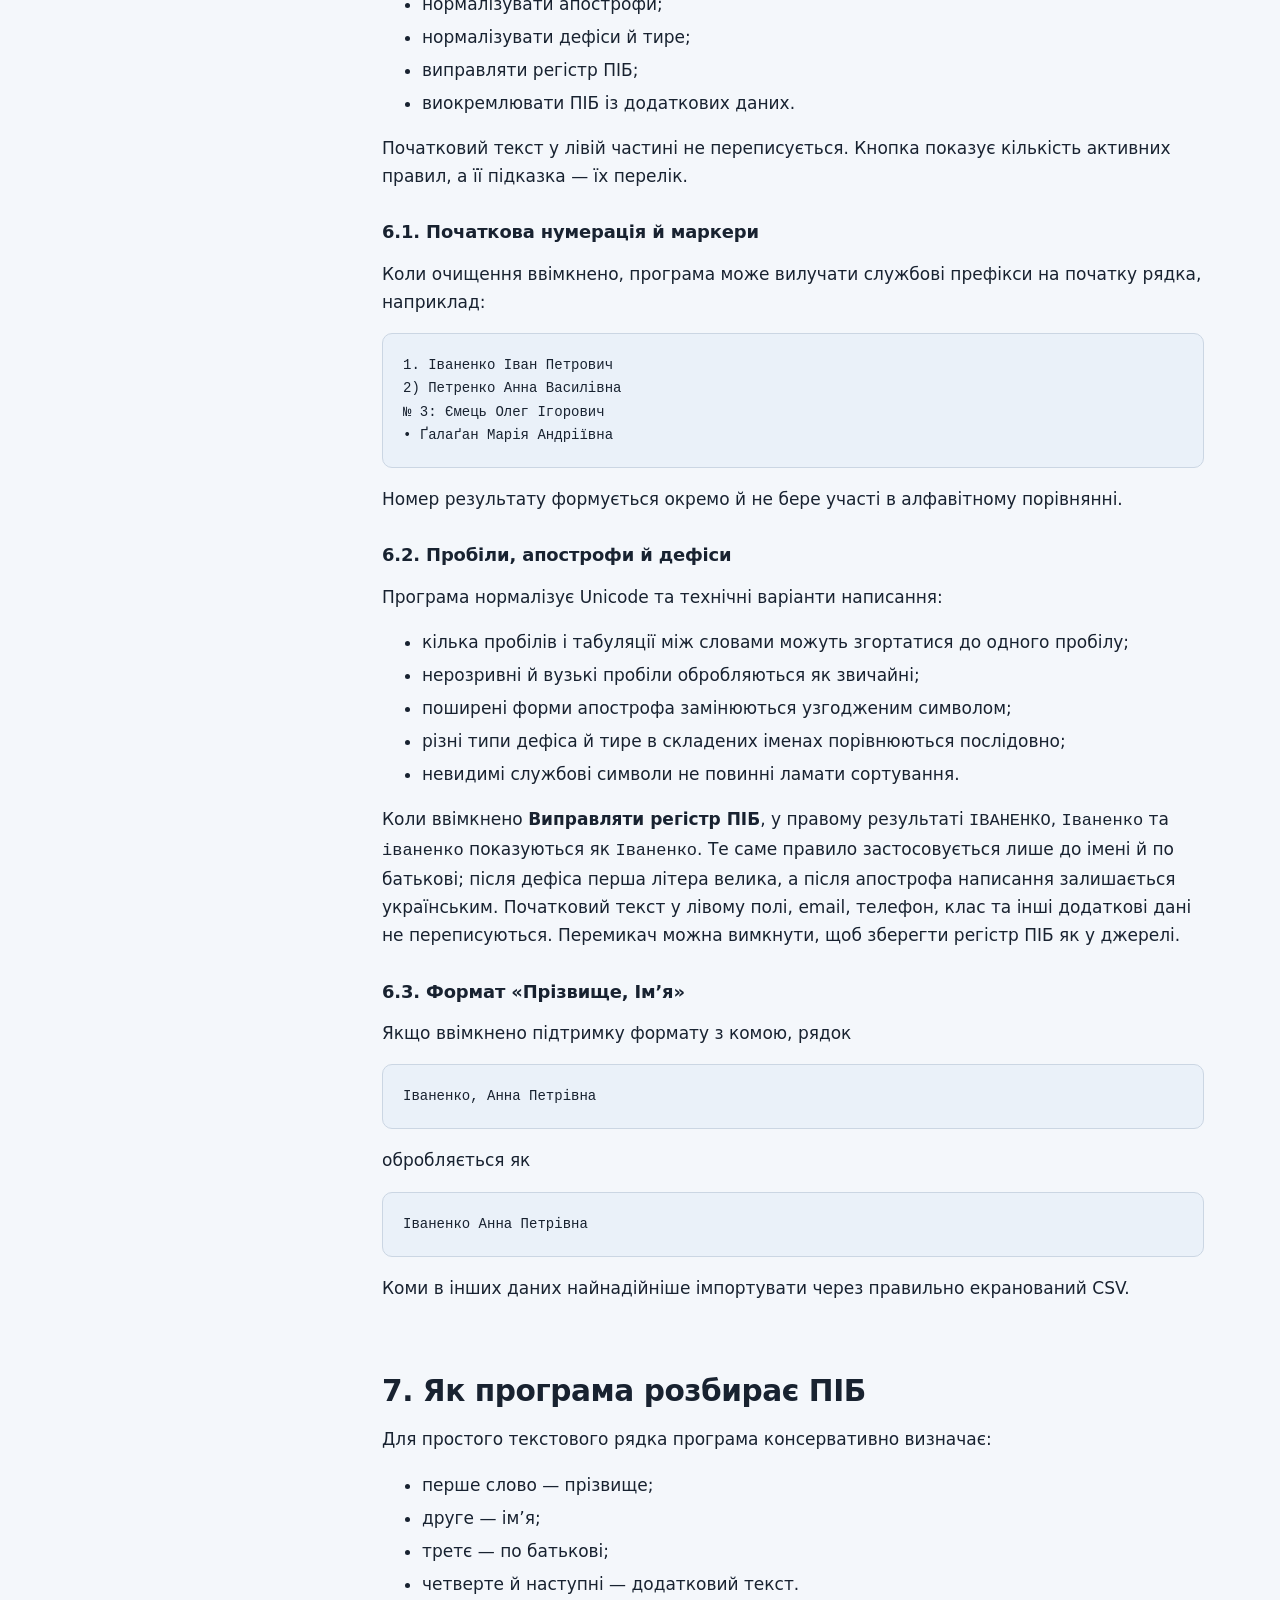
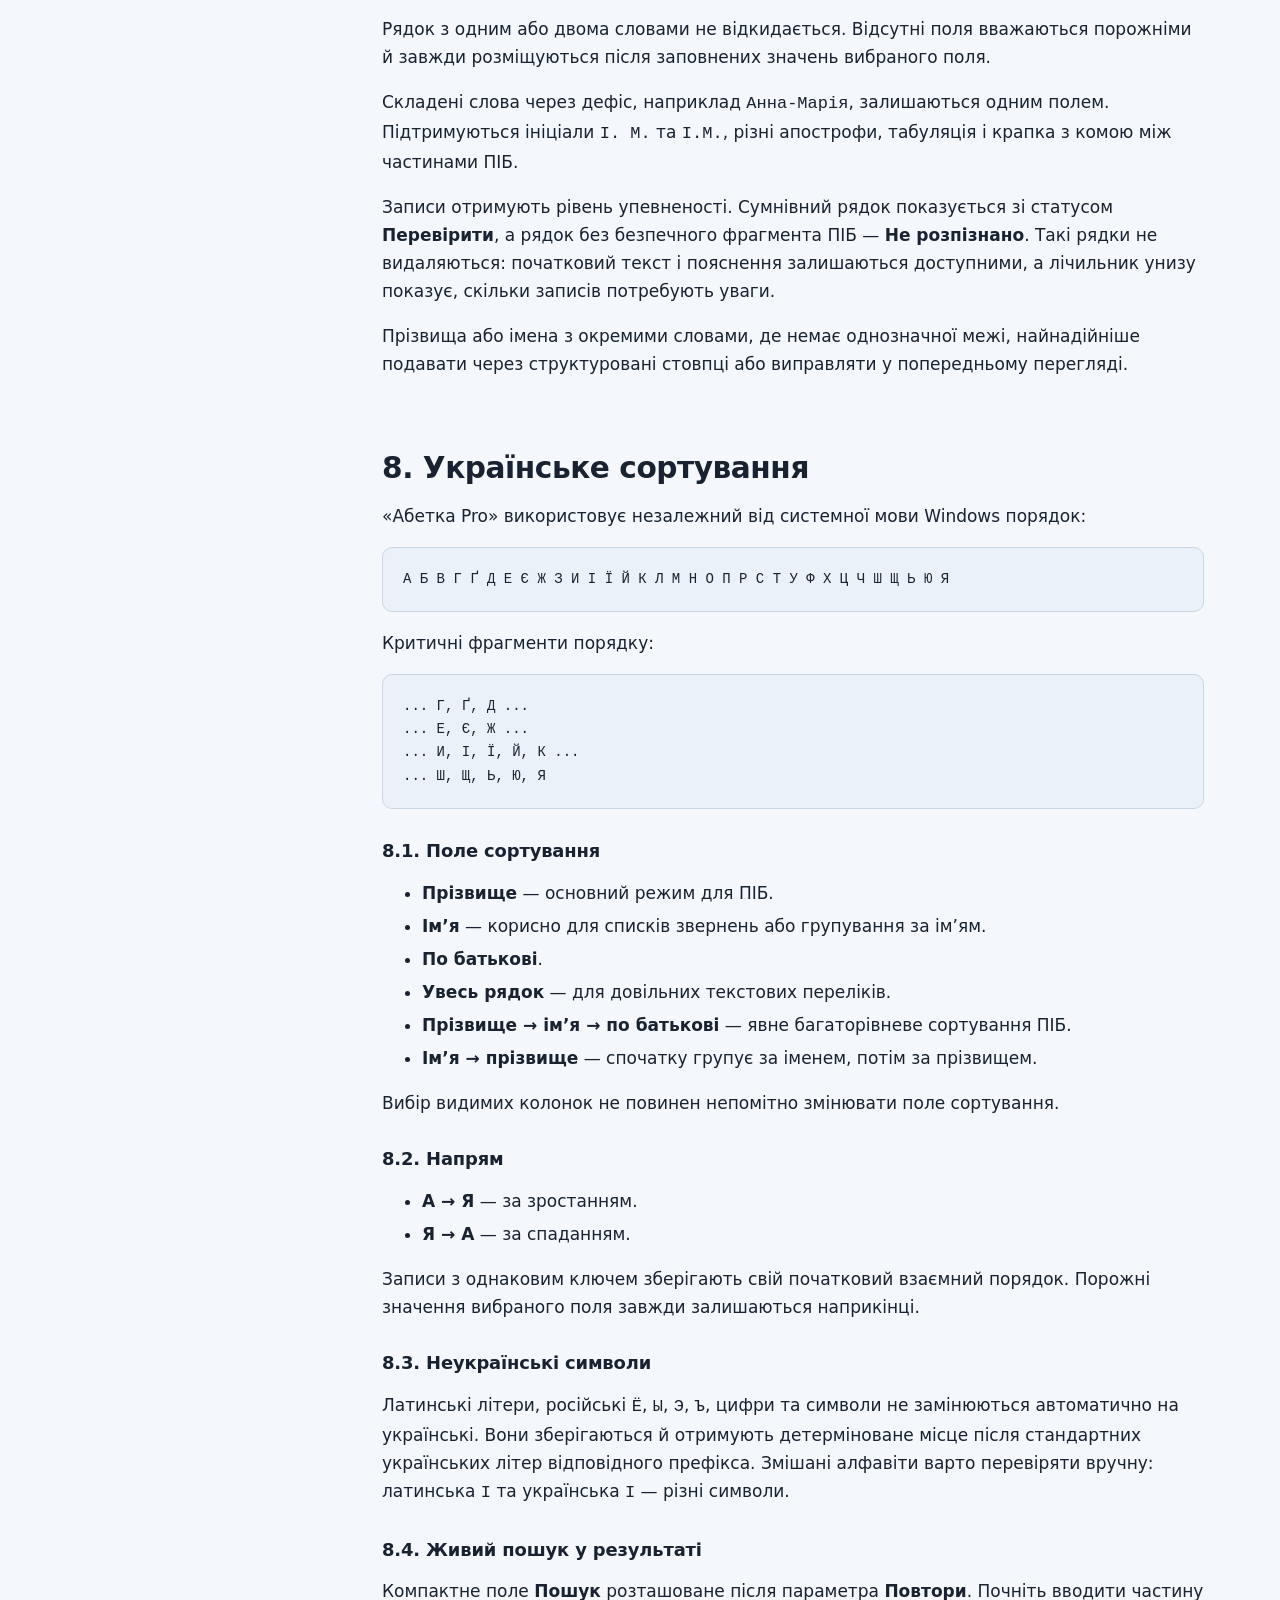
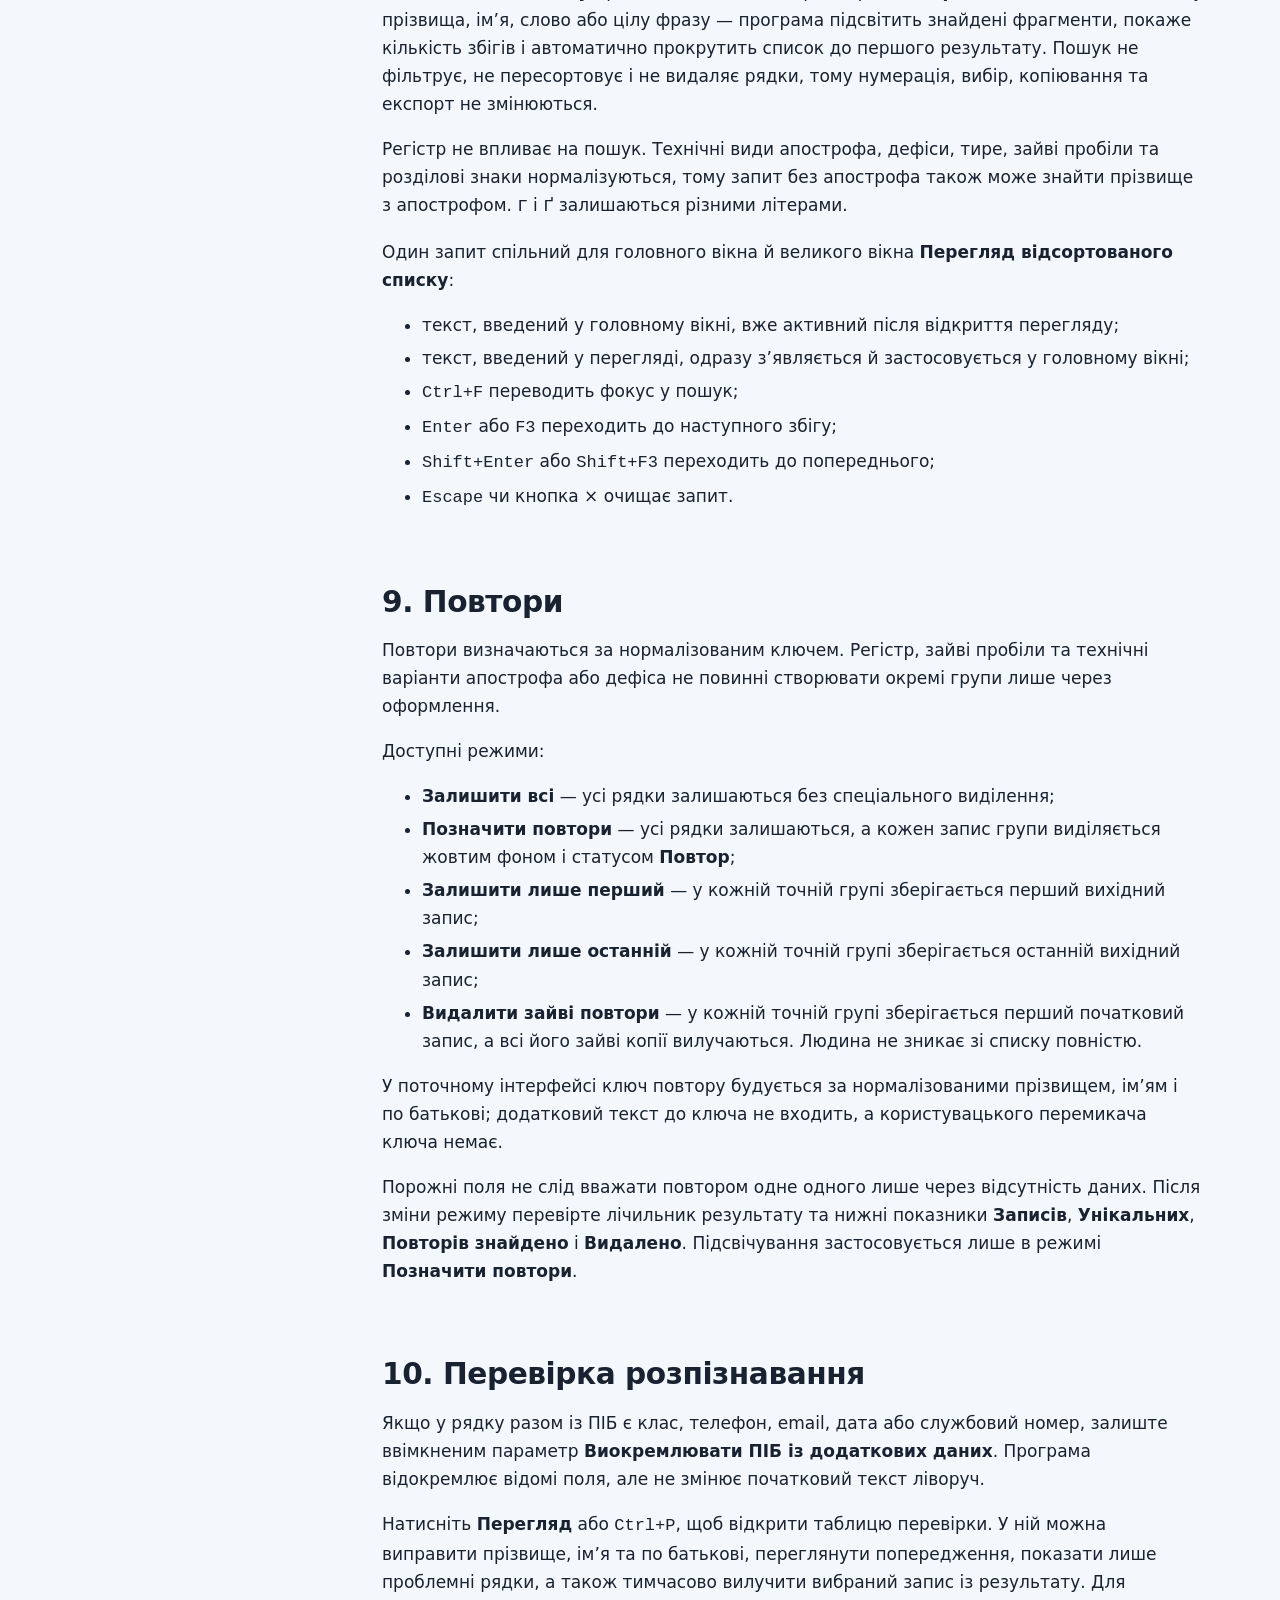
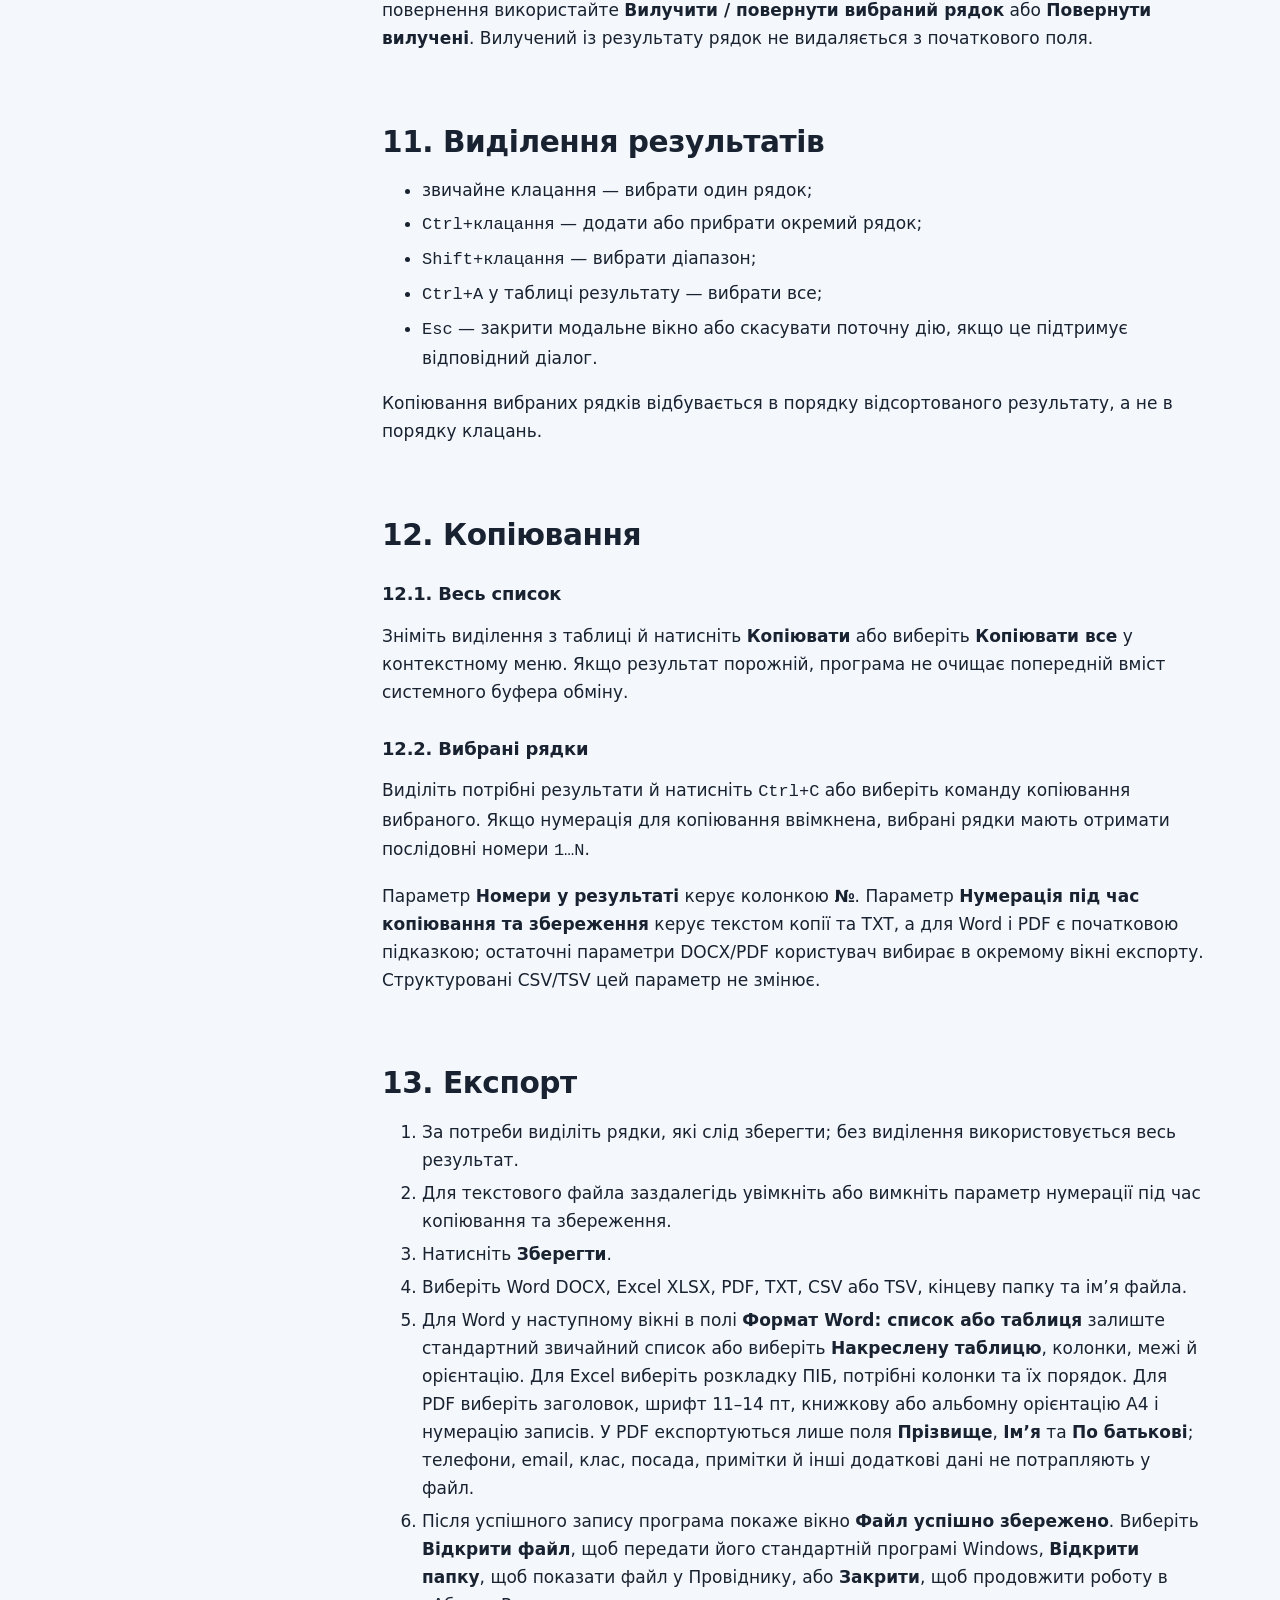
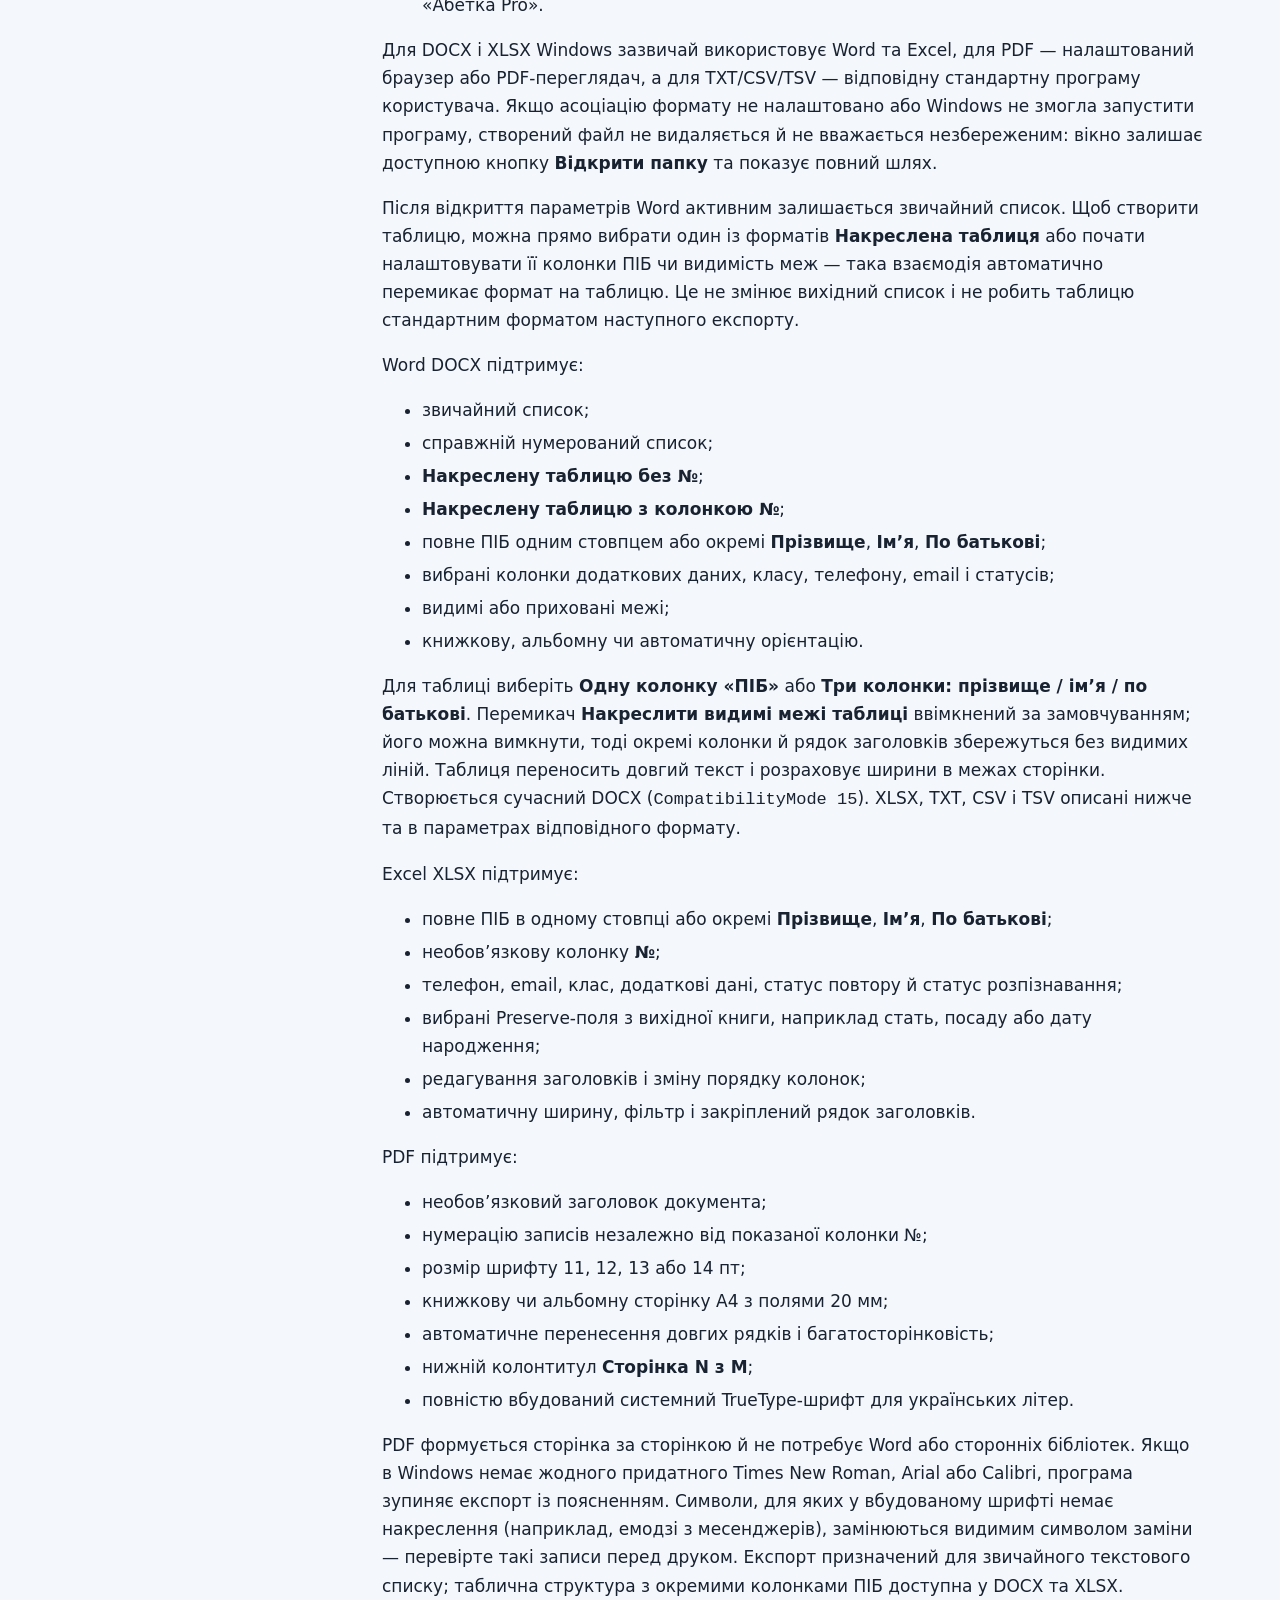
<file: posibnyk.html>
<!doctype html>
<html lang="uk">
  <head>
    <meta charset="utf-8">
    <meta name="viewport" content="width=device-width, initial-scale=1">
    <title>Посібник користувача — Абетка Pro</title>
    <meta name="description" content="Повний посібник користувача «Абетка Pro»: імпорт Word, Excel, PDF і тексту, сортування за українською абеткою, повтори, пошук та експорт результату.">
    <link rel="canonical" href="https://serhii0304.github.io/abetka-pro-site/posibnyk.html">
    <link rel="icon" href="images/favicon.ico" sizes="any">
    <link rel="icon" type="image/png" sizes="32x32" href="images/favicon-32.png">
    <link rel="icon" type="image/png" sizes="16x16" href="images/favicon-16.png">
    <link rel="apple-touch-icon" href="images/apple-touch-icon.png">
    <meta name="theme-color" content="#f4f7fb" media="(prefers-color-scheme: light)">
    <meta name="theme-color" content="#0d1722" media="(prefers-color-scheme: dark)">
    <meta name="author" content="Лукашенко Сергій Олександрович">
    <link rel="stylesheet" href="css/styles.css?v=6">
    <meta property="og:title" content="Посібник користувача — Абетка Pro">
    <meta property="og:description" content="Повний посібник користувача «Абетка Pro»: імпорт Word, Excel, PDF і тексту, сортування за українською абеткою, повтори, пошук та експорт результату.">
    <meta property="og:image" content="https://serhii0304.github.io/abetka-pro-site/images/og-preview.png">
    <meta property="og:url" content="https://serhii0304.github.io/abetka-pro-site/posibnyk.html">
    <meta property="og:type" content="article">
    <meta property="og:locale" content="uk_UA">
    <meta name="twitter:card" content="summary_large_image">
    <meta name="twitter:title" content="Посібник користувача — Абетка Pro">
    <meta name="twitter:description" content="Повний посібник користувача «Абетка Pro»: імпорт Word, Excel, PDF і тексту, сортування за українською абеткою, повтори, пошук та експорт результату.">
    <meta name="twitter:image" content="https://serhii0304.github.io/abetka-pro-site/images/og-preview.png">
  </head>
  <body>
    <a class="skip-link" href="#main-content">Перейти до основного вмісту</a>
    <header class="site-header">
      <div class="container header-inner">
        <a class="brand" href="index.html" aria-label="Абетка Pro — головна сторінка">
          <img src="images/logo.png" width="42" height="42" alt="">
          <span>Абетка Pro</span>
        </a>
        <button class="menu-toggle" type="button" aria-label="Відкрити меню" aria-expanded="false" aria-controls="site-navigation" data-menu-toggle>
          <span class="menu-lines" aria-hidden="true"></span>
        </button>
        <nav class="site-nav" id="site-navigation" aria-label="Основна навігація" data-menu>
          <a href="index.html#mozhlyvosti">Можливості</a>
          <a href="shvydkyi-start.html">Швидкий старт</a>
          <a href="yak-prydbaty.html">Як придбати</a>
          <a class="nav-download" href="https://github.com/Serhii0304/abetka-pro-site/releases/download/v1.0.0/Abetka-Pro-1.0.0-win-x64-portable.zip">Завантажити</a>
        </nav>
      </div>
    </header>

    <main id="main-content">
      <header class="inner-hero">
        <div class="reading-container">
          <ol class="breadcrumbs" aria-label="Навігаційний шлях">
            <li><a href="index.html">Головна</a></li>
            <li aria-current="page">Посібник користувача</li>
          </ol>
          <p class="eyebrow">Документація</p>
          <h1>Посібник користувача «Абетка Pro»</h1>
          <p>Повний опис роботи програми: від першого запуску до експорту готового документа.
          Той самий текст входить до ZIP-дистрибутива, у папку «Документація».</p>
        </div>
      </header>

      <div class="container article-layout">
        <nav class="article-toc" aria-label="Зміст документа">
          <strong>Зміст</strong>
          <ol>
            <li><a href="#section-1">1. Призначення</a></li>
            <li><a href="#section-2">2. Системні вимоги</a></li>
            <li><a href="#section-3">3. Portable-запуск</a></li>
            <li><a href="#section-4">4. Огляд робочого вікна</a></li>
            <li><a href="#section-5">5. Додавання даних</a></li>
            <li><a href="#section-6">6. Очищення та нормалізація</a></li>
            <li><a href="#section-7">7. Як програма розбирає ПІБ</a></li>
            <li><a href="#section-8">8. Українське сортування</a></li>
            <li><a href="#section-9">9. Повтори</a></li>
            <li><a href="#section-10">10. Перевірка розпізнавання</a></li>
            <li><a href="#section-11">11. Виділення результатів</a></li>
            <li><a href="#section-12">12. Копіювання</a></li>
            <li><a href="#section-13">13. Експорт</a></li>
            <li><a href="#section-14">14. Очищення списку</a></li>
            <li><a href="#section-15">15. Локальні налаштування</a></li>
            <li><a href="#section-16">16. Конфіденційність і відповідальність за дані</a></li>
            <li><a href="#section-17">17. Розв’язання проблем</a></li>
            <li><a href="#section-18">18. Рекомендований робочий процес</a></li>
            <li><a href="#section-19">19. Відомості про програму</a></li>
          </ol>
        </nav>
        <article class="prose">
<p>Версія документа: 1.0<br>Для програми: «Абетка Pro» 1.0.0<br>Розробник: Лукашенко Сергій Олександрович</p>
<h2 id="section-1">1. Призначення</h2>
<p>«Абетка Pro» упорядковує списки людей та інші текстові переліки за сучасною українською абеткою. Програма підходить компаніям, установам і організаціям будь-якого профілю, навчальним закладам та для особистого використання: списки працівників і клієнтів, реєстри учасників, журнали, відомості й подібні повсякденні задачі.</p>
<p>Програма:</p>
<ul><li>працює локально на комп’ютері;</li><li>не потребує облікового запису або підключення до Інтернету;</li><li>не встановлюється в систему;</li><li>приймає текст із буфера обміну та файли Word DOCX, Excel XLSX, PDF, TXT, CSV і TSV;</li><li>зберігає початкові дані окремо від відсортованого подання;</li><li>допомагає виявити й обробити повтори;</li><li>копіює або експортує готовий результат.</li></ul>
<p>«Абетка Pro» не є повним редактором Word, Excel або PDF: вона витягує записи зі списків, сортує їх і створює нові документи. Для DOCX і XLSX перед імпортом відкривається структурований попередній перегляд; PDF, TXT, CSV і TSV обробляються як послідовність текстових рядків. Для відповідальних документів результат слід звіряти з першоджерелом.</p>
<h2 id="section-2">2. Системні вимоги</h2>
<ul><li>Windows 10 або Windows 11, 64-bit;</li><li>системний .NET Framework 4.8;</li><li>екран від 1366 × 768;</li><li>стандартний користувацький обліковий запис;</li><li>достатньо місця для програми, імпортованих і вихідних файлів;</li><li>миша або тачпад; основні операції доступні також із клавіатури.</li></ul>
<p>Права адміністратора, Python і .NET SDK не потрібні. Програма використовує системний .NET Framework 4.8, який на актуальних Windows 10/11 зазвичай уже наявний або встановлюється через офіційні оновлення Windows.</p>
<p>На звичайному екрані рекомендований мінімальний розмір вікна — 900 × 680. Якщо робоча область фізично нижча, програма адаптивно зменшує цю межу; у такому режимі робочі списки матимуть меншу висоту й потребуватимуть прокручування.</p>
<h2 id="section-3">3. Portable-запуск</h2>
<ol><li>Отримайте дистрибутив із довіреного джерела.</li><li>Якщо постачається ZIP-архів, розпакуйте його повністю.</li><li>Запустіть <code>Абетка Pro.exe</code>.</li></ol>
<p>Не запускайте EXE безпосередньо всередині ZIP. Сам EXE не залежить від окремих бібліотек дистрибутива, але папку документації варто зберігати разом із програмою.</p>
<h3>3.0. Перший запуск і ліцензійна угода</h3>
<p>Під час першого запуску програма показує Ліцензійну угоду кінцевого користувача. Робота можлива лише після натискання <strong>Приймаю умови</strong>; кнопка <strong>Не приймаю</strong> закриває програму. Прийнята редакція угоди й дата зберігаються в локальних налаштуваннях, тому наступні запуски починаються одразу з робочого вікна. Повний текст угоди є у файлі <code>Документація\EULA.md</code>, а в самій програмі — у вікні <strong>Про програму → Ліцензійна угода</strong>. Якщо папка налаштувань недоступна для запису, програма не зможе запам&#x27;ятати прийняття і показуватиме угоду під час кожного запуску.</p>
<h3>3.0.1. Пробний період і активація ліцензії</h3>
<p>Нова копія працює у пробному режимі <strong>7 календарних днів</strong> — можливості не обмежуються, а в шапці видно кнопку <strong>«Пробний період: ще N дн. · Придбати ліцензію»</strong>. Після завершення строку програма відкривається в режимі перегляду: дії вимкнено, а на старті показується вікно придбання.</p>
<p>Пожиттєвий іменний ключ надходить листом після оплати (порядок — у <code>Документація\HOW_TO_BUY.md</code>). Натисніть кнопку пробного періоду в шапці, вставте ключ повністю — від <code>ABETKA1.</code> до кінця — і натисніть <strong>Активувати</strong>: робота продовжиться одразу, без перезапуску. Ключ не прив&#x27;язаний до комп&#x27;ютера — на новій техніці просто введіть його знову. Ім&#x27;я власника ліцензії показується у вікні <strong>Про програму</strong>. Переведення системного годинника назад не подовжує пробний період.</p>
<p>Організаціям видається корпоративний ключ на 10–200 комп&#x27;ютерів: у ньому вписані назва організації та дозволена кількість комп&#x27;ютерів, і той самий ключ активується на кожному робочому місці. Після активації вікно <strong>Про програму</strong> показує назву організації та кількість комп&#x27;ютерів. Порядок замовлення корпоративної ліцензії описано в <code>Документація\HOW_TO_BUY.md</code>.</p>
<h3>3.1. Запуск із USB-накопичувача</h3>
<p>Програму можна зберігати на USB-накопичувачі. Перед від’єднанням носія закрийте «Абетка Pro» та дочекайтеся завершення збереження. Не виймайте носій під час імпорту або експорту.</p>
<h3>3.2. Попередження Windows SmartScreen</h3>
<p>Windows може додатково перевіряти нові або непідписані програми. Перед запуском:</p>
<ul><li>переконайтеся, що файл отримано від продавця або з офіційного джерела;</li><li>відкрийте <strong>Властивості → Цифрові підписи</strong> й перевірте видавця, якщо підпис заявлено;</li><li>за можливості звірте SHA-256 із контрольною сумою, наданою продавцем.</li></ul>
<p>Відсутність цифрового підпису не підтверджує шкідливість файла, однак у такому разі Windows може показувати «Невідомий видавець». Продавець не повинен називати непідписану збірку підписаною.</p>
<h2 id="section-4">4. Огляд робочого вікна</h2>
<p>Основне вікно складається з таких логічних частин:</p>
<ol><li><strong>Власна верхня панель</strong> — назва програми, кнопка пробного періоду з переходом до придбання ліцензії (зникає після активації), відомості про програму та кнопки керування вікном.</li><li><strong>Панель команд</strong> — <strong>Відкрити файл</strong>, <strong>Вставити</strong>, <strong>Приклад</strong>, <strong>Очистити</strong>, <strong>Копіювати</strong> та <strong>Зберегти</strong>.</li><li><strong>Параметри сортування</strong> — поле, напрям, режим повторів, кнопка дев’яти незалежних параметрів очищення, виправлення регістру ПІБ, видимі частини запису та два незалежні параметри нумерації.</li><li><strong>Робоча область</strong> — вхідний редактор із номерами фізичних рядків і лічильником символів та відсортований список із колонками <strong>№</strong>, <strong>Запис</strong>, <strong>Статус</strong>. Ширину панелей можна змінити роздільником.</li><li><strong>Нижня панель</strong> — у верхньому рядку показує отримано/розпізнано/не розпізнано, виправлений регістр, знайдені й вилучені повтори, пропущені порожні рядки та залишені записи; у нижньому — стан обробки, попередження й автора програми.</li></ol>
<p>Зміна параметрів має оновлювати результат, але не переписує вихідний файл автоматично.</p>
<p>Після першого запуску вибрано <strong>За всім рядком</strong>, <strong>А → Я</strong>, <strong>Позначати повтори</strong>, очищення початкової нумерації та <strong>Виправляти регістр ПІБ</strong>. Усі частини запису й номери результату показуються, а нумерація копії та вихідних файлів вимкнена. Надалі програма відновлює значення з локальних налаштувань.</p>
<h2 id="section-5">5. Додавання даних</h2>
<h3>5.1. Вставлення з буфера обміну</h3>
<p>Скопіюйте багаторядковий текст у будь-якій програмі, перейдіть до «Абетка Pro» і натисніть <code>Ctrl+V</code> або <strong>Вставити</strong>.</p>
<p>Кожен непорожній фізичний рядок стає окремим записом. Програма не склеює перенесені рядки автоматично, оскільки це могло б об’єднати різних людей.</p>
<h3>5.2. Відкриття TXT</h3>
<p>Натисніть <strong>Відкрити файл</strong> і виберіть текстовий файл. Програма автоматично розпізнає підтримувані кодування:</p>
<ul><li>UTF-8;</li><li>UTF-8 із BOM;</li><li>UTF-16 Little Endian;</li><li>UTF-16 Big Endian;</li><li>Windows-1251.</li></ul>
<p>Після імпорту перевірте українські літери у вхідному списку. Ручного перемикача кодування немає: якщо текст відображено неправильно, перезбережіть першоджерело як UTF-8 або UTF-16 і відкрийте його знову.</p>
<h3>5.3. Відкриття CSV і TSV</h3>
<p>CSV може використовувати кому або крапку з комою, TSV — табуляцію. Роздільник і типовий рядок заголовка визначаються автоматично. Ручного екрана зіставлення немає; програма застосовує такі правила:</p>
<ul><li>один стовпець — готовий повний рядок;</li><li>перший стовпець багатостовпцевого файла — прізвище;</li><li>другий — ім’я;</li><li>третій — по батькові;</li><li>четвертий — додатковий текст;</li><li>стовпці після четвертого не додаються до запису.</li></ul>
<p>Перед імпортом розташуйте потрібні дані саме в такому порядку й приберіть окрему службову колонку з номерами. Нестандартний заголовок може стати першим записом, якщо програма не розпізнала його автоматично.</p>
<h3>5.4. Відкриття Word DOCX і Excel XLSX</h3>
<p>У DOCX програма читає звичайні абзаци, списки та кілька таблиць. Перед імпортом відкривається вікно, де можна вибрати абзаци й кожну таблицю для імпорту або не імпортувати їх, вибрати рядок заголовків та призначити колонкам ролі <strong>Повне ПІБ</strong>, <strong>Прізвище</strong>, <strong>Ім’я</strong>, <strong>По батькові</strong>, <strong>Телефон</strong>, <strong>Email</strong>, <strong>Клас</strong>, <strong>Додаткові дані</strong> або <strong>Ігнорувати</strong>. Нижня таблиця показує перші рядки джерела. Вбудовані зображення, колонтитули, примітки та декоративне форматування не використовуються як дані списку.</p>
<p>Після підтвердження Word-імпорту ліва панель показує всі логічні рядки документа у початковому порядку: назви класів, заголовки таблиць і записи людей. Службові рядки залишаються видимими для звірки, але не стають людьми у правій панелі. Об’єднані комірки Word можуть мати різну сітку в заголовку та рядках; програма безпечно узгоджує лише очевидний сусідній стовпець із повними ПІБ. Сумнівне розміщення не виправляється навмання й залишається для ручного вибору колонок.</p>
<p>У XLSX можна вибрати будь-який аркуш, фізичний рядок заголовків і ролі колонок. Програма шукає найкращий рядок заголовків серед початкових рядків, розуміє назви із <code>*</code> і не приймає службову інструкцію над таблицею за ПІБ. Підтримуються повне ПІБ в одній колонці або окремі колонки ПІБ, а також телефон, email, клас і додаткові дані. Роль <strong>Зберегти колонку</strong> залишає службове поле прив’язаним до свого рядка для подальшого експорту; <strong>Ігнорувати</strong> не додає його до робочого ПІБ. Невідомі підписані колонки пропонуються як збережені, а колонки <code>#</code>, <code>№</code> і <code>п/п</code> — як службові. Числовий телефон із безпечним Excel-форматом відновлюється разом із <code>+</code> та початковими нулями; неоднозначне значення позначається для ручної перевірки.</p>
<p>Порожній шаблонний рядок Excel, у якому є лише заздалегідь проставлений порядковий номер, не вважається людиною. Якщо в активних змістових колонках немає ПІБ або інших збережених даних і параметр <strong>Імпортувати порожні рядки</strong> вимкнено, такий рядок не додається до результату. У вікні імпорту це видно до підтвердження.</p>
<p>Рядки до вибраного заголовка та джерела, не вибрані для імпорту, пропускаються; це показано у вікні параметрів до підтвердження. Нерозпізнаний рядок даних не видаляється автоматично — він залишається зі статусом <strong>Не розпізнано</strong> або <strong>Перевірити</strong>. Початковий DOCX/XLSX відкривається лише для читання і не змінюється.</p>
<p>Старі двійкові формати <code>.doc</code> і <code>.xls</code> не підтримуються: відкрийте їх у Word або Excel та збережіть як сучасні <code>.docx</code> або <code>.xlsx</code>.</p>
<h3>5.5. Відкриття PDF</h3>
<p>Текстовий PDF відкривається тим самим шляхом, що й TXT: програма відновлює рядки сторінки, додає їх у ліве поле й передає наявному конвеєру очищення та розпізнавання ПІБ. Підтримуються вбудовані Unicode-карти шрифтів, WinAnsiEncoding, xref-таблиці, xref-потоки, object streams і текст у формах XObject; вбудовані у потік сторінки зображення пропускаються без зриву імпорту. Вихідний файл відкривається лише для читання і не змінюється.</p>
<p>PDF може зберігати не логічні рядки, а окремі фрагменти тексту. Програма групує їх за координатами сторінки (з допуском на різне вертикальне вирівнювання клітинок таблиць) і прибирає повторювані колонтитули друку на кшталт «Page 3» чи «Sheet1»; після імпорту обов’язково звірте порядок і кількість записів. PDF із паролем потрібно спочатку зберегти як незахищену копію у програмі, якій ви довіряєте. Якщо сторінки містять лише зображення сканера й не мають текстового шару, програма повідомляє, що розпізнавання тексту не підтримується; OCR не виконується і дані не надсилаються в інтернет.</p>
<p>Окремої уваги варті широкі таблиці, надруковані в PDF з Excel: коли колонки не вміщуються на аркуш, Excel розрізає таблицю на «сторінки-колонки», і, наприклад, прізвища опиняються на одних сторінках, а по батькові й телефони — на інших. Якщо PDF тегований (сучасний Office створює такі типово), програма читає внутрішнє дерево структури документа і збирає кожен рядок таблиці повністю навіть із різних сторінок; порожні пронумеровані рядки шаблону та заповнювачі «####» завузьких колонок при цьому пропускаються. Якщо ж тегів у файлі немає, колонки одного запису фізично не пов’язані, і зібрати їх не зможе жодна програма — тоді відкривайте оригінальний XLSX. Незалежно від тегів, телефони, збережені в Excel числом, друкуються в PDF у науковому форматі («3,80977E+11») — цифри втрачено ще під час друку, тож для повних номерів теж потрібен оригінальний файл XLSX.</p>
<h3>5.6. Перетягування файла</h3>
<p>Перетягніть один підтримуваний DOCX, XLSX, PDF, TXT, CSV або TSV із Провідника у вікно. Файл обробляється за тими самими правилами, що й після кнопки <strong>Відкрити файл</strong>; для Word та Excel також відкривається структурований preview.</p>
<h3>5.7. Додати чи замінити</h3>
<p>Під час імпорту до непорожнього списку перевірте режим:</p>
<ul><li><strong>Так</strong> — поточний список замінюється імпортованим; для Word/Excel зберігається структура вибраних колонок;</li><li><strong>Ні</strong> — нові рядки додаються в кінець як звичайний текст; програма попереджає, що структуровані додаткові колонки в цьому режимі не зберігаються;</li><li><strong>Скасувати</strong> — жодні дані не змінюються.</li></ul>
<h2 id="section-6">6. Очищення та нормалізація</h2>
<p>Кнопка <strong>Очищення: N із 9</strong> відкриває окреме компактне вікно. Кожний параметр вмикається незалежно й зберігається між запусками:</p>
<ul><li>прибирати порожні рядки;</li><li>прибирати пробіли на початку та в кінці;</li><li>замінювати кілька пробілів одним;</li><li>прибирати нумерацію;</li><li>прибирати маркери;</li><li>нормалізувати апострофи;</li><li>нормалізувати дефіси й тире;</li><li>виправляти регістр ПІБ;</li><li>виокремлювати ПІБ із додаткових даних.</li></ul>
<p>Початковий текст у лівій частині не переписується. Кнопка показує кількість активних правил, а її підказка — їх перелік.</p>
<h3>6.1. Початкова нумерація й маркери</h3>
<p>Коли очищення ввімкнено, програма може вилучати службові префікси на початку рядка, наприклад:</p>
<pre><code>1. Іваненко Іван Петрович
2) Петренко Анна Василівна
№ 3: Ємець Олег Ігорович
• Ґалаґан Марія Андріївна</code></pre>
<p>Номер результату формується окремо й не бере участі в алфавітному порівнянні.</p>
<h3>6.2. Пробіли, апострофи й дефіси</h3>
<p>Програма нормалізує Unicode та технічні варіанти написання:</p>
<ul><li>кілька пробілів і табуляції між словами можуть згортатися до одного пробілу;</li><li>нерозривні й вузькі пробіли обробляються як звичайні;</li><li>поширені форми апострофа замінюються узгодженим символом;</li><li>різні типи дефіса й тире в складених іменах порівнюються послідовно;</li><li>невидимі службові символи не повинні ламати сортування.</li></ul>
<p>Коли ввімкнено <strong>Виправляти регістр ПІБ</strong>, у правому результаті <code>ІВАНЕНКО</code>, <code>Іваненко</code> та <code>іваненко</code> показуються як <code>Іваненко</code>. Те саме правило застосовується лише до імені й по батькові; після дефіса перша літера велика, а після апострофа написання залишається українським. Початковий текст у лівому полі, email, телефон, клас та інші додаткові дані не переписуються. Перемикач можна вимкнути, щоб зберегти регістр ПІБ як у джерелі.</p>
<h3>6.3. Формат «Прізвище, Ім’я»</h3>
<p>Якщо ввімкнено підтримку формату з комою, рядок</p>
<pre><code>Іваненко, Анна Петрівна</code></pre>
<p>обробляється як</p>
<pre><code>Іваненко Анна Петрівна</code></pre>
<p>Коми в інших даних найнадійніше імпортувати через правильно екранований CSV.</p>
<h2 id="section-7">7. Як програма розбирає ПІБ</h2>
<p>Для простого текстового рядка програма консервативно визначає:</p>
<ul><li>перше слово — прізвище;</li><li>друге — ім’я;</li><li>третє — по батькові;</li><li>четверте й наступні — додатковий текст.</li></ul>
<p>Рядок з одним або двома словами не відкидається. Відсутні поля вважаються порожніми й завжди розміщуються після заповнених значень вибраного поля.</p>
<p>Складені слова через дефіс, наприклад <code>Анна-Марія</code>, залишаються одним полем. Підтримуються ініціали <code>І. М.</code> та <code>І.М.</code>, різні апострофи, табуляція і крапка з комою між частинами ПІБ.</p>
<p>Записи отримують рівень упевненості. Сумнівний рядок показується зі статусом <strong>Перевірити</strong>, а рядок без безпечного фрагмента ПІБ — <strong>Не розпізнано</strong>. Такі рядки не видаляються: початковий текст і пояснення залишаються доступними, а лічильник унизу показує, скільки записів потребують уваги.</p>
<p>Прізвища або імена з окремими словами, де немає однозначної межі, найнадійніше подавати через структуровані стовпці або виправляти у попередньому перегляді.</p>
<h2 id="section-8">8. Українське сортування</h2>
<p>«Абетка Pro» використовує незалежний від системної мови Windows порядок:</p>
<pre><code>А Б В Г Ґ Д Е Є Ж З И І Ї Й К Л М Н О П Р С Т У Ф Х Ц Ч Ш Щ Ь Ю Я</code></pre>
<p>Критичні фрагменти порядку:</p>
<pre><code>... Г, Ґ, Д ...
... Е, Є, Ж ...
... И, І, Ї, Й, К ...
... Ш, Щ, Ь, Ю, Я</code></pre>
<h3>8.1. Поле сортування</h3>
<ul><li><strong>Прізвище</strong> — основний режим для ПІБ.</li><li><strong>Ім’я</strong> — корисно для списків звернень або групування за ім’ям.</li><li><strong>По батькові</strong>.</li><li><strong>Увесь рядок</strong> — для довільних текстових переліків.</li><li><strong>Прізвище → ім’я → по батькові</strong> — явне багаторівневе сортування ПІБ.</li><li><strong>Ім’я → прізвище</strong> — спочатку групує за іменем, потім за прізвищем.</li></ul>
<p>Вибір видимих колонок не повинен непомітно змінювати поле сортування.</p>
<h3>8.2. Напрям</h3>
<ul><li><strong>А → Я</strong> — за зростанням.</li><li><strong>Я → А</strong> — за спаданням.</li></ul>
<p>Записи з однаковим ключем зберігають свій початковий взаємний порядок. Порожні значення вибраного поля завжди залишаються наприкінці.</p>
<h3>8.3. Неукраїнські символи</h3>
<p>Латинські літери, російські <code>Ё</code>, <code>Ы</code>, <code>Э</code>, <code>Ъ</code>, цифри та символи не замінюються автоматично на українські. Вони зберігаються й отримують детерміноване місце після стандартних українських літер відповідного префікса. Змішані алфавіти варто перевіряти вручну: латинська <code>I</code> та українська <code>І</code> — різні символи.</p>
<h3>8.4. Живий пошук у результаті</h3>
<p>Компактне поле <strong>Пошук</strong> розташоване після параметра <strong>Повтори</strong>. Почніть вводити частину прізвища, ім’я, слово або цілу фразу — програма підсвітить знайдені фрагменти, покаже кількість збігів і автоматично прокрутить список до першого результату. Пошук не фільтрує, не пересортовує і не видаляє рядки, тому нумерація, вибір, копіювання та експорт не змінюються.</p>
<p>Регістр не впливає на пошук. Технічні види апострофа, дефіси, тире, зайві пробіли та розділові знаки нормалізуються, тому запит без апострофа також може знайти прізвище з апострофом. <code>Г</code> і <code>Ґ</code> залишаються різними літерами.</p>
<p>Один запит спільний для головного вікна й великого вікна <strong>Перегляд відсортованого списку</strong>:</p>
<ul><li>текст, введений у головному вікні, вже активний після відкриття перегляду;</li><li>текст, введений у перегляді, одразу з’являється й застосовується у головному вікні;</li><li><code>Ctrl+F</code> переводить фокус у пошук;</li><li><code>Enter</code> або <code>F3</code> переходить до наступного збігу;</li><li><code>Shift+Enter</code> або <code>Shift+F3</code> переходить до попереднього;</li><li><code>Escape</code> чи кнопка × очищає запит.</li></ul>
<h2 id="section-9">9. Повтори</h2>
<p>Повтори визначаються за нормалізованим ключем. Регістр, зайві пробіли та технічні варіанти апострофа або дефіса не повинні створювати окремі групи лише через оформлення.</p>
<p>Доступні режими:</p>
<ul><li><strong>Залишити всі</strong> — усі рядки залишаються без спеціального виділення;</li><li><strong>Позначити повтори</strong> — усі рядки залишаються, а кожен запис групи виділяється жовтим фоном і статусом <strong>Повтор</strong>;</li><li><strong>Залишити лише перший</strong> — у кожній точній групі зберігається перший вихідний запис;</li><li><strong>Залишити лише останній</strong> — у кожній точній групі зберігається останній вихідний запис;</li><li><strong>Видалити зайві повтори</strong> — у кожній точній групі зберігається перший початковий запис, а всі його зайві копії вилучаються. Людина не зникає зі списку повністю.</li></ul>
<p>У поточному інтерфейсі ключ повтору будується за нормалізованими прізвищем, ім’ям і по батькові; додатковий текст до ключа не входить, а користувацького перемикача ключа немає.</p>
<p>Порожні поля не слід вважати повтором одне одного лише через відсутність даних. Після зміни режиму перевірте лічильник результату та нижні показники <strong>Записів</strong>, <strong>Унікальних</strong>, <strong>Повторів знайдено</strong> і <strong>Видалено</strong>. Підсвічування застосовується лише в режимі <strong>Позначити повтори</strong>.</p>
<h2 id="section-10">10. Перевірка розпізнавання</h2>
<p>Якщо у рядку разом із ПІБ є клас, телефон, email, дата або службовий номер, залиште ввімкненим параметр <strong>Виокремлювати ПІБ із додаткових даних</strong>. Програма відокремлює відомі поля, але не змінює початковий текст ліворуч.</p>
<p>Натисніть <strong>Перегляд</strong> або <code>Ctrl+P</code>, щоб відкрити таблицю перевірки. У ній можна виправити прізвище, ім’я та по батькові, переглянути попередження, показати лише проблемні рядки, а також тимчасово вилучити вибраний запис із результату. Для повернення використайте <strong>Вилучити / повернути вибраний рядок</strong> або <strong>Повернути вилучені</strong>. Вилучений із результату рядок не видаляється з початкового поля.</p>
<h2 id="section-11">11. Виділення результатів</h2>
<ul><li>звичайне клацання — вибрати один рядок;</li><li><code>Ctrl+клацання</code> — додати або прибрати окремий рядок;</li><li><code>Shift+клацання</code> — вибрати діапазон;</li><li><code>Ctrl+A</code> у таблиці результату — вибрати все;</li><li><code>Esc</code> — закрити модальне вікно або скасувати поточну дію, якщо це підтримує відповідний діалог.</li></ul>
<p>Копіювання вибраних рядків відбувається в порядку відсортованого результату, а не в порядку клацань.</p>
<h2 id="section-12">12. Копіювання</h2>
<h3>12.1. Весь список</h3>
<p>Зніміть виділення з таблиці й натисніть <strong>Копіювати</strong> або виберіть <strong>Копіювати все</strong> у контекстному меню. Якщо результат порожній, програма не очищає попередній вміст системного буфера обміну.</p>
<h3>12.2. Вибрані рядки</h3>
<p>Виділіть потрібні результати й натисніть <code>Ctrl+C</code> або виберіть команду копіювання вибраного. Якщо нумерація для копіювання ввімкнена, вибрані рядки мають отримати послідовні номери <code>1…N</code>.</p>
<p>Параметр <strong>Номери у результаті</strong> керує колонкою <strong>№</strong>. Параметр <strong>Нумерація під час копіювання та збереження</strong> керує текстом копії та TXT, а для Word і PDF є початковою підказкою; остаточні параметри DOCX/PDF користувач вибирає в окремому вікні експорту. Структуровані CSV/TSV цей параметр не змінює.</p>
<h2 id="section-13">13. Експорт</h2>
<ol><li>За потреби виділіть рядки, які слід зберегти; без виділення використовується весь результат.</li><li>Для текстового файла заздалегідь увімкніть або вимкніть параметр нумерації під час копіювання та збереження.</li><li>Натисніть <strong>Зберегти</strong>.</li><li>Виберіть Word DOCX, Excel XLSX, PDF, TXT, CSV або TSV, кінцеву папку та ім’я файла.</li><li>Для Word у наступному вікні в полі <strong>Формат Word: список або таблиця</strong> залиште стандартний звичайний список або виберіть <strong>Накреслену таблицю</strong>, колонки, межі й орієнтацію. Для Excel виберіть розкладку ПІБ, потрібні колонки та їх порядок. Для PDF виберіть заголовок, шрифт 11–14 пт, книжкову або альбомну орієнтацію A4 і нумерацію записів. У PDF експортуються лише поля <strong>Прізвище</strong>, <strong>Ім’я</strong> та <strong>По батькові</strong>; телефони, email, клас, посада, примітки й інші додаткові дані не потрапляють у файл.</li><li>Після успішного запису програма покаже вікно <strong>Файл успішно збережено</strong>. Виберіть <strong>Відкрити файл</strong>, щоб передати його стандартній програмі Windows, <strong>Відкрити папку</strong>, щоб показати файл у Провіднику, або <strong>Закрити</strong>, щоб продовжити роботу в «Абетка Pro».</li></ol>
<p>Для DOCX і XLSX Windows зазвичай використовує Word та Excel, для PDF — налаштований браузер або PDF-переглядач, а для TXT/CSV/TSV — відповідну стандартну програму користувача. Якщо асоціацію формату не налаштовано або Windows не змогла запустити програму, створений файл не видаляється й не вважається незбереженим: вікно залишає доступною кнопку <strong>Відкрити папку</strong> та показує повний шлях.</p>
<p>Після відкриття параметрів Word активним залишається звичайний список. Щоб створити таблицю, можна прямо вибрати один із форматів <strong>Накреслена таблиця</strong> або почати налаштовувати її колонки ПІБ чи видимість меж — така взаємодія автоматично перемикає формат на таблицю. Це не змінює вихідний список і не робить таблицю стандартним форматом наступного експорту.</p>
<p>Word DOCX підтримує:</p>
<ul><li>звичайний список;</li><li>справжній нумерований список;</li><li><strong>Накреслену таблицю без №</strong>;</li><li><strong>Накреслену таблицю з колонкою №</strong>;</li><li>повне ПІБ одним стовпцем або окремі <strong>Прізвище</strong>, <strong>Ім’я</strong>, <strong>По батькові</strong>;</li><li>вибрані колонки додаткових даних, класу, телефону, email і статусів;</li><li>видимі або приховані межі;</li><li>книжкову, альбомну чи автоматичну орієнтацію.</li></ul>
<p>Для таблиці виберіть <strong>Одну колонку «ПІБ»</strong> або <strong>Три колонки: прізвище / ім’я / по батькові</strong>. Перемикач <strong>Накреслити видимі межі таблиці</strong> ввімкнений за замовчуванням; його можна вимкнути, тоді окремі колонки й рядок заголовків збережуться без видимих ліній. Таблиця переносить довгий текст і розраховує ширини в межах сторінки. Створюється сучасний DOCX (<code>CompatibilityMode 15</code>). XLSX, TXT, CSV і TSV описані нижче та в параметрах відповідного формату.</p>
<p>Excel XLSX підтримує:</p>
<ul><li>повне ПІБ в одному стовпці або окремі <strong>Прізвище</strong>, <strong>Ім’я</strong>, <strong>По батькові</strong>;</li><li>необов’язкову колонку <strong>№</strong>;</li><li>телефон, email, клас, додаткові дані, статус повтору й статус розпізнавання;</li><li>вибрані Preserve-поля з вихідної книги, наприклад стать, посаду або дату народження;</li><li>редагування заголовків і зміну порядку колонок;</li><li>автоматичну ширину, фільтр і закріплений рядок заголовків.</li></ul>
<p>PDF підтримує:</p>
<ul><li>необов’язковий заголовок документа;</li><li>нумерацію записів незалежно від показаної колонки №;</li><li>розмір шрифту 11, 12, 13 або 14 пт;</li><li>книжкову чи альбомну сторінку A4 з полями 20 мм;</li><li>автоматичне перенесення довгих рядків і багатосторінковість;</li><li>нижній колонтитул <strong>Сторінка N з M</strong>;</li><li>повністю вбудований системний TrueType-шрифт для українських літер.</li></ul>
<p>PDF формується сторінка за сторінкою й не потребує Word або сторонніх бібліотек. Якщо в Windows немає жодного придатного Times New Roman, Arial або Calibri, програма зупиняє експорт із поясненням. Символи, для яких у вбудованому шрифті немає накреслення (наприклад, емодзі з месенджерів), замінюються видимим символом заміни — перевірте такі записи перед друком. Експорт призначений для звичайного текстового списку; таблична структура з окремими колонками ПІБ доступна у DOCX та XLSX.</p>
<p>Телефони, коди, дати зі службових Preserve-полів та значення, схожі на формули, записуються як текст. Знак <code>+</code> і початкові нулі не губляться; імпортована формула не виконується у новій книзі. Якщо телефон у джерелі збережено числом із неоднозначним форматом <code>General</code>, програма залишає сире значення й показує попередження для перевірки.</p>
<p>Для звичайного обміну рекомендовано UTF-8. Для CSV, який відкриватиметься в Excel, UTF-8 із BOM допомагає коректно розпізнати український текст.</p>
<p>Перед заміною наявного файла програма просить підтвердження. Новий вміст спочатку повністю створюється у тимчасовому файлі; наявний файл замінюється лише після успішного завершення. Після експорту відкрийте файл у цільовій програмі й перевірте кодування, стовпці, кількість рядків та нумерацію.</p>
<h2 id="section-14">14. Очищення списку</h2>
<p>Команда <strong>Очистити</strong> видаляє поточні вхідні записи з робочого вікна після підтвердження. Вона не видаляє вихідні файли, які вже збережено на диску.</p>
<p>Якщо список ще потрібний, спочатку експортуйте його. Закриття програми не слід використовувати як спосіб довготривалого зберігання робочого набору.</p>
<h2 id="section-15">15. Локальні налаштування</h2>
<p>Програма зберігає налаштування у стандартній локальній папці Windows:</p>
<pre><code>%LOCALAPPDATA%\Абетка Pro\Абетка Pro.settings.ini</code></pre>
<p>У ньому зберігаються параметри сортування, повторів, усі дев’ять правил очищення, нумерація, видимі поля й розмір вікна. Вміст списків до цього файла не записується.</p>
<p>Щоб повернути стандартні параметри, закрийте програму, перейменуйте або видаліть цей файл налаштувань, а потім запустіть програму знову.</p>
<p>EXE можна запускати з Робочого столу, USB або папки лише для читання: налаштування не створюють додаткових файлів поруч із програмою.</p>
<h2 id="section-16">16. Конфіденційність і відповідальність за дані</h2>
<p>Списки осіб можуть містити персональні дані. Користувач самостійно визначає правову підставу їх обробки, місце зберігання та коло осіб, яким вони передаються.</p>
<p>«Абетка Pro» не надсилає списки розробнику. Водночас дані можуть потрапити до системного буфера обміну, синхронізованої папки, резервної копії або іншої програми, яку вибрав користувач. Докладніше див. <a href="konfidencijnist.html">повідомлення про конфіденційність</a>.</p>
<h2 id="section-17">17. Розв’язання проблем</h2>
<h3>Програма не запускається</h3>
<ul><li>переконайтеся, що архів повністю розпаковано;</li><li>перевірте Windows 10/11 x64;</li><li>повторно отримайте файл із довіреного джерела;</li><li>перевірте, чи антивірус не перемістив компонент у карантин;</li><li>не вимикайте захист Windows без потреби.</li></ul>
<h3>Українські літери відображаються неправильно</h3>
<ul><li>залиште поточний список без змін;</li><li>перезбережіть першоджерело як UTF-8 або UTF-16;</li><li>повторіть імпорт і перевірте результат;</li><li>не зберігайте український текст у застарілому ANSI без необхідності.</li></ul>
<h3>PDF не імпортується</h3>
<ul><li>якщо файл захищено паролем, створіть незахищену копію у довіреній програмі;</li><li>якщо показано повідомлення про скан, у PDF немає текстового шару — потрібен окремий OCR до імпорту;</li><li>якщо PDF пошкоджено або використовує непідтримуваний фільтр, перезбережіть його як звичайний PDF із текстом;</li><li>після успішного імпорту звірте рядки з оригіналом, оскільки PDF зберігає координати фрагментів, а не завжди структуру списку.</li></ul>
<h3>Список сортується не так, як очікувалося</h3>
<ul><li>перевірте вибране поле сортування;</li><li>переконайтеся, що службові номери вилучено;</li><li>знайдіть латинські символи, схожі на кириличні;</li><li>перевірте, чи ім’я та прізвище не переставлені місцями;</li><li>для складної структури використайте CSV/TSV зі стовпцями.</li></ul>
<h3>Зникли рядки</h3>
<ul><li>перевірте режим повторів;</li><li>звірте кількість результатів із показниками у нижньому рядку;</li><li>поверніть <strong>Зберігати всі</strong> або <strong>Позначати повтори</strong>;</li><li>повторно імпортуйте першоджерело, якщо поточний список уже очищено.</li></ul>
<h3>Не зберігаються налаштування</h3>
<ul><li>перевірте доступність <code>%LOCALAPPDATA%\Абетка Pro</code>;</li><li>перевірте вільне місце на системному диску;</li><li>не запускайте програму прямо з ZIP.</li></ul>
<h3>Сталася непередбачена помилка</h3>
<p>Програма може створити <code>%LOCALAPPDATA%\Абетка Pro\Абетка Pro.crash.log</code>, а якщо це неможливо — <code>AbetkaPro-crash.log</code> у тимчасовій папці Windows. Журнал призначений для технічної діагностики й не повинен навмисно містити текст списку. Перед передаванням журналу розробнику його все одно слід відкрити та переглянути.</p>
<h3>Великий Word або Excel файл обробляється довше</h3>
<p>Наскрізними тестами перевірено 50 000 записів у Word і Excel. Під час структурованого імпорту програма зберігає моделі рядків для попереднього перегляду, тому великий файл може тимчасово використовувати кілька сотень мегабайт пам’яті й не одразу реагувати на наступну дію. Дочекайтеся завершення та не запускайте повторний імпорт того самого файла. Вихідний DOCX/XLSX відкривається лише для читання й не змінюється.</p>
<p>З міркувань безпеки DOCX із внутрішнім <code>word/document.xml</code> понад 512 MiB відхиляється як надмірно великий. Це не обмеження кількості звичайних записів: контрольна таблиця на 50 000 рядків успішно пройшла імпорт і експорт.</p>
<h2 id="section-18">18. Рекомендований робочий процес</h2>
<ol><li>Збережіть незмінну копію першоджерела.</li><li>Імпортуйте або вставте список.</li><li>Перевірте очищення нумерації та структуру ПІБ.</li><li>Виберіть поле сортування.</li><li>Почніть із режиму <strong>Позначити повтори</strong>.</li><li>Перегляньте групи й лише потім, за потреби, виберіть <strong>Залишити лише перший</strong>, <strong>Залишити лише останній</strong> або <strong>Видалити зайві повтори</strong>.</li><li>Збережіть результат у новий файл, не перезаписуючи оригінал.</li><li>Відкрийте створений файл і звірте кількість рядків та українські літери.</li></ol>
<h2 id="section-19">19. Відомості про програму</h2>
<p>Назва: «Абетка Pro»<br>Версія: 1.0.0<br>Розробник і правовласник: Лукашенко Сергій Олександрович<br>Copyright © 2026. Усі права захищено.</p>
        </article>
      </div>
    </main>

    <footer class="site-footer">
      <div class="container">
        <div class="footer-grid">
          <div>
            <a class="brand footer-brand" href="index.html">
              <img src="images/logo.png" width="42" height="42" alt="">
              <span>Абетка Pro</span>
            </a>
            <p class="footer-summary">Професійна portable-програма для впорядкування списків за сучасною українською абеткою.</p>
          </div>
          <div>
            <p class="footer-title">Документація</p>
            <ul class="footer-links">
              <li><a href="shvydkyi-start.html">Швидкий старт</a></li>
              <li><a href="posibnyk.html">Посібник користувача</a></li>
              <li><a href="yak-prydbaty.html">Як придбати</a></li>
              <li><a href="licenziia.html">Ліцензійна угода</a></li>
              <li><a href="konfidencijnist.html">Конфіденційність</a></li>
            </ul>
          </div>
          <div>
            <p class="footer-title">Контакти</p>
            <ul class="footer-links">
              <li>Лукашенко Сергій Олександрович</li>
              <li><a href="mailto:sergeymusic0304@gmail.com">sergeymusic0304@gmail.com</a></li>
            </ul>
          </div>
        </div>
        <div class="footer-bottom">
          <span>© 2026 Лукашенко Сергій Олександрович</span>
          <span>Версія 1.0.0 · Сайт оновлено 27 липня 2026 року</span>
        </div>
      </div>
    </footer>
    <script src="js/main.js?v=6"></script>
  </body>
</html>
</file>
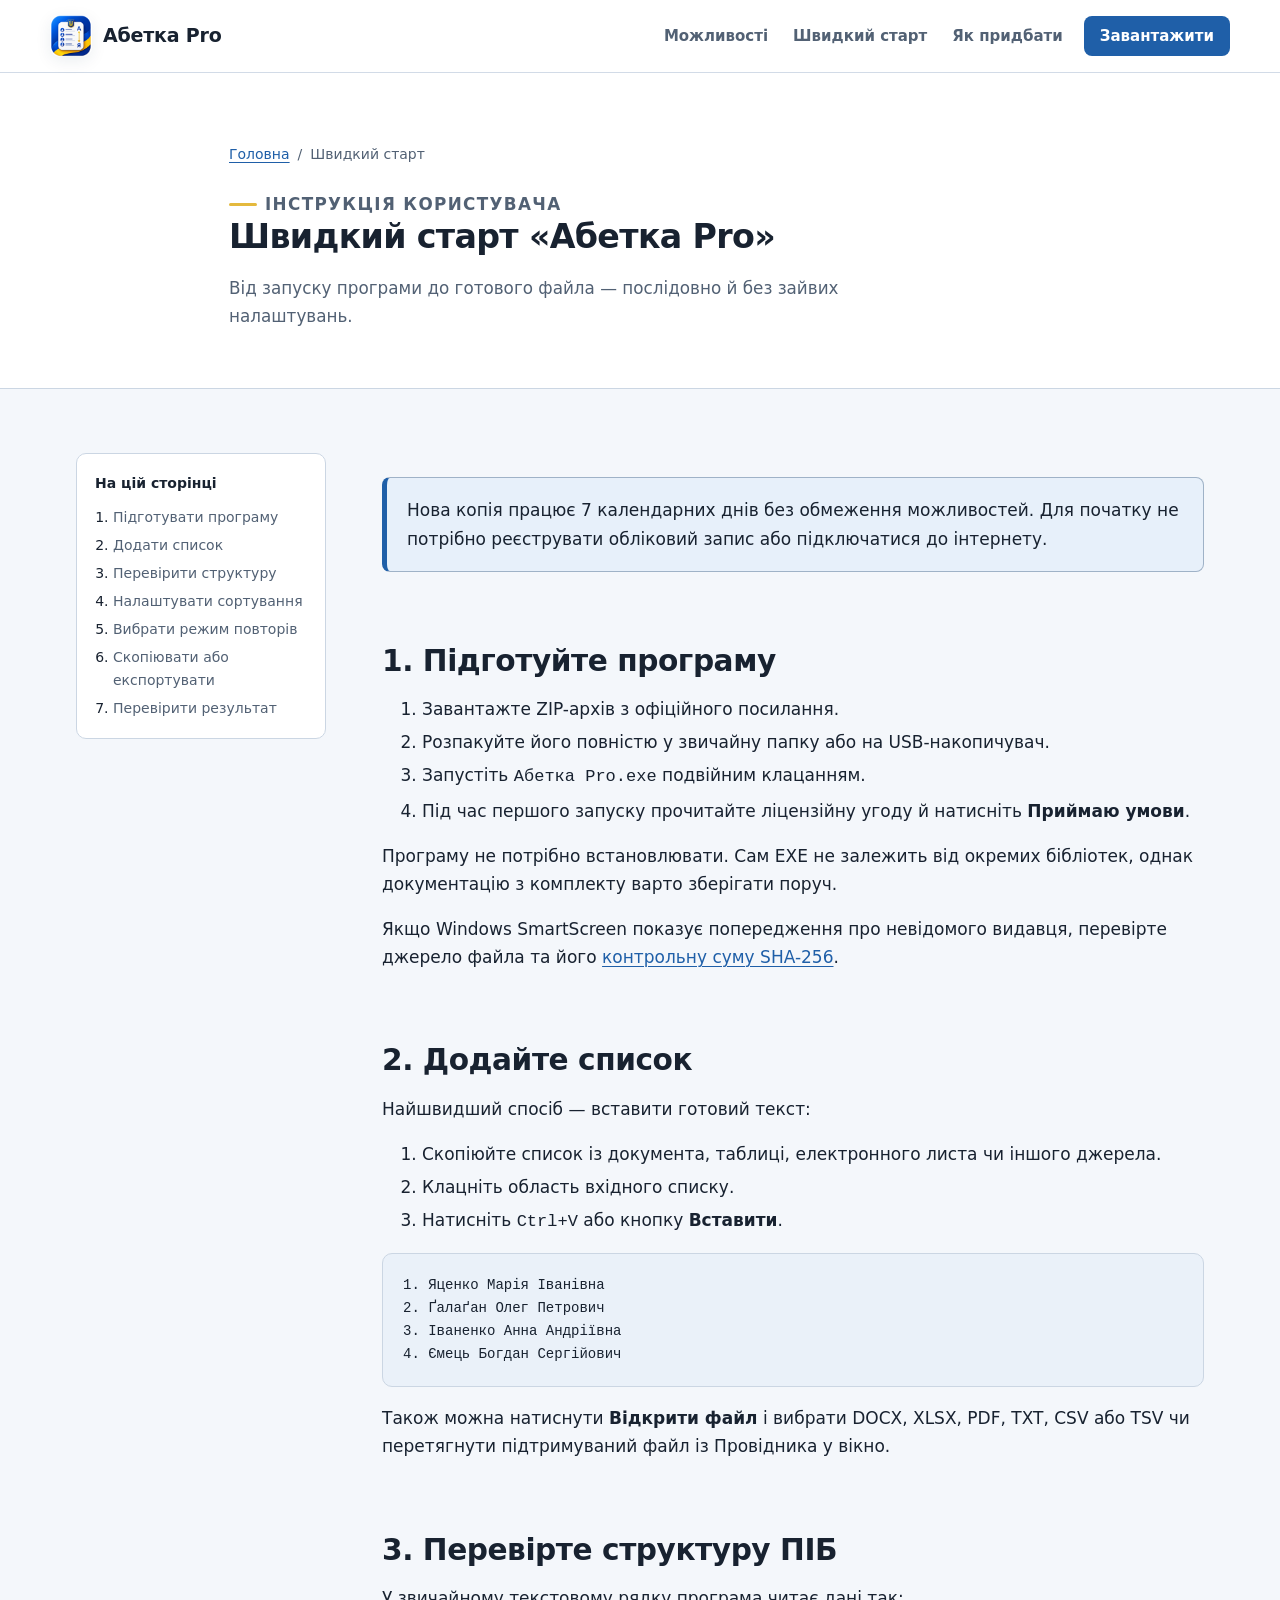
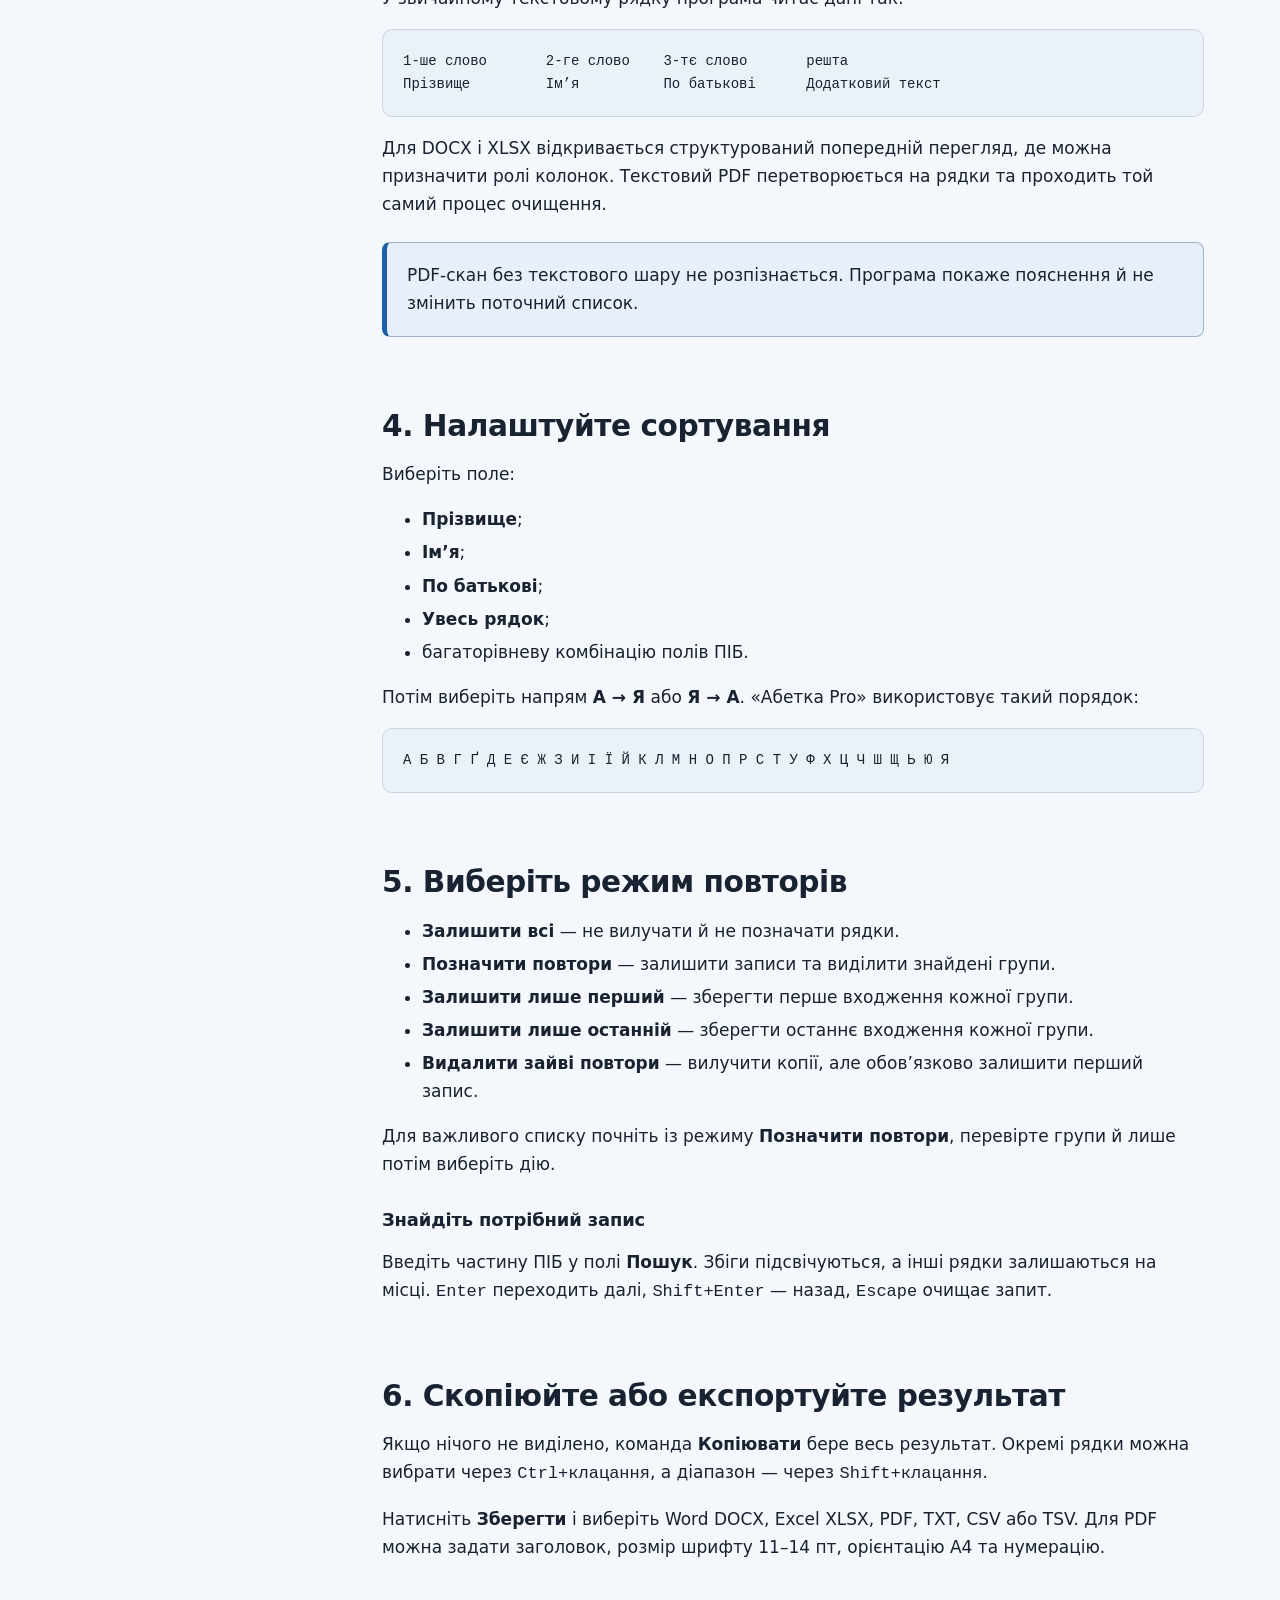
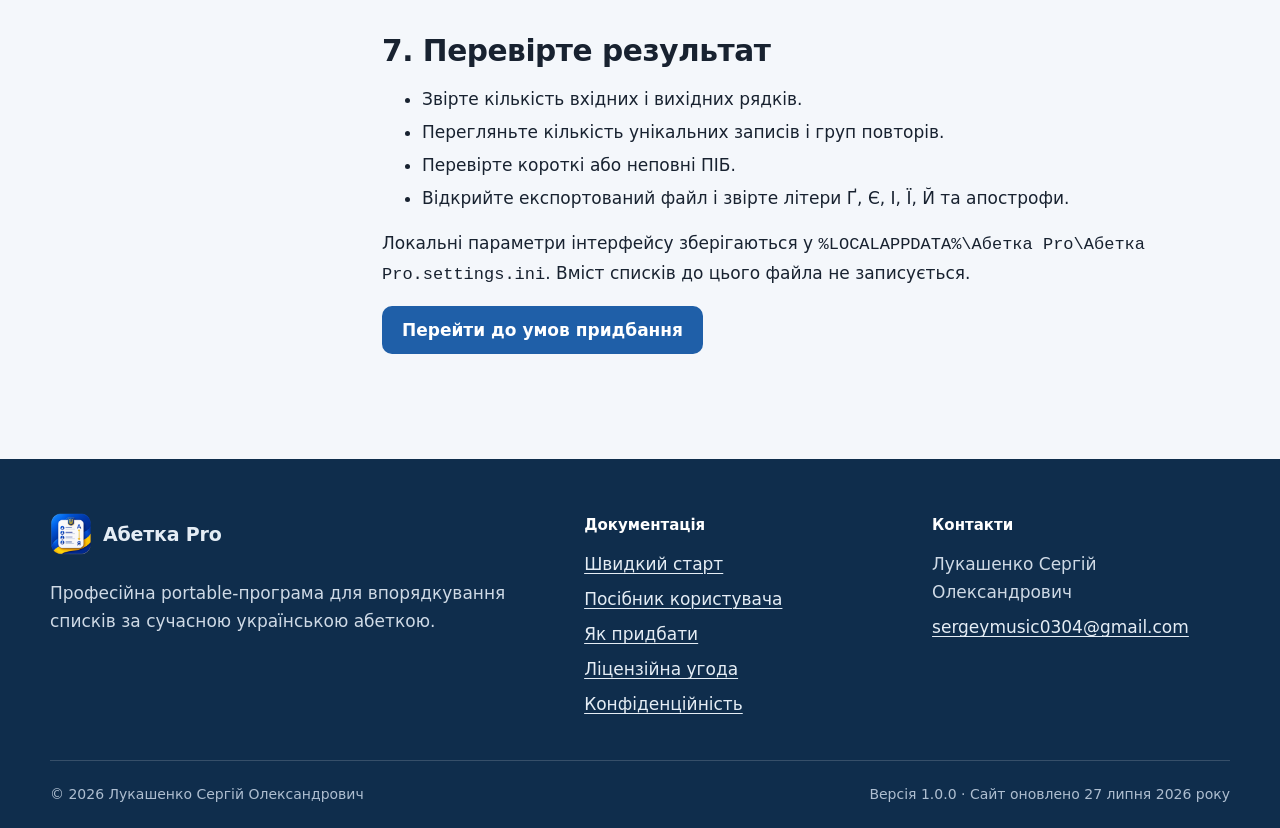
<file: shvydkyi-start.html>
<!doctype html>
<html lang="uk">
  <head>
    <meta charset="utf-8">
    <meta name="viewport" content="width=device-width, initial-scale=1">
    <title>Швидкий старт — Абетка Pro</title>
    <meta
      name="description"
      content="Покрокова інструкція: як запустити «Абетку Pro», додати список, налаштувати сортування, перевірити повтори й зберегти результат."
    >
    <link rel="canonical" href="https://serhii0304.github.io/abetka-pro-site/shvydkyi-start.html">
    <link rel="icon" href="images/favicon.ico" sizes="any">
    <link rel="icon" type="image/png" sizes="32x32" href="images/favicon-32.png">
    <link rel="icon" type="image/png" sizes="16x16" href="images/favicon-16.png">
    <link rel="apple-touch-icon" href="images/apple-touch-icon.png">
    <meta name="theme-color" content="#f4f7fb" media="(prefers-color-scheme: light)">
    <meta name="theme-color" content="#0d1722" media="(prefers-color-scheme: dark)">
    <meta name="author" content="Лукашенко Сергій Олександрович">
    <link rel="stylesheet" href="css/styles.css?v=6">
    <meta property="og:title" content="Швидкий старт — Абетка Pro">
    <meta property="og:description" content="Отримайте впорядкований список за кілька хвилин.">
    <meta property="og:image" content="https://serhii0304.github.io/abetka-pro-site/images/og-preview.png">
    <meta property="og:url" content="https://serhii0304.github.io/abetka-pro-site/shvydkyi-start.html">
    <meta property="og:type" content="article">
    <meta property="og:locale" content="uk_UA">
    <meta name="twitter:card" content="summary_large_image">
  </head>
  <body>
    <a class="skip-link" href="#main-content">Перейти до основного вмісту</a>
    <header class="site-header">
      <div class="container header-inner">
        <a class="brand" href="index.html" aria-label="Абетка Pro — головна сторінка">
          <img src="images/logo.png" width="42" height="42" alt="">
          <span>Абетка Pro</span>
        </a>
        <button class="menu-toggle" type="button" aria-label="Відкрити меню" aria-expanded="false" aria-controls="site-navigation" data-menu-toggle>
          <span class="menu-lines" aria-hidden="true"></span>
        </button>
        <nav class="site-nav" id="site-navigation" aria-label="Основна навігація" data-menu>
          <a href="index.html#mozhlyvosti">Можливості</a>
          <a href="shvydkyi-start.html" aria-current="page">Швидкий старт</a>
          <a href="yak-prydbaty.html">Як придбати</a>
          <a class="nav-download" href="https://github.com/Serhii0304/abetka-pro-site/releases/download/v1.0.0/Abetka-Pro-1.0.0-win-x64-portable.zip">Завантажити</a>
        </nav>
      </div>
    </header>

    <main id="main-content">
      <header class="inner-hero">
        <div class="reading-container">
          <ol class="breadcrumbs" aria-label="Навігаційний шлях">
            <li><a href="index.html">Головна</a></li>
            <li aria-current="page">Швидкий старт</li>
          </ol>
          <p class="eyebrow">Інструкція користувача</p>
          <h1>Швидкий старт «Абетка Pro»</h1>
          <p>Від запуску програми до готового файла — послідовно й без зайвих налаштувань.</p>
        </div>
      </header>

      <div class="container article-layout">
        <nav class="article-toc" aria-label="Зміст сторінки">
          <strong>На цій сторінці</strong>
          <ol>
            <li><a href="#pidgotuvaty">Підготувати програму</a></li>
            <li><a href="#dodaty">Додати список</a></li>
            <li><a href="#struktura">Перевірити структуру</a></li>
            <li><a href="#sortuvannia">Налаштувати сортування</a></li>
            <li><a href="#povtory">Вибрати режим повторів</a></li>
            <li><a href="#eksport">Скопіювати або експортувати</a></li>
            <li><a href="#perevirka">Перевірити результат</a></li>
          </ol>
        </nav>

        <article class="prose">
          <div class="notice">
            Нова копія працює 7 календарних днів без обмеження можливостей. Для початку
            не потрібно реєструвати обліковий запис або підключатися до інтернету.
          </div>

          <h2 id="pidgotuvaty">1. Підготуйте програму</h2>
          <ol>
            <li>Завантажте ZIP-архів з офіційного посилання.</li>
            <li>Розпакуйте його повністю у звичайну папку або на USB-накопичувач.</li>
            <li>Запустіть <code>Абетка Pro.exe</code> подвійним клацанням.</li>
            <li>Під час першого запуску прочитайте ліцензійну угоду й натисніть <strong>Приймаю умови</strong>.</li>
          </ol>
          <p>
            Програму не потрібно встановлювати. Сам EXE не залежить від окремих бібліотек,
            однак документацію з комплекту варто зберігати поруч.
          </p>
          <p>
            Якщо Windows SmartScreen показує попередження про невідомого видавця,
            перевірте джерело файла та його <a href="index.html#vymohy">контрольну суму SHA-256</a>.
          </p>

          <h2 id="dodaty">2. Додайте список</h2>
          <p>Найшвидший спосіб — вставити готовий текст:</p>
          <ol>
            <li>Скопіюйте список із документа, таблиці, електронного листа чи іншого джерела.</li>
            <li>Клацніть область вхідного списку.</li>
            <li>Натисніть <kbd>Ctrl+V</kbd> або кнопку <strong>Вставити</strong>.</li>
          </ol>
          <pre>1. Яценко Марія Іванівна
2. Ґалаґан Олег Петрович
3. Іваненко Анна Андріївна
4. Ємець Богдан Сергійович</pre>
          <p>
            Також можна натиснути <strong>Відкрити файл</strong> і вибрати DOCX, XLSX,
            PDF, TXT, CSV або TSV чи перетягнути підтримуваний файл із Провідника у вікно.
          </p>

          <h2 id="struktura">3. Перевірте структуру ПІБ</h2>
          <p>У звичайному текстовому рядку програма читає дані так:</p>
          <pre>1-ше слово       2-ге слово    3-тє слово       решта
Прізвище         Ім’я          По батькові      Додатковий текст</pre>
          <p>
            Для DOCX і XLSX відкривається структурований попередній перегляд, де можна
            призначити ролі колонок. Текстовий PDF перетворюється на рядки та проходить
            той самий процес очищення.
          </p>
          <div class="notice">
            PDF-скан без текстового шару не розпізнається. Програма покаже пояснення й не
            змінить поточний список.
          </div>

          <h2 id="sortuvannia">4. Налаштуйте сортування</h2>
          <p>Виберіть поле:</p>
          <ul>
            <li><strong>Прізвище</strong>;</li>
            <li><strong>Ім’я</strong>;</li>
            <li><strong>По батькові</strong>;</li>
            <li><strong>Увесь рядок</strong>;</li>
            <li>багаторівневу комбінацію полів ПІБ.</li>
          </ul>
          <p>
            Потім виберіть напрям <strong>А → Я</strong> або <strong>Я → А</strong>.
            «Абетка Pro» використовує такий порядок:
          </p>
          <pre>А Б В Г Ґ Д Е Є Ж З И І Ї Й К Л М Н О П Р С Т У Ф Х Ц Ч Ш Щ Ь Ю Я</pre>

          <h2 id="povtory">5. Виберіть режим повторів</h2>
          <ul>
            <li><strong>Залишити всі</strong> — не вилучати й не позначати рядки.</li>
            <li><strong>Позначити повтори</strong> — залишити записи та виділити знайдені групи.</li>
            <li><strong>Залишити лише перший</strong> — зберегти перше входження кожної групи.</li>
            <li><strong>Залишити лише останній</strong> — зберегти останнє входження кожної групи.</li>
            <li><strong>Видалити зайві повтори</strong> — вилучити копії, але обов’язково залишити перший запис.</li>
          </ul>
          <p>
            Для важливого списку почніть із режиму <strong>Позначити повтори</strong>,
            перевірте групи й лише потім виберіть дію.
          </p>
          <h3>Знайдіть потрібний запис</h3>
          <p>
            Введіть частину ПІБ у полі <strong>Пошук</strong>. Збіги підсвічуються, а
            інші рядки залишаються на місці. <kbd>Enter</kbd> переходить далі,
            <kbd>Shift+Enter</kbd> — назад, <kbd>Escape</kbd> очищає запит.
          </p>

          <h2 id="eksport">6. Скопіюйте або експортуйте результат</h2>
          <p>
            Якщо нічого не виділено, команда <strong>Копіювати</strong> бере весь
            результат. Окремі рядки можна вибрати через <kbd>Ctrl+клацання</kbd>, а
            діапазон — через <kbd>Shift+клацання</kbd>.
          </p>
          <p>
            Натисніть <strong>Зберегти</strong> і виберіть Word DOCX, Excel XLSX, PDF,
            TXT, CSV або TSV. Для PDF можна задати заголовок, розмір шрифту 11–14 пт,
            орієнтацію A4 та нумерацію.
          </p>

          <h2 id="perevirka">7. Перевірте результат</h2>
          <ul>
            <li>Звірте кількість вхідних і вихідних рядків.</li>
            <li>Перегляньте кількість унікальних записів і груп повторів.</li>
            <li>Перевірте короткі або неповні ПІБ.</li>
            <li>Відкрийте експортований файл і звірте літери Ґ, Є, І, Ї, Й та апострофи.</li>
          </ul>
          <p>
            Локальні параметри інтерфейсу зберігаються у
            <code>%LOCALAPPDATA%\Абетка Pro\Абетка Pro.settings.ini</code>. Вміст списків
            до цього файла не записується.
          </p>
          <p><a class="button" href="index.html#prydbaty">Перейти до умов придбання</a></p>
        </article>
      </div>
    </main>

    <footer class="site-footer">
      <div class="container">
        <div class="footer-grid">
          <div>
            <a class="brand footer-brand" href="index.html">
              <img src="images/logo.png" width="42" height="42" alt="">
              <span>Абетка Pro</span>
            </a>
            <p class="footer-summary">Професійна portable-програма для впорядкування списків за сучасною українською абеткою.</p>
          </div>
          <div>
            <p class="footer-title">Документація</p>
            <ul class="footer-links">
              <li><a href="shvydkyi-start.html">Швидкий старт</a></li>
              <li><a href="posibnyk.html">Посібник користувача</a></li>
              <li><a href="yak-prydbaty.html">Як придбати</a></li>
              <li><a href="licenziia.html">Ліцензійна угода</a></li>
              <li><a href="konfidencijnist.html">Конфіденційність</a></li>
            </ul>
          </div>
          <div>
            <p class="footer-title">Контакти</p>
            <ul class="footer-links">
              <li>Лукашенко Сергій Олександрович</li>
              <li><a href="mailto:sergeymusic0304@gmail.com">sergeymusic0304@gmail.com</a></li>
            </ul>
          </div>
        </div>
        <div class="footer-bottom">
          <span>© 2026 Лукашенко Сергій Олександрович</span>
          <span>Версія 1.0.0 · Сайт оновлено 27 липня 2026 року</span>
        </div>
      </div>
    </footer>
    <script src="js/main.js?v=6"></script>
  </body>
</html>
</file>
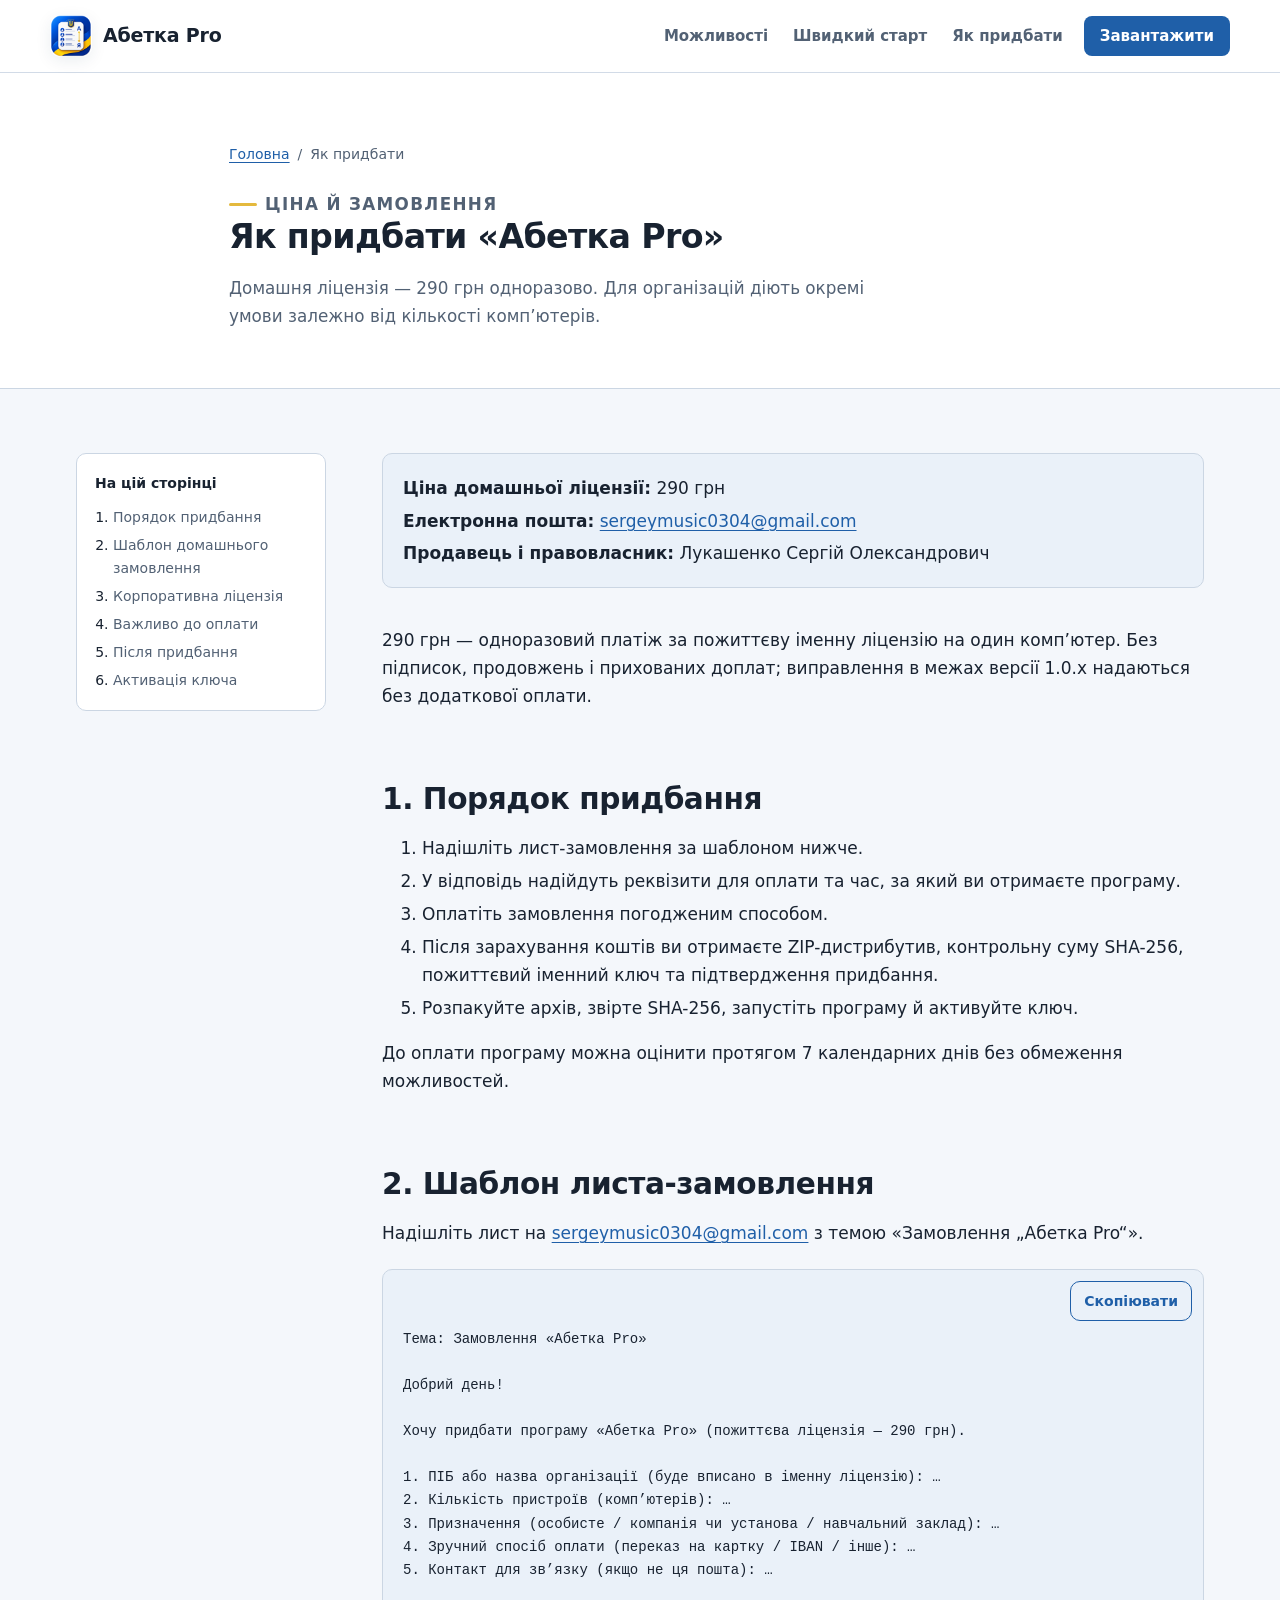
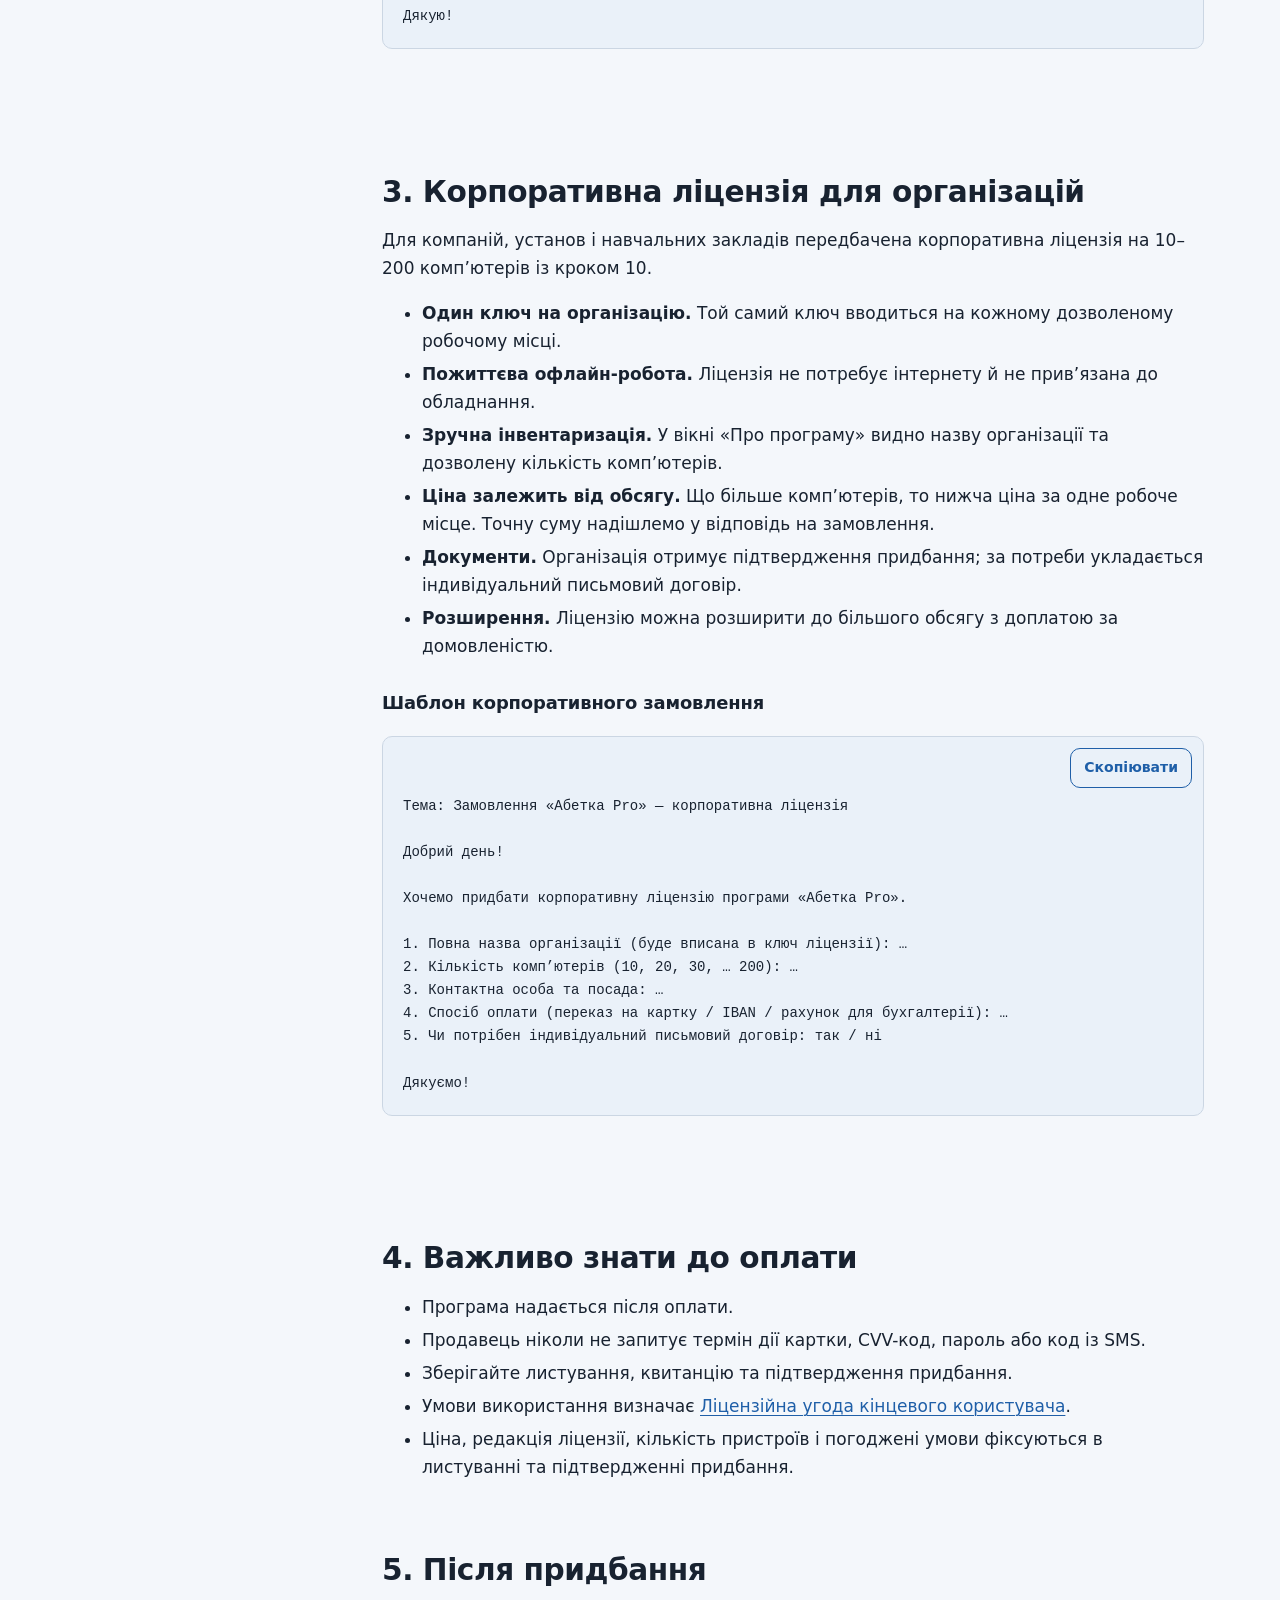
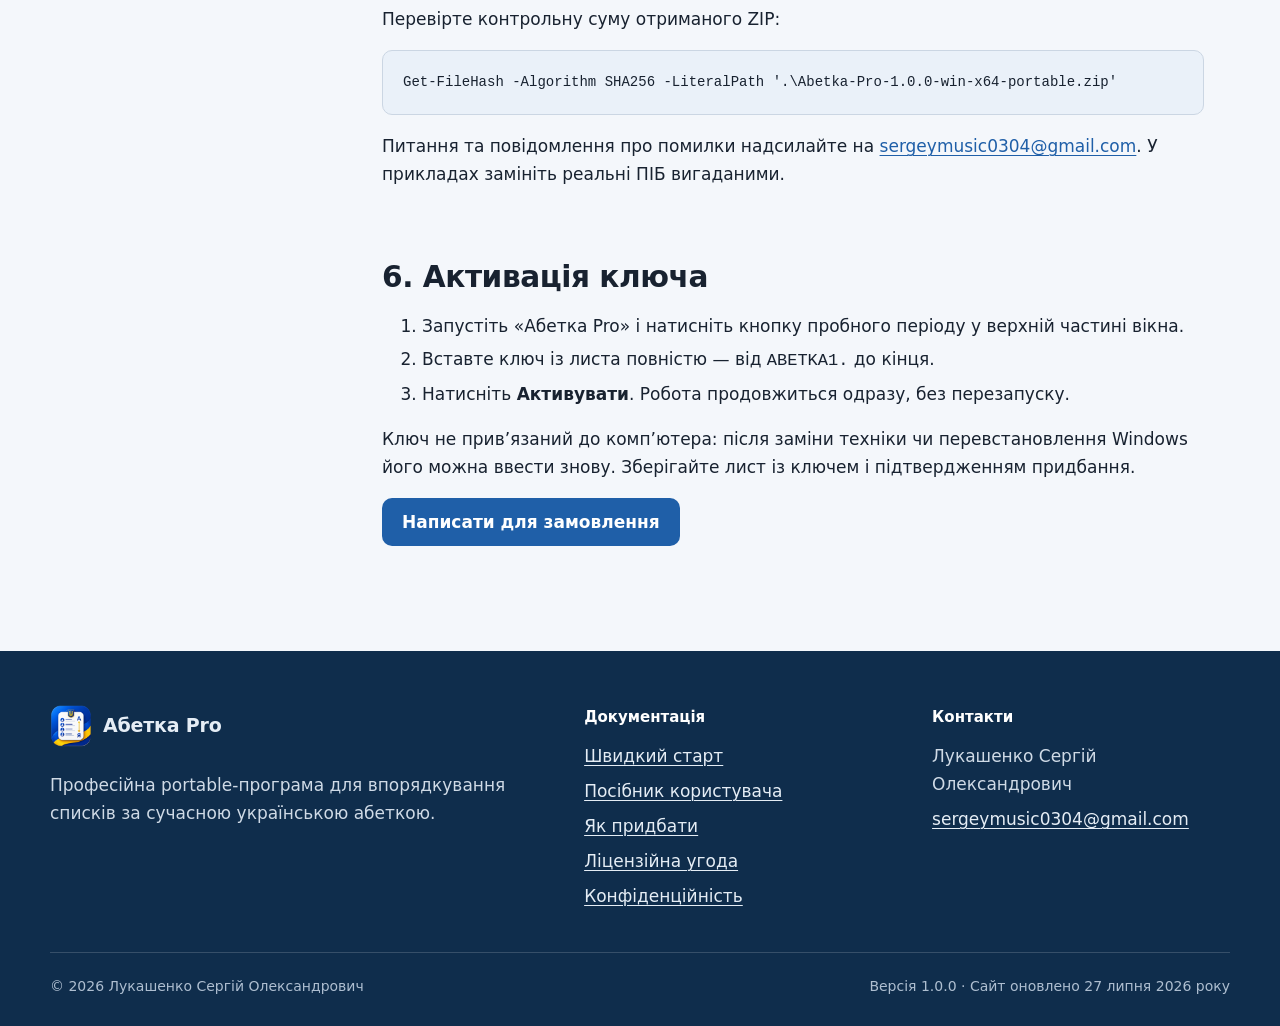
<file: yak-prydbaty.html>
<!doctype html>
<html lang="uk">
  <head>
    <meta charset="utf-8">
    <meta name="viewport" content="width=device-width, initial-scale=1">
    <title>Як придбати Абетка Pro — ціна й замовлення</title>
    <meta
      name="description"
      content="Ціна «Абетка Pro» — 290 грн одноразово. Порядок замовлення домашньої та корпоративної ліцензії, шаблони листів і активація."
    >
    <link rel="canonical" href="https://serhii0304.github.io/abetka-pro-site/yak-prydbaty.html">
    <link rel="icon" href="images/favicon.ico" sizes="any">
    <link rel="icon" type="image/png" sizes="32x32" href="images/favicon-32.png">
    <link rel="icon" type="image/png" sizes="16x16" href="images/favicon-16.png">
    <link rel="apple-touch-icon" href="images/apple-touch-icon.png">
    <meta name="theme-color" content="#f4f7fb" media="(prefers-color-scheme: light)">
    <meta name="theme-color" content="#0d1722" media="(prefers-color-scheme: dark)">
    <meta name="author" content="Лукашенко Сергій Олександрович">
    <link rel="stylesheet" href="css/styles.css?v=6">
    <meta property="og:title" content="Як придбати «Абетка Pro»">
    <meta property="og:description" content="Домашня ліцензія — 290 грн одноразово. Окремі умови для організацій.">
    <meta property="og:image" content="https://serhii0304.github.io/abetka-pro-site/images/og-preview.png">
    <meta property="og:url" content="https://serhii0304.github.io/abetka-pro-site/yak-prydbaty.html">
    <meta property="og:type" content="article">
    <meta property="og:locale" content="uk_UA">
    <meta name="twitter:card" content="summary_large_image">
  </head>
  <body>
    <a class="skip-link" href="#main-content">Перейти до основного вмісту</a>
    <header class="site-header">
      <div class="container header-inner">
        <a class="brand" href="index.html" aria-label="Абетка Pro — головна сторінка">
          <img src="images/logo.png" width="42" height="42" alt="">
          <span>Абетка Pro</span>
        </a>
        <button class="menu-toggle" type="button" aria-label="Відкрити меню" aria-expanded="false" aria-controls="site-navigation" data-menu-toggle>
          <span class="menu-lines" aria-hidden="true"></span>
        </button>
        <nav class="site-nav" id="site-navigation" aria-label="Основна навігація" data-menu>
          <a href="index.html#mozhlyvosti">Можливості</a>
          <a href="shvydkyi-start.html">Швидкий старт</a>
          <a href="yak-prydbaty.html" aria-current="page">Як придбати</a>
          <a class="nav-download" href="https://github.com/Serhii0304/abetka-pro-site/releases/download/v1.0.0/Abetka-Pro-1.0.0-win-x64-portable.zip">Завантажити</a>
        </nav>
      </div>
    </header>

    <main id="main-content">
      <header class="inner-hero">
        <div class="reading-container">
          <ol class="breadcrumbs" aria-label="Навігаційний шлях">
            <li><a href="index.html">Головна</a></li>
            <li aria-current="page">Як придбати</li>
          </ol>
          <p class="eyebrow">Ціна й замовлення</p>
          <h1>Як придбати «Абетка Pro»</h1>
          <p>Домашня ліцензія — 290 грн одноразово. Для організацій діють окремі умови залежно від кількості комп’ютерів.</p>
        </div>
      </header>

      <div class="container article-layout">
        <nav class="article-toc" aria-label="Зміст сторінки">
          <strong>На цій сторінці</strong>
          <ol>
            <li><a href="#poriadok">Порядок придбання</a></li>
            <li><a href="#domashnii-shablon">Шаблон домашнього замовлення</a></li>
            <li><a href="#korporatyvna">Корпоративна ліцензія</a></li>
            <li><a href="#vazhlyvo">Важливо до оплати</a></li>
            <li><a href="#pislia">Після придбання</a></li>
            <li><a href="#aktyvatsiia">Активація ключа</a></li>
          </ol>
        </nav>

        <article class="prose">
          <div class="legal-meta">
            <span><strong>Ціна домашньої ліцензії:</strong> 290 грн</span>
            <span><strong>Електронна пошта:</strong> <a href="mailto:sergeymusic0304@gmail.com">sergeymusic0304@gmail.com</a></span>
            <span><strong>Продавець і правовласник:</strong> Лукашенко Сергій Олександрович</span>
          </div>
          <p>
            290 грн — одноразовий платіж за пожиттєву іменну ліцензію на один
            комп’ютер. Без підписок, продовжень і прихованих доплат; виправлення в
            межах версії 1.0.x надаються без додаткової оплати.
          </p>

          <h2 id="poriadok">1. Порядок придбання</h2>
          <ol>
            <li>Надішліть лист-замовлення за шаблоном нижче.</li>
            <li>У відповідь надійдуть реквізити для оплати та час, за який ви отримаєте програму.</li>
            <li>Оплатіть замовлення погодженим способом.</li>
            <li>
              Після зарахування коштів ви отримаєте ZIP-дистрибутив, контрольну суму
              SHA-256, пожиттєвий іменний ключ та підтвердження придбання.
            </li>
            <li>Розпакуйте архів, звірте SHA-256, запустіть програму й активуйте ключ.</li>
          </ol>
          <p>
            До оплати програму можна оцінити протягом 7 календарних днів без обмеження можливостей.
          </p>

          <h2 id="domashnii-shablon">2. Шаблон листа-замовлення</h2>
          <p>Надішліть лист на <a href="mailto:sergeymusic0304@gmail.com">sergeymusic0304@gmail.com</a> з темою «Замовлення „Абетка Pro“».</p>
          <div class="template-box">
            <button class="button button-secondary button-small copy-button" type="button" data-copy-target="#home-order" data-copy-status="#home-status">Скопіювати</button>
            <pre id="home-order">Тема: Замовлення «Абетка Pro»

Добрий день!

Хочу придбати програму «Абетка Pro» (пожиттєва ліцензія — 290 грн).

1. ПІБ або назва організації (буде вписано в іменну ліцензію): …
2. Кількість пристроїв (комп’ютерів): …
3. Призначення (особисте / компанія чи установа / навчальний заклад): …
4. Зручний спосіб оплати (переказ на картку / IBAN / інше): …
5. Контакт для зв’язку (якщо не ця пошта): …

Дякую!</pre>
          </div>
          <p class="copy-status" id="home-status" aria-live="polite"></p>

          <h2 id="korporatyvna">3. Корпоративна ліцензія для організацій</h2>
          <p>
            Для компаній, установ і навчальних закладів передбачена корпоративна
            ліцензія на 10–200 комп’ютерів із кроком 10.
          </p>
          <ul>
            <li><strong>Один ключ на організацію.</strong> Той самий ключ вводиться на кожному дозволеному робочому місці.</li>
            <li><strong>Пожиттєва офлайн-робота.</strong> Ліцензія не потребує інтернету й не прив’язана до обладнання.</li>
            <li><strong>Зручна інвентаризація.</strong> У вікні «Про програму» видно назву організації та дозволену кількість комп’ютерів.</li>
            <li><strong>Ціна залежить від обсягу.</strong> Що більше комп’ютерів, то нижча ціна за одне робоче місце. Точну суму надішлемо у відповідь на замовлення.</li>
            <li><strong>Документи.</strong> Організація отримує підтвердження придбання; за потреби укладається індивідуальний письмовий договір.</li>
            <li><strong>Розширення.</strong> Ліцензію можна розширити до більшого обсягу з доплатою за домовленістю.</li>
          </ul>

          <h3>Шаблон корпоративного замовлення</h3>
          <div class="template-box">
            <button class="button button-secondary button-small copy-button" type="button" data-copy-target="#corp-order" data-copy-status="#corp-status">Скопіювати</button>
            <pre id="corp-order">Тема: Замовлення «Абетка Pro» — корпоративна ліцензія

Добрий день!

Хочемо придбати корпоративну ліцензію програми «Абетка Pro».

1. Повна назва організації (буде вписана в ключ ліцензії): …
2. Кількість комп’ютерів (10, 20, 30, … 200): …
3. Контактна особа та посада: …
4. Спосіб оплати (переказ на картку / IBAN / рахунок для бухгалтерії): …
5. Чи потрібен індивідуальний письмовий договір: так / ні

Дякуємо!</pre>
          </div>
          <p class="copy-status" id="corp-status" aria-live="polite"></p>

          <h2 id="vazhlyvo">4. Важливо знати до оплати</h2>
          <ul>
            <li>Програма надається після оплати.</li>
            <li>Продавець ніколи не запитує термін дії картки, CVV-код, пароль або код із SMS.</li>
            <li>Зберігайте листування, квитанцію та підтвердження придбання.</li>
            <li>Умови використання визначає <a href="licenziia.html">Ліцензійна угода кінцевого користувача</a>.</li>
            <li>Ціна, редакція ліцензії, кількість пристроїв і погоджені умови фіксуються в листуванні та підтвердженні придбання.</li>
          </ul>

          <h2 id="pislia">5. Після придбання</h2>
          <p>Перевірте контрольну суму отриманого ZIP:</p>
          <pre>Get-FileHash -Algorithm SHA256 -LiteralPath '.\Abetka-Pro-1.0.0-win-x64-portable.zip'</pre>
          <p>
            Питання та повідомлення про помилки надсилайте на
            <a href="mailto:sergeymusic0304@gmail.com">sergeymusic0304@gmail.com</a>.
            У прикладах замініть реальні ПІБ вигаданими.
          </p>

          <h2 id="aktyvatsiia">6. Активація ключа</h2>
          <ol>
            <li>Запустіть «Абетка Pro» і натисніть кнопку пробного періоду у верхній частині вікна.</li>
            <li>Вставте ключ із листа повністю — від <code>ABETKA1.</code> до кінця.</li>
            <li>Натисніть <strong>Активувати</strong>. Робота продовжиться одразу, без перезапуску.</li>
          </ol>
          <p>
            Ключ не прив’язаний до комп’ютера: після заміни техніки чи перевстановлення
            Windows його можна ввести знову. Зберігайте лист із ключем і підтвердженням придбання.
          </p>
          <p>
            <a class="button" href="mailto:sergeymusic0304@gmail.com?subject=%D0%97%D0%B0%D0%BC%D0%BE%D0%B2%D0%BB%D0%B5%D0%BD%D0%BD%D1%8F%20%C2%AB%D0%90%D0%B1%D0%B5%D1%82%D0%BA%D0%B0%20Pro%C2%BB">Написати для замовлення</a>
          </p>
        </article>
      </div>
    </main>

    <footer class="site-footer">
      <div class="container">
        <div class="footer-grid">
          <div>
            <a class="brand footer-brand" href="index.html">
              <img src="images/logo.png" width="42" height="42" alt="">
              <span>Абетка Pro</span>
            </a>
            <p class="footer-summary">Професійна portable-програма для впорядкування списків за сучасною українською абеткою.</p>
          </div>
          <div>
            <p class="footer-title">Документація</p>
            <ul class="footer-links">
              <li><a href="shvydkyi-start.html">Швидкий старт</a></li>
              <li><a href="posibnyk.html">Посібник користувача</a></li>
              <li><a href="yak-prydbaty.html">Як придбати</a></li>
              <li><a href="licenziia.html">Ліцензійна угода</a></li>
              <li><a href="konfidencijnist.html">Конфіденційність</a></li>
            </ul>
          </div>
          <div>
            <p class="footer-title">Контакти</p>
            <ul class="footer-links">
              <li>Лукашенко Сергій Олександрович</li>
              <li><a href="mailto:sergeymusic0304@gmail.com">sergeymusic0304@gmail.com</a></li>
            </ul>
          </div>
        </div>
        <div class="footer-bottom">
          <span>© 2026 Лукашенко Сергій Олександрович</span>
          <span>Версія 1.0.0 · Сайт оновлено 27 липня 2026 року</span>
        </div>
      </div>
    </footer>
    <script src="js/main.js?v=6"></script>
  </body>
</html>
</file>
<file: css/styles.css>
:root {
  color-scheme: light dark;
  --page: #f4f7fb;
  --surface: #ffffff;
  --surface-soft: #eaf1f9;
  --surface-blue: #e7f0fa;
  --text: #182230;
  --muted: #526174;
  --border: #cbd6e3;
  --border-strong: #9fb2c7;
  --blue: #1f5fa8;
  --blue-dark: #174a83;
  --blue-deep: #11375f;
  --yellow: #e4b93d;
  --yellow-soft: #fff3c8;
  --success: #167052;
  --danger: #a03636;
  --shadow-sm: 0 4px 16px rgba(18, 49, 82, 0.08);
  --shadow-lg: 0 18px 52px rgba(18, 49, 82, 0.14);
  --radius: 14px;
  --max-width: 1180px;
  --reading-width: 76ch;
  --header-height: 72px;
  font-family: "Segoe UI", system-ui, -apple-system, Roboto, Arial, sans-serif;
  font-synthesis: none;
}

*,
*::before,
*::after {
  box-sizing: border-box;
}

/* Атрибут hidden має спрацьовувати навіть на блоках із власним display. */
[hidden] {
  display: none !important;
}

html {
  scroll-behavior: smooth;
  scroll-padding-top: calc(var(--header-height) + 24px);
}

body {
  min-width: 320px;
  margin: 0;
  background: var(--page);
  color: var(--text);
  font-size: 17px;
  line-height: 1.65;
  text-rendering: optimizeLegibility;
}

img {
  display: block;
  max-width: 100%;
}

a {
  color: var(--blue);
  text-decoration-thickness: 1px;
  text-underline-offset: 0.18em;
}

a:hover {
  color: var(--blue-dark);
}

button,
input,
textarea {
  font: inherit;
}

button {
  color: inherit;
}

:focus-visible {
  outline: 3px solid var(--yellow);
  outline-offset: 3px;
}

::selection {
  background: var(--yellow-soft);
  color: var(--blue-deep);
}

.skip-link {
  position: fixed;
  z-index: 1000;
  top: 12px;
  left: 12px;
  transform: translateY(-160%);
  padding: 10px 14px;
  border-radius: 8px;
  background: var(--blue-deep);
  color: #ffffff;
  transition: transform 180ms ease;
}

.skip-link:focus {
  transform: translateY(0);
}

.container {
  width: min(calc(100% - 40px), var(--max-width));
  margin-inline: auto;
}

.reading-container {
  width: min(calc(100% - 40px), var(--reading-width));
  margin-inline: auto;
}

.site-header {
  position: sticky;
  z-index: 100;
  top: 0;
  min-height: var(--header-height);
  border-bottom: 1px solid color-mix(in srgb, var(--border) 86%, transparent);
  background: color-mix(in srgb, var(--surface) 94%, transparent);
  backdrop-filter: blur(14px);
}

.header-inner {
  position: relative;
  display: flex;
  min-height: var(--header-height);
  align-items: center;
  gap: 28px;
}

.brand {
  display: inline-flex;
  flex: 0 0 auto;
  align-items: center;
  gap: 11px;
  color: var(--text);
  font-size: 19px;
  font-weight: 750;
  letter-spacing: -0.01em;
  text-decoration: none;
}

.brand:hover {
  color: var(--text);
}

.brand img {
  width: 42px;
  height: 42px;
  border-radius: 10px;
  box-shadow: var(--shadow-sm);
}

.site-nav {
  display: flex;
  flex: 1 1 auto;
  align-items: center;
  justify-content: flex-end;
  gap: 5px;
}

.site-nav a {
  padding: 8px 10px;
  border-radius: 8px;
  color: var(--muted);
  font-size: 15px;
  font-weight: 650;
  text-decoration: none;
  white-space: nowrap;
}

.site-nav a:hover {
  background: var(--surface-soft);
  color: var(--blue);
}

.site-nav .nav-download {
  margin-left: 6px;
  padding-inline: 16px;
  background: var(--blue);
  color: #ffffff;
}

.site-nav .nav-download:hover {
  background: var(--blue-dark);
  color: #ffffff;
}

.menu-toggle {
  display: none;
  width: 44px;
  height: 44px;
  margin-left: auto;
  align-items: center;
  justify-content: center;
  border: 1px solid var(--border);
  border-radius: 10px;
  background: var(--surface);
  cursor: pointer;
}

.menu-lines,
.menu-lines::before,
.menu-lines::after {
  display: block;
  width: 20px;
  height: 2px;
  border-radius: 999px;
  background: currentColor;
}

.menu-lines {
  position: relative;
}

.menu-lines::before,
.menu-lines::after {
  position: absolute;
  left: 0;
  content: "";
}

.menu-lines::before {
  top: -6px;
}

.menu-lines::after {
  top: 6px;
}

main {
  overflow: clip;
}

.hero {
  position: relative;
  padding: 68px 0 44px;
  border-bottom: 1px solid var(--border);
  background:
    radial-gradient(circle at 80% 16%, rgba(31, 95, 168, 0.12), transparent 34%),
    linear-gradient(180deg, var(--surface), var(--page));
}

.hero-intro {
  position: relative;
  z-index: 1;
  max-width: 720px;
}

.hero-figure {
  margin: 48px 0 0;
}

.eyebrow {
  display: inline-flex;
  align-items: center;
  gap: 8px;
  margin: 0 0 16px;
  color: var(--blue);
  font-size: 14px;
  font-weight: 800;
  letter-spacing: 0.08em;
  text-transform: uppercase;
}

.eyebrow::before {
  width: 28px;
  height: 3px;
  border-radius: 999px;
  background: var(--yellow);
  content: "";
}

h1,
h2,
h3 {
  margin-top: 0;
  color: var(--text);
  line-height: 1.16;
}

h1 {
  max-width: 24ch;
  margin-bottom: 18px;
  font-size: clamp(1.95rem, 3.1vw, 2.7rem);
  font-weight: 720;
  letter-spacing: -0.02em;
}

h2 {
  margin-bottom: 16px;
  font-size: clamp(1.45rem, 2.1vw, 1.9rem);
  font-weight: 700;
  letter-spacing: -0.015em;
}

h3 {
  margin-bottom: 10px;
  font-size: 1.12rem;
  font-weight: 680;
  letter-spacing: -0.008em;
}

.hero-lead {
  max-width: 56ch;
  margin: 0 0 28px;
  color: var(--muted);
  font-size: clamp(1.02rem, 1.2vw, 1.12rem);
  line-height: 1.6;
}

.hero-actions {
  display: flex;
  align-items: flex-start;
  gap: 14px;
  flex-wrap: wrap;
}

.download-note {
  margin: 14px 0 0;
  color: var(--muted);
  font-size: 13.5px;
  line-height: 1.5;
}

.button {
  display: inline-flex;
  min-height: 48px;
  align-items: center;
  justify-content: center;
  gap: 8px;
  padding: 11px 19px;
  border: 1px solid transparent;
  border-radius: 10px;
  background: var(--blue);
  color: #ffffff;
  font-weight: 760;
  line-height: 1.3;
  text-align: center;
  text-decoration: none;
  cursor: pointer;
  transition:
    background-color 180ms ease,
    border-color 180ms ease,
    color 180ms ease,
    transform 180ms ease,
    box-shadow 180ms ease;
}

.button:hover {
  transform: translateY(-1px);
  background: var(--blue-dark);
  color: #ffffff;
  box-shadow: var(--shadow-sm);
}

.button-secondary {
  border-color: var(--blue);
  background: transparent;
  color: var(--blue);
}

.button-secondary:hover {
  background: var(--surface-blue);
  color: var(--blue-dark);
  box-shadow: none;
}

.button-small {
  min-height: 40px;
  padding: 8px 13px;
  font-size: 14px;
}

.button-light {
  border-color: rgba(255, 255, 255, 0.52);
  background: #ffffff;
  color: var(--blue-deep);
}

.button-light:hover {
  background: #eef5fc;
  color: var(--blue-deep);
}

.trust-line {
  display: flex;
  margin: 30px 0 0;
  padding: 0;
  color: var(--muted);
  font-size: 14px;
  list-style: none;
  gap: 18px;
  flex-wrap: wrap;
}

.trust-line li {
  display: inline-flex;
  align-items: center;
  gap: 7px;
}

.trust-line li::before {
  width: 7px;
  height: 7px;
  border-radius: 50%;
  background: var(--success);
  content: "";
}

/* Справжній знімок робочого вікна програми в шапці головної сторінки. */
.hero-shot {
  display: block;
  overflow: hidden;
  border: 1px solid var(--border-strong);
  border-radius: var(--radius);
  background: var(--surface);
  box-shadow: var(--shadow-lg);
  line-height: 0;
  transition: border-color 160ms ease, transform 160ms ease;
}

.hero-shot img {
  width: 100%;
  height: auto;
}

.hero-shot:hover,
.hero-shot:focus-visible {
  border-color: var(--blue);
  transform: translateY(-2px);
}

.visual-caption {
  margin: 12px 0 0;
  color: var(--muted);
  font-size: 13px;
  text-align: center;
}

.section {
  padding: 72px 0;
}

.section-alt {
  border-block: 1px solid var(--border);
  background: var(--surface);
}

.section-dark {
  background: var(--blue-deep);
  color: #eaf2fa;
}

.section-dark h2,
.section-dark h3 {
  color: #ffffff;
}

.section-dark .eyebrow {
  color: #f0ca57;
}

.section-more {
  display: flex;
  flex-wrap: wrap;
  justify-content: center;
  gap: 12px 32px;
  margin: 28px 0 0;
  text-align: center;
}

.section-heading {
  max-width: 760px;
  margin-bottom: 42px;
}

.section-heading.centered {
  margin-inline: auto;
  text-align: center;
}

.section-heading p {
  margin: 0;
  color: var(--muted);
  font-size: 1.08rem;
}

.section-dark .section-heading p {
  color: #c8d7e7;
}

.cards {
  display: grid;
  gap: 20px;
}

.cards-three {
  grid-template-columns: repeat(3, minmax(0, 1fr));
}

.cards-two {
  grid-template-columns: repeat(2, minmax(0, 1fr));
}

.card {
  padding: 28px;
  border: 1px solid var(--border);
  border-radius: var(--radius);
  background: var(--surface);
  box-shadow: var(--shadow-sm);
}

.card p:last-child,
.card ul:last-child {
  margin-bottom: 0;
}

.thesis-card {
  position: relative;
  padding-top: 62px;
}

.thesis-number {
  position: absolute;
  top: 24px;
  left: 28px;
  color: var(--blue);
  font-size: 13px;
  font-weight: 850;
  letter-spacing: 0.09em;
}

.thesis-number::after {
  display: inline-block;
  width: 30px;
  height: 2px;
  margin: 0 0 4px 9px;
  background: var(--yellow);
  content: "";
}

.feature-grid {
  display: grid;
  grid-template-columns: repeat(3, minmax(0, 1fr));
  gap: 28px 42px;
}

.feature {
  padding-top: 18px;
  border-top: 3px solid var(--surface-blue);
}

.feature-tag {
  margin: 0 0 9px;
  color: var(--blue);
  font-size: 13px;
  font-weight: 800;
  letter-spacing: 0.08em;
  text-transform: uppercase;
}

.feature p:last-child {
  margin-bottom: 0;
  color: var(--muted);
}

.steps {
  display: grid;
  margin: 0;
  padding: 0;
  grid-template-columns: repeat(4, minmax(0, 1fr));
  list-style: none;
  counter-reset: step;
  gap: 20px;
}

.step {
  position: relative;
  padding: 26px 22px 24px;
  border: 1px solid var(--border);
  border-radius: var(--radius);
  background: var(--surface);
  counter-increment: step;
}

.step::before {
  display: inline-grid;
  width: 38px;
  height: 38px;
  margin-bottom: 18px;
  place-items: center;
  border-radius: 50%;
  background: var(--blue);
  color: #ffffff;
  content: counter(step);
  font-size: 15px;
  font-weight: 800;
}

.step p {
  margin: 0;
  color: var(--muted);
  font-size: 15px;
}

.screenshot-grid {
  display: grid;
  grid-template-columns: repeat(2, minmax(0, 1fr));
  gap: 24px;
}

.screenshot-card {
  margin: 0;
}

.screenshot-card:first-child {
  grid-column: 1 / -1;
}

.screenshot-frame {
  position: relative;
  overflow: hidden;
  aspect-ratio: 16 / 9;
  border: 1px solid var(--border-strong);
  border-radius: var(--radius);
  background:
    linear-gradient(rgba(31, 95, 168, 0.035) 1px, transparent 1px),
    linear-gradient(90deg, rgba(31, 95, 168, 0.035) 1px, transparent 1px),
    var(--surface);
  background-size: 24px 24px;
  box-shadow: var(--shadow-sm);
}

.screenshot-frame::before {
  position: absolute;
  z-index: 1;
  inset: 14%;
  display: grid;
  place-items: center;
  border: 1px dashed var(--border-strong);
  border-radius: 10px;
  color: var(--muted);
  content: "Знімок екрана";
  font-size: 15px;
  font-weight: 700;
}

.screenshot-image {
  position: absolute;
  z-index: 2;
  inset: 0;
  width: 100%;
  height: 100%;
  opacity: 0;
  object-fit: cover;
}

.screenshot-frame.has-image .screenshot-image {
  opacity: 1;
}

.screenshot-card figcaption {
  padding: 12px 4px 0;
  color: var(--muted);
  font-size: 15px;
}

.privacy-layout {
  display: grid;
  grid-template-columns: 1.05fr 0.95fr;
  align-items: center;
  gap: 72px;
}

.privacy-points {
  display: grid;
  gap: 14px;
}

.privacy-point {
  display: flex;
  gap: 14px;
  padding: 17px;
  border: 1px solid rgba(255, 255, 255, 0.18);
  border-radius: var(--radius);
  background: rgba(255, 255, 255, 0.06);
}

.privacy-point::before {
  flex: 0 0 auto;
  width: 10px;
  height: 10px;
  margin-top: 7px;
  border-radius: 50%;
  background: var(--yellow);
  content: "";
}

.privacy-point p {
  margin: 0;
}

.price-card {
  display: flex;
  min-height: 100%;
  flex-direction: column;
}

.price-label {
  margin: 0 0 8px;
  color: var(--blue);
  font-size: 13px;
  font-weight: 800;
  letter-spacing: 0.08em;
  text-transform: uppercase;
}

.price {
  margin: 6px 0 18px;
  color: var(--text);
  font-size: 2.4rem;
  font-weight: 820;
  letter-spacing: -0.04em;
}

.price small {
  color: var(--muted);
  font-size: 15px;
  font-weight: 600;
  letter-spacing: 0;
}

.check-list {
  margin: 0 0 26px;
  padding: 0;
  list-style: none;
}

.check-list li {
  position: relative;
  padding-left: 27px;
}

.check-list li + li {
  margin-top: 8px;
}

.check-list li::before {
  position: absolute;
  top: 0.13em;
  left: 0;
  color: var(--success);
  content: "✓";
  font-weight: 900;
}

.price-card .button {
  width: 100%;
  margin-top: auto;
}

.order-panel {
  display: grid;
  margin-top: 28px;
  padding: 30px;
  border: 1px solid var(--border);
  border-radius: var(--radius);
  background: var(--surface-soft);
  grid-template-columns: minmax(0, 1.05fr) minmax(0, 0.95fr);
  align-items: start;
  gap: 34px;
  scroll-margin-top: calc(var(--header-height) + 24px);
}

/* Без min-width: 0 колонка сітки не може стиснутися менше за свій вміст,
   і довгий рядок у шаблоні листа розтягує весь блок за межі екрана. */
.order-main,
.order-template-block,
.formats-column {
  min-width: 0;
}

.order-lead {
  margin: 0 0 22px;
  color: var(--muted);
  max-width: 46ch;
}

.order-label {
  margin: 0 0 8px;
  color: var(--muted);
  font-size: 13px;
  font-weight: 720;
  letter-spacing: 0.05em;
  text-transform: uppercase;
}

.order-email-row {
  display: flex;
  align-items: center;
  gap: 12px;
  flex-wrap: wrap;
  margin-bottom: 20px;
}

.order-email {
  padding: 9px 14px;
  border: 1px solid var(--border-strong);
  border-radius: 9px;
  background: var(--surface);
  color: var(--text);
  font-size: 15.5px;
  font-weight: 640;
  user-select: all;
  word-break: break-all;
}

.order-actions {
  display: flex;
  gap: 10px;
  flex-wrap: wrap;
}

.order-hint {
  margin: 14px 0 0;
  color: var(--muted);
  font-size: 14px;
  line-height: 1.55;
  max-width: 48ch;
}

.order-template-block pre {
  margin: 0;
  padding: 18px 20px;
  overflow-x: auto;
  border: 1px solid var(--border);
  border-radius: 11px;
  background: var(--surface);
  color: var(--text);
  font-family: "Segoe UI", system-ui, sans-serif;
  font-size: 14.5px;
  line-height: 1.62;
  white-space: pre-wrap;
}

@media (max-width: 860px) {
  .order-panel {
    padding: 24px 20px;
    grid-template-columns: 1fr;
    gap: 26px;
  }
}

.copy-status {
  min-height: 1.5em;
  margin: 8px 0 0;
  color: var(--success);
  font-size: 14px;
  font-weight: 700;
}

/* Копіювання не вдалося й потрібна дія людини — це не успіх, тому не зелений. */
.copy-status.is-manual {
  color: var(--muted);
  font-weight: 620;
}

.technical-grid {
  display: grid;
  grid-template-columns: 0.8fr 1.2fr;
  align-items: start;
  gap: 32px;
}

.requirements {
  margin: 0;
  padding-left: 22px;
}

.requirements li + li {
  margin-top: 8px;
}

.checksum-box {
  padding: 28px;
  border: 1px solid var(--border-strong);
  border-radius: var(--radius);
  background: var(--surface);
  box-shadow: var(--shadow-sm);
}

.checksum-row {
  display: flex;
  margin: 14px 0 12px;
  align-items: center;
  gap: 10px;
}

code,
pre {
  font-family: Consolas, "Courier New", monospace;
}

.checksum-code {
  display: block;
  overflow-wrap: anywhere;
  padding: 12px;
  border: 1px solid var(--border);
  border-radius: 8px;
  background: var(--surface-soft);
  color: var(--blue-deep);
  font-size: 13px;
  line-height: 1.5;
}

.command {
  display: block;
  overflow-x: auto;
  margin: 14px 0;
  padding: 16px;
  border: 1px solid var(--border);
  border-radius: 8px;
  background: var(--surface-soft);
  color: var(--text);
  font-size: 14px;
  white-space: pre-wrap;
  word-break: break-word;
}

.faq-list {
  display: grid;
  max-width: 880px;
  margin-inline: auto;
  gap: 12px;
}

.faq-list details {
  border: 1px solid var(--border);
  border-radius: 10px;
  background: var(--surface);
}

.faq-list summary {
  padding: 18px 50px 18px 20px;
  color: var(--text);
  font-weight: 720;
  cursor: pointer;
}

.faq-list details[open] summary {
  border-bottom: 1px solid var(--border);
}

.faq-list details p {
  margin: 0;
  padding: 17px 20px 20px;
  color: var(--muted);
}

.cta-band {
  padding: 40px 0;
  background: var(--blue);
  color: #ffffff;
}

.cta-inner {
  display: flex;
  align-items: center;
  justify-content: space-between;
  gap: 32px;
}

.cta-band h2 {
  margin-bottom: 6px;
  color: #ffffff;
  font-size: clamp(1.6rem, 3vw, 2.4rem);
}

.cta-band p {
  margin: 0;
  color: #dbe9f7;
}

.site-footer {
  padding: 54px 0 28px;
  background: #0f2d4c;
  color: #cfdae6;
}

.footer-grid {
  display: grid;
  grid-template-columns: 1.3fr 0.8fr 0.8fr;
  gap: 50px;
}

.footer-brand {
  color: #ffffff;
}

.footer-brand img {
  box-shadow: none;
}

.site-footer a {
  color: #e5edf5;
}

.site-footer a:hover {
  color: #ffffff;
}

.footer-summary {
  max-width: 48ch;
  margin: 16px 0 0;
}

.footer-title {
  margin: 0 0 12px;
  color: #ffffff;
  font-size: 15px;
  font-weight: 750;
}

.footer-links {
  margin: 0;
  padding: 0;
  list-style: none;
}

.footer-links li + li {
  margin-top: 7px;
}

.footer-bottom {
  display: flex;
  margin-top: 42px;
  padding-top: 22px;
  border-top: 1px solid rgba(255, 255, 255, 0.16);
  justify-content: space-between;
  gap: 18px;
  color: #aebed0;
  font-size: 14px;
}

.inner-hero {
  padding: 70px 0 58px;
  border-bottom: 1px solid var(--border);
  background: var(--surface);
}

.breadcrumbs {
  display: flex;
  margin: 0 0 20px;
  padding: 0;
  color: var(--muted);
  font-size: 14px;
  list-style: none;
  gap: 8px;
  flex-wrap: wrap;
}

.breadcrumbs li + li::before {
  margin-right: 8px;
  content: "/";
}

.inner-hero h1 {
  max-width: 26ch;
  font-size: clamp(1.75rem, 2.6vw, 2.35rem);
}

.inner-hero p {
  max-width: 65ch;
  margin: 0;
  color: var(--muted);
  font-size: 1.05rem;
}

.article-layout {
  display: grid;
  padding: 64px 0 88px;
  grid-template-columns: 250px minmax(0, var(--reading-width));
  justify-content: center;
  gap: 56px;
}

.article-toc {
  position: sticky;
  top: calc(var(--header-height) + 26px);
  align-self: start;
  max-height: calc(100vh - var(--header-height) - 52px);
  overflow-y: auto;
  padding: 18px;
  border: 1px solid var(--border);
  border-radius: 10px;
  background: var(--surface);
  font-size: 14px;
}

.article-toc strong {
  display: block;
  margin-bottom: 10px;
}

.article-toc ol,
.article-toc ul {
  margin: 0;
  padding-left: 18px;
}

.article-toc li + li {
  margin-top: 5px;
}

.article-toc a {
  color: var(--muted);
  text-decoration: none;
}

.article-toc a:hover {
  color: var(--blue);
}

.prose {
  min-width: 0;
}

.prose h2 {
  margin-top: 2.2em;
  padding-top: 0.25em;
  font-size: 1.85rem;
}

.prose h2:first-child {
  margin-top: 0;
}

.prose h3 {
  margin-top: 1.8em;
}

.prose p,
.prose li {
  max-width: var(--reading-width);
}

.prose li + li {
  margin-top: 5px;
}

.prose blockquote {
  margin: 26px 0;
  padding: 18px 22px;
  border-left: 4px solid var(--yellow);
  background: var(--surface-soft);
}

.prose pre {
  overflow-x: auto;
  padding: 20px;
  border: 1px solid var(--border);
  border-radius: 10px;
  background: var(--surface-soft);
  font-size: 14px;
  white-space: pre-wrap;
}

.prose hr {
  margin: 48px 0;
  border: 0;
  border-top: 1px solid var(--border);
}

.legal-meta {
  display: grid;
  margin: 0 0 38px;
  padding: 20px;
  border: 1px solid var(--border);
  border-radius: 10px;
  background: var(--surface-soft);
  gap: 4px;
}

.template-box {
  position: relative;
  margin: 22px 0 32px;
}

.template-box pre {
  margin: 0;
  padding-top: 58px;
}

.template-box .copy-button {
  position: absolute;
  z-index: 2;
  top: 12px;
  right: 12px;
}

.notice {
  margin: 24px 0;
  padding: 18px 20px;
  border: 1px solid var(--border-strong);
  border-left: 5px solid var(--blue);
  border-radius: 8px;
  background: var(--surface-blue);
}

.not-found {
  display: grid;
  min-height: calc(100vh - var(--header-height));
  place-items: center;
  padding: 60px 20px;
  text-align: center;
}

.not-found h1 {
  max-width: none;
}

.not-found-code {
  margin: 0;
  color: var(--blue);
  font-size: clamp(3.5rem, 11vw, 5.5rem);
  font-weight: 760;
  line-height: 0.95;
  letter-spacing: -0.04em;
}

@media (max-width: 1040px) {
  .feature-grid {
    grid-template-columns: repeat(2, minmax(0, 1fr));
  }

  .steps {
    grid-template-columns: repeat(2, minmax(0, 1fr));
  }

  .article-layout {
    grid-template-columns: 220px minmax(0, 1fr);
    gap: 36px;
  }
}

@media (max-width: 860px) {
  :root {
    --header-height: 66px;
  }

  .header-inner {
    min-height: var(--header-height);
  }

  .js-ready .menu-toggle {
    display: inline-flex;
  }

  .site-nav {
    flex-wrap: wrap;
    justify-content: flex-start;
    padding: 0 0 14px;
  }

  .js-ready .site-nav {
    position: absolute;
    top: calc(100% - 1px);
    right: 0;
    left: 0;
    display: none;
    padding: 14px;
    border: 1px solid var(--border);
    border-radius: 0 0 12px 12px;
    background: var(--surface);
    box-shadow: var(--shadow-lg);
  }

  .js-ready .site-nav.is-open {
    display: grid;
  }

  .site-nav a {
    width: 100%;
    padding: 11px 12px;
  }

  .site-nav .nav-download {
    margin-left: 0;
    text-align: center;
  }

  .hero {
    padding-top: 54px;
  }

  .privacy-layout,
  .technical-grid {
    grid-template-columns: 1fr;
  }

  .hero-figure {
    margin-top: 36px;
  }

  h1 {
    max-width: 20ch;
  }

  .cards-three {
    grid-template-columns: 1fr;
  }

  .privacy-layout {
    gap: 34px;
  }

  .order-panel {
    grid-template-columns: 1fr;
  }

  .footer-grid {
    grid-template-columns: 1fr 1fr;
  }

  .footer-grid > :first-child {
    grid-column: 1 / -1;
  }

  .article-layout {
    display: block;
  }

  .article-toc {
    position: static;
    max-height: none;
    margin-bottom: 38px;
  }
}

@media (max-width: 640px) {
  .container,
  .reading-container {
    width: min(calc(100% - 28px), var(--max-width));
  }

  body {
    font-size: 16px;
  }

  .brand {
    font-size: 17px;
  }

  .brand img {
    width: 38px;
    height: 38px;
  }

  .hero {
    padding: 42px 0 52px;
  }

  h1 {
    font-size: clamp(1.8rem, 7vw, 2.25rem);
  }

  .hero-actions {
    width: 100%;
  }

  .hero-actions .button {
    width: 100%;
  }

  .download-note {
    text-align: center;
  }

  .trust-line {
    display: grid;
    gap: 8px;
  }

  .app-visual {
    padding: 9px;
  }

  .app-panels {
    min-height: 220px;
  }

  .app-tool:nth-child(n + 5) {
    display: none;
  }

  .section {
    padding: 64px 0;
  }

  .feature-grid,
  .steps,
  .screenshot-grid,
  .cards-two {
    grid-template-columns: 1fr;
  }

  .screenshot-card:first-child {
    grid-column: auto;
  }

  .card {
    padding: 22px;
  }

  .order-panel,
  .checksum-box {
    padding: 22px;
  }

  .order-actions,
  .order-actions .button {
    width: 100%;
  }

  .checksum-row {
    display: grid;
  }

  .checksum-row .button {
    width: 100%;
  }

  .cta-inner {
    align-items: stretch;
    flex-direction: column;
  }

  .footer-grid {
    grid-template-columns: 1fr;
  }

  .footer-grid > :first-child {
    grid-column: auto;
  }

  .footer-bottom {
    flex-direction: column;
  }

  .inner-hero {
    padding: 48px 0 42px;
  }

  .article-layout {
    padding: 42px 0 64px;
  }

  .template-box pre {
    padding-top: 68px;
  }
}

@media (prefers-color-scheme: dark) {
  :root {
    --page: #0d1722;
    --surface: #132131;
    --surface-soft: #182a3d;
    --surface-blue: #183657;
    --text: #edf3f8;
    --muted: #b5c3d2;
    --border: #34485e;
    --border-strong: #4b647d;
    --blue: #75b5f2;
    --blue-dark: #a0cdf7;
    --blue-deep: #0b2743;
    --yellow: #f0ca57;
    --yellow-soft: #5b4717;
    --success: #6dd7ad;
    --danger: #ff9b9b;
    --shadow-sm: 0 4px 18px rgba(0, 0, 0, 0.24);
    --shadow-lg: 0 18px 54px rgba(0, 0, 0, 0.34);
  }

  .site-header {
    background: color-mix(in srgb, var(--surface) 94%, transparent);
  }

  .hero {
    background:
      radial-gradient(circle at 80% 16%, rgba(117, 181, 242, 0.12), transparent 34%),
      linear-gradient(180deg, var(--surface), var(--page));
  }

  .button {
    background: #2d77bd;
    color: #ffffff;
  }

  .button:hover {
    background: #3a87cf;
  }

  .button-secondary {
    border-color: var(--blue);
    background: transparent;
    color: var(--blue);
  }

  .button-secondary:hover {
    background: var(--surface-blue);
    color: var(--blue-dark);
  }

  .app-visual {
    border-color: #52708d;
    background: #eef3f8;
  }

  .checksum-code {
    color: var(--text);
  }

  .site-footer {
    background: #071b2d;
  }
}

@media (prefers-reduced-motion: reduce) {
  *,
  *::before,
  *::after {
    scroll-behavior: auto !important;
    transition-duration: 0.01ms !important;
    animation-duration: 0.01ms !important;
    animation-iteration-count: 1 !important;
  }
}

/* ==========================================================================
   Динамічне оформлення
   Усі ефекти нижче — доповнення. Без JavaScript і за ввімкненого режиму
   зменшеної анімації сторінка лишається повністю читабельною.
   ========================================================================== */

/* --- Живе світло у шапці ------------------------------------------------ */

.hero {
  overflow: hidden;
}

.hero-aurora {
  position: absolute;
  z-index: 0;
  inset: -30% -10% auto -10%;
  height: 130%;
  pointer-events: none;
}

.hero-aurora span {
  position: absolute;
  border-radius: 50%;
  opacity: 0.5;
  filter: blur(90px);
  animation: aurora-drift 26s ease-in-out infinite alternate;
}

.hero-aurora span:nth-child(1) {
  top: 4%;
  left: 2%;
  width: 44vw;
  max-width: 620px;
  aspect-ratio: 1;
  background: radial-gradient(circle, rgba(31, 95, 168, 0.5), transparent 68%);
}

.hero-aurora span:nth-child(2) {
  top: 16%;
  right: 4%;
  width: 38vw;
  max-width: 540px;
  aspect-ratio: 1;
  background: radial-gradient(circle, rgba(228, 185, 61, 0.34), transparent 68%);
  animation-delay: -9s;
  animation-duration: 32s;
}

.hero-aurora span:nth-child(3) {
  bottom: 2%;
  left: 42%;
  width: 34vw;
  max-width: 480px;
  aspect-ratio: 1;
  background: radial-gradient(circle, rgba(93, 168, 233, 0.34), transparent 68%);
  animation-delay: -17s;
  animation-duration: 38s;
}

@keyframes aurora-drift {
  from {
    transform: translate3d(0, 0, 0) scale(1);
  }
  to {
    transform: translate3d(4%, -6%, 0) scale(1.14);
  }
}

@media (prefers-reduced-motion: reduce) {
  .hero-aurora span {
    animation: none;
  }
}

/* --- Акцент у головному заголовку --------------------------------------- */

/* Кольори градієнта підібрані так, щоб заголовок лишався контрастним:
   на світлому тлі — лише темні відтінки, на темному — лише світлі. */
.gradient-text {
  background: linear-gradient(96deg, #16468c 4%, #2f7ec7 52%, #1d5fa6 100%);
  -webkit-background-clip: text;
  background-clip: text;
  color: transparent;
}

@media (prefers-color-scheme: dark) {
  .gradient-text {
    background: linear-gradient(96deg, #7fbdf5 4%, #b9dcfb 52%, #f0ca57 104%);
    -webkit-background-clip: text;
    background-clip: text;
  }
}

/* --- Поява блоків під час прокручування --------------------------------- */

[data-reveal] {
  opacity: 0;
  transform: translateY(20px);
  transition: opacity 620ms cubic-bezier(0.22, 0.68, 0.35, 1),
    transform 620ms cubic-bezier(0.22, 0.68, 0.35, 1);
  will-change: opacity, transform;
}

[data-reveal].is-visible {
  opacity: 1;
  transform: none;
}

[data-reveal].is-visible:nth-child(2) {
  transition-delay: 90ms;
}

[data-reveal].is-visible:nth-child(3) {
  transition-delay: 180ms;
}

[data-reveal].is-visible:nth-child(4) {
  transition-delay: 270ms;
}

/* Без JavaScript або за зменшеної анімації вміст показуємо одразу. */
html:not(.js-ready) [data-reveal] {
  opacity: 1;
  transform: none;
}

@media (prefers-reduced-motion: reduce) {
  [data-reveal] {
    opacity: 1;
    transform: none;
  }
}

/* --- Картки, що відгукуються на курсор ----------------------------------- */

.card,
.feature,
.step,
.price-card {
  transition: transform 220ms ease, box-shadow 220ms ease, border-color 220ms ease;
}

.card:hover,
.price-card:hover {
  transform: translateY(-4px);
  border-color: color-mix(in srgb, var(--blue) 45%, var(--border));
  box-shadow: var(--shadow-lg);
}

.feature:hover h3 {
  color: var(--blue);
}

/* --- Формати, які програма відкриває і зберігає --------------------------- */

.formats {
  display: grid;
  margin-top: 44px;
  padding: 30px;
  border: 1px solid var(--border);
  border-radius: var(--radius);
  background: var(--surface);
  box-shadow: var(--shadow-sm);
  grid-template-columns: repeat(2, minmax(0, 1fr));
  gap: 30px 44px;
}

.formats-column h3 {
  margin-bottom: 14px;
  padding-bottom: 12px;
  border-bottom: 1px solid var(--border);
  color: var(--blue);
  font-size: 0.94rem;
  font-weight: 760;
  letter-spacing: 0.06em;
  text-transform: uppercase;
}

.formats-column p {
  margin: 16px 0 0;
  color: var(--muted);
  font-size: 15px;
  line-height: 1.6;
}

.formats-column strong {
  color: var(--text);
  font-weight: 660;
}

.format-chips {
  display: flex;
  margin: 0;
  padding: 0;
  list-style: none;
  flex-wrap: wrap;
  gap: 8px;
}

.format-chips li {
  padding: 6px 12px;
  border: 1px solid var(--border-strong);
  border-radius: 999px;
  background: var(--surface-blue);
  color: var(--text);
  font-size: 13.5px;
  font-weight: 620;
  white-space: nowrap;
}

@media (max-width: 760px) {
  .formats {
    padding: 24px 20px;
    grid-template-columns: 1fr;
    gap: 28px;
  }
}

/* --- Смуга з показниками ------------------------------------------------- */

.stats-band {
  padding: 34px 0;
  border-block: 1px solid var(--border);
  background: var(--surface);
}

.stats-grid {
  display: grid;
  grid-template-columns: repeat(3, minmax(0, 1fr));
  gap: 24px;
  text-align: center;
}

.stat-value {
  display: block;
  margin-bottom: 2px;
  color: var(--blue);
  font-size: clamp(1.9rem, 3.4vw, 2.6rem);
  font-weight: 740;
  letter-spacing: -0.03em;
  line-height: 1.1;
  font-variant-numeric: tabular-nums;
}

.stat-label {
  display: block;
  color: var(--muted);
  font-size: 14px;
  line-height: 1.45;
}

@media (max-width: 700px) {
  .stats-grid {
    grid-template-columns: 1fr;
    gap: 20px;
  }
}

/* --- Розділ із відео ----------------------------------------------------- */

.video-layout {
  display: grid;
  align-items: center;
  grid-template-columns: minmax(0, 1fr) minmax(280px, 340px);
  gap: 56px;
}

.video-frame {
  position: relative;
  overflow: hidden;
  width: 100%;
  aspect-ratio: 9 / 16;
  border: 1px solid var(--border-strong);
  border-radius: 22px;
  background: #0b1522;
  box-shadow: var(--shadow-lg);
}

.video-frame::after {
  position: absolute;
  z-index: 3;
  inset: 0;
  border-radius: 22px;
  box-shadow: inset 0 0 0 1px rgba(255, 255, 255, 0.14);
  content: "";
  pointer-events: none;
}

.video-frame iframe,
.video-frame img {
  position: absolute;
  inset: 0;
  width: 100%;
  height: 100%;
  border: 0;
  object-fit: cover;
}

.video-play {
  position: absolute;
  z-index: 2;
  inset: 0;
  display: flex;
  flex-direction: column;
  align-items: center;
  justify-content: flex-end;
  gap: 14px;
  padding: 0 18px 28px;
  border: 0;
  background: linear-gradient(180deg, rgba(6, 16, 28, 0.08) 40%, rgba(6, 16, 28, 0.88));
  cursor: pointer;
  transition: background 220ms ease;
}

.video-play:hover {
  background: linear-gradient(180deg, rgba(6, 16, 28, 0.18) 34%, rgba(6, 16, 28, 0.93));
}

.video-play-circle {
  display: grid;
  width: 68px;
  height: 68px;
  align-content: center;
  justify-content: center;
  border-radius: 50%;
  background: #ffffff;
  box-shadow: 0 10px 30px rgba(0, 0, 0, 0.4);
  color: var(--blue-deep);
  transition: transform 220ms ease;
}

.video-play:hover .video-play-circle {
  transform: scale(1.09);
}

.video-play-circle::before {
  width: 0;
  height: 0;
  margin-left: 5px;
  border-top: 12px solid transparent;
  border-bottom: 12px solid transparent;
  border-left: 19px solid currentColor;
  content: "";
}

.video-play-caption {
  order: 2;
  color: #ffffff;
  font-size: 14.5px;
  font-weight: 650;
  text-align: center;
  text-shadow: 0 2px 12px rgba(0, 0, 0, 0.7);
}

.video-play-circle {
  order: 1;
}

.video-note {
  margin: 18px 0 0;
  color: var(--muted);
  font-size: 13.5px;
}

@media (max-width: 900px) {
  .video-layout {
    grid-template-columns: 1fr;
    gap: 34px;
  }

  /* Тут не можна justify-items: center — воно змушує колонку стискатися до
     вмісту, а рамка з width: 100% від такої колонки схлопується в кілька
     пікселів, і відео на телефоні зникає. Центруємо полями. */
  .video-frame {
    max-width: 320px;
    margin-inline: auto;
  }
}

/* --- Плаваюча смуга із закликом ------------------------------------------ */

.sticky-cta {
  position: fixed;
  z-index: 90;
  right: 0;
  bottom: 0;
  left: 0;
  display: flex;
  align-items: center;
  justify-content: center;
  gap: 18px;
  padding: 12px 20px;
  border-top: 1px solid var(--border);
  background: color-mix(in srgb, var(--surface) 92%, transparent);
  backdrop-filter: blur(16px);
  box-shadow: 0 -8px 30px rgba(12, 30, 52, 0.14);
  transform: translateY(120%);
  transition: transform 320ms cubic-bezier(0.22, 0.68, 0.35, 1);
}

.sticky-cta.is-visible {
  transform: none;
}

.sticky-cta p {
  margin: 0;
  font-size: 14.5px;
  font-weight: 620;
}

.sticky-cta .button {
  min-height: 42px;
  padding: 8px 18px;
}

@media (max-width: 640px) {
  .sticky-cta p {
    display: none;
  }

  .sticky-cta {
    padding: 10px 16px;
  }

  .sticky-cta .button {
    width: 100%;
  }
}
</file>
